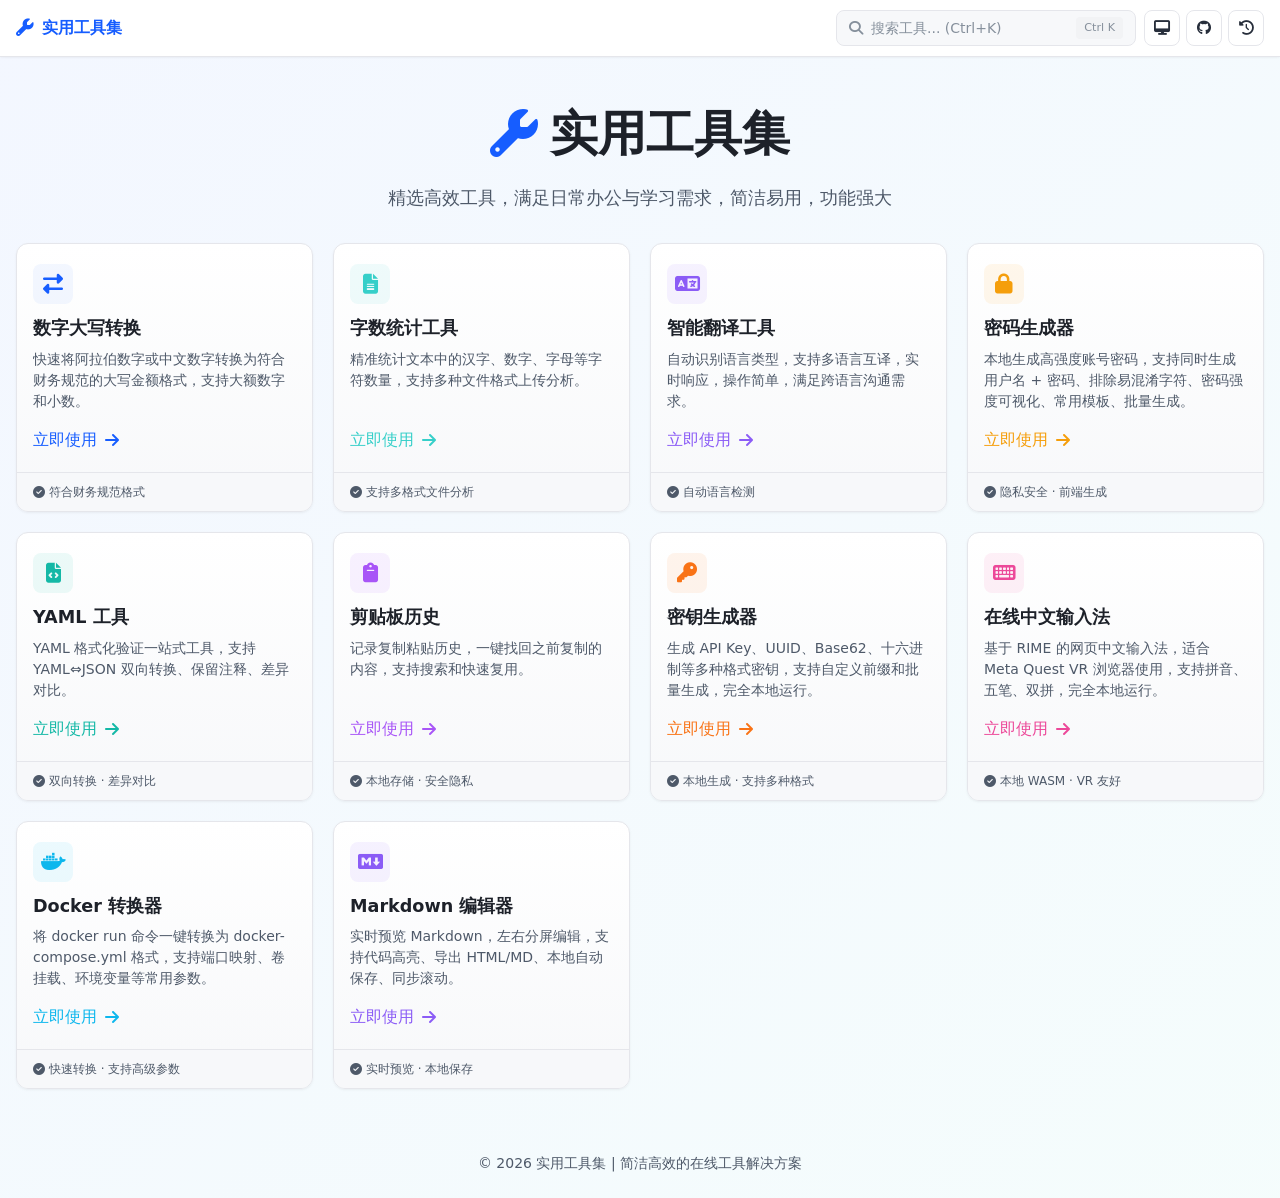
<file: index.html>
<!DOCTYPE html>
<html lang="zh-CN">
<head>
    <meta charset="UTF-8">
    <meta name="viewport" content="width=device-width, initial-scale=1.0">
    <meta name="apple-mobile-web-app-title" content="实用工具集">
    <meta name="description" content="实用工具集提供数字大写转换、字数统计、智能翻译、密码生成器、YAML 工具、Markdown 编辑器、Docker 转换器、在线中文输入法等多种在线工具，简洁高效，满足日常办公与开发需求">
    <meta name="keywords" content="实用工具，数字大写转换，字数统计，智能翻译，密码生成器,YAML 格式化,YAML 对比，Markdown 编辑器，在线工具，开发工具，办公工具">
    <title>实用工具集 - 高效的在线工具解决方案</title>
    <link rel="icon" type="image/png" href="favicon-96x96.png" sizes="96x96">
    <link rel="icon" type="image/svg+xml" href="favicon.svg">
    <link rel="shortcut icon" href="favicon.ico">
    <link rel="apple-touch-icon" sizes="180x180" href="apple-touch-icon.png">
    <link rel="manifest" href="site.webmanifest">

    <!-- 主题闪烁防护 -->
    <script>
        (function(){
            var t=localStorage.getItem('theme');
            if(!t)t='system';
            if(t==='system')t=window.matchMedia('(prefers-color-scheme:dark)').matches?'dark':'light';
            document.documentElement.setAttribute('data-theme',t);
        })();
    </script>

    <!-- CDN -->
    <link href="https://cdnjs.cloudflare.com/ajax/libs/font-awesome/6.4.0/css/all.min.css" rel="stylesheet" crossorigin="anonymous">

    <!-- 共享 CSS -->
    <link rel="stylesheet" href="css/shared.css">
    <link rel="stylesheet" href="css/themes.css">
    <link rel="stylesheet" href="css/navbar.css">
    <link rel="stylesheet" href="css/loading.css">

    <style>
        /* ========== 首页特有样式 ========== */
        body {
            min-height: 100vh;
            background: linear-gradient(135deg, var(--color-primary-light) 0%, rgba(54, 207, 201, 0.05) 100%);
        }

        .page-content {
            padding: 1.5rem 0;
        }

        .container {
            max-width: 1400px;
            margin: 0 auto;
            padding: 0 1rem;
        }

        /* 标题样式 */
        .page-title {
            text-align: center;
            margin-bottom: 2rem;
            padding-top: 1rem;
        }

        .page-title h1 {
            font-size: clamp(2rem, 5vw, 3rem);
            font-weight: bold;
            color: var(--color-gray-700);
            margin-bottom: 1rem;
            display: flex;
            align-items: center;
            justify-content: center;
        }

        .page-title p {
            color: var(--color-gray-500);
            max-width: 600px;
            margin: 0 auto;
            font-size: 1.1rem;
        }

        /* 网格布局 */
        .tools-grid {
            display: grid;
            grid-template-columns: 1fr;
            gap: 1.5rem;
            grid-auto-rows: 1fr;
        }

        @media (min-width: 640px) {
            .tools-grid {
                grid-template-columns: repeat(2, 1fr);
            }
        }

        @media (min-width: 1024px) {
            .tools-grid {
                grid-template-columns: repeat(4, 1fr);
            }
        }

        @media (min-width: 1280px) {
            .tools-grid {
                grid-template-columns: repeat(4, 1fr);
                gap: 1.25rem;
            }
        }

        /* 卡片样式 */
        .tool-card {
            background: linear-gradient(180deg, var(--color-white) 0%, var(--color-gray-50) 100%);
            border-radius: var(--radius-lg);
            border: 1px solid var(--color-gray-200);
            overflow: hidden;
            cursor: pointer;
            transform: translateY(0);
            transition: transform 0.8s cubic-bezier(0.4, 0, 0.2, 1), box-shadow var(--transition-normal);
            display: flex;
            flex-direction: column;
            height: 100%;
            position: relative;
            z-index: 1;
            box-shadow: var(--shadow-card);
        }

        .tool-card:hover {
            transform: translateY(-4px);
            box-shadow: var(--shadow-hover);
        }

        .tool-card-content {
            padding: 1.25rem 1rem;
            flex: 1;
            display: flex;
            flex-direction: column;
        }

        .tool-icon {
            width: 2.5rem;
            height: 2.5rem;
            border-radius: var(--radius-md);
            display: flex;
            align-items: center;
            justify-content: center;
            margin-bottom: 0.75rem;
            transition: all var(--transition-normal);
        }

        .tool-card:hover .tool-icon {
            transform: scale(1.1);
        }

        .tool-icon i {
            font-size: 1.25rem !important;
        }

        .tool-card h2 {
            font-size: 1.1rem;
            font-weight: var(--font-weight-semibold);
            color: var(--color-gray-700);
            margin-bottom: 0.5rem;
            height: auto;
            line-height: 1.4;
        }

        .tool-description {
            color: var(--color-gray-500);
            margin-bottom: 1rem;
            line-height: 1.5;
            font-size: 0.875rem;
            height: auto;
            overflow: hidden;
            display: -webkit-box;
            -webkit-line-clamp: 3;
            -webkit-box-orient: vertical;
        }

        .tool-action-container {
            margin-top: auto;
        }

        .tool-action {
            display: inline-flex;
            align-items: center;
            font-weight: 500;
            transition: color 0.2s ease;
        }

        .tool-action i {
            margin-left: 0.5rem;
            transition: transform 0.3s ease;
        }

        .tool-card-footer {
            padding: 0.625rem 1rem;
            background-color: var(--color-gray-50);
            border-top: 1px solid var(--color-gray-200);
            font-size: 0.75rem;
            color: var(--color-gray-500);
            height: auto;
            display: flex;
            align-items: center;
        }

        .tool-card-footer i {
            color: var(--color-secondary);
            margin-right: 0.25rem;
        }

        .card-link {
            display: flex;
            flex-direction: column;
            height: 100%;
            width: 100%;
            text-decoration: none;
        }

        footer {
            text-align: center;
            margin-top: 4rem;
            color: var(--color-gray-500);
            font-size: 0.875rem;
        }

        /* 工具特定颜色 */
        .tool-number .tool-icon { background-color: var(--color-tool-number-light); }
        .tool-number .tool-action { color: var(--color-tool-number); }
        .tool-number:hover .tool-icon { background-color: var(--color-tool-number-ring); }
        .tool-number .tool-icon i { color: var(--color-tool-number); }

        .tool-wordcount .tool-icon { background-color: var(--color-tool-wordcount-light); }
        .tool-wordcount .tool-action { color: var(--color-tool-wordcount); }
        .tool-wordcount:hover .tool-icon { background-color: var(--color-tool-wordcount-ring); }
        .tool-wordcount .tool-icon i { color: var(--color-tool-wordcount); }

        .tool-translate .tool-icon { background-color: var(--color-tool-translate-light); }
        .tool-translate .tool-action { color: var(--color-tool-translate); }
        .tool-translate:hover .tool-icon { background-color: var(--color-tool-translate-ring); }
        .tool-translate .tool-icon i { color: var(--color-tool-translate); }

        .tool-password .tool-icon { background-color: var(--color-tool-password-light); }
        .tool-password .tool-action { color: var(--color-tool-password); }
        .tool-password:hover .tool-icon { background-color: var(--color-tool-password-ring); }
        .tool-password .tool-icon i { color: var(--color-tool-password); }

        .tool-yaml .tool-icon { background-color: var(--color-tool-yaml-light); }
        .tool-yaml .tool-action { color: var(--color-tool-yaml); }
        .tool-yaml:hover .tool-icon { background-color: var(--color-tool-yaml-ring); }
        .tool-yaml .tool-icon i { color: var(--color-tool-yaml); }

        .tool-clipboard .tool-icon { background-color: var(--color-tool-clipboard-light); }
        .tool-clipboard .tool-action { color: var(--color-tool-clipboard); }
        .tool-clipboard:hover .tool-icon { background-color: var(--color-tool-clipboard-ring); }
        .tool-clipboard .tool-icon i { color: var(--color-tool-clipboard); }

        .tool-key .tool-icon { background-color: var(--color-tool-key-light); }
        .tool-key .tool-action { color: var(--color-tool-key); }
        .tool-key:hover .tool-icon { background-color: var(--color-tool-key-ring); }
        .tool-key .tool-icon i { color: var(--color-tool-key); }

        .tool-vrime .tool-icon { background-color: var(--color-tool-vrime-light); }
        .tool-vrime .tool-action { color: var(--color-tool-vrime); }
        .tool-vrime:hover .tool-icon { background-color: var(--color-tool-vrime-ring); }
        .tool-vrime .tool-icon i { color: var(--color-tool-vrime); }

        .tool-docker .tool-icon { background-color: var(--color-tool-docker-light); }
        .tool-docker .tool-action { color: var(--color-tool-docker); }
        .tool-docker:hover .tool-icon { background-color: var(--color-tool-docker-ring); }
        .tool-docker .tool-icon i { color: var(--color-tool-docker); }

        .tool-markdown .tool-icon { background-color: var(--color-tool-markdown-light); }
        .tool-markdown .tool-action { color: var(--color-tool-markdown); }
        .tool-markdown:hover .tool-icon { background-color: var(--color-tool-markdown-ring); }
        .tool-markdown .tool-icon i { color: var(--color-tool-markdown); }

        .tool-card:hover .tool-action i {
            transform: translateX(6px);
        }

        /* 入场动画 */
        .card-enter {
            opacity: 0;
            transform: translateY(10px);
            transition: opacity 0.6s ease-out, transform 0.6s cubic-bezier(0.4, 0, 0.2, 1);
        }

        .card-enter-active {
            opacity: 1 !important;
            transform: translateY(0) !important;
        }

        /* 深色模式适配 */
        [data-theme="dark"] .tool-card {
            background: linear-gradient(180deg, var(--color-white) 0%, var(--color-gray-100) 100%);
        }

        [data-theme="dark"] .tool-card-footer {
            background-color: var(--color-gray-100);
        }

        [data-theme="dark"] body,
        [data-theme="dark"] .page-content {
            background: linear-gradient(135deg, var(--color-gray-100) 0%, var(--color-gray-50) 100%);
        }

        @media (prefers-color-scheme: dark) {
            :root:not([data-theme="light"]) .tool-card {
                background: linear-gradient(180deg, var(--color-white) 0%, var(--color-gray-100) 100%);
            }

            :root:not([data-theme="light"]) .tool-card-footer {
                background-color: var(--color-gray-100);
            }

            :root:not([data-theme="light"]) body,
            :root:not([data-theme="light"]) .page-content {
                background: linear-gradient(135deg, var(--color-gray-100) 0%, var(--color-gray-50) 100%);
            }
        }
    </style>
</head>
<body>
    <div class="page-content">
    <div class="container">
        <header class="page-title">
            <h1>
                <i class="fas fa-wrench" style="color: var(--color-tool-number); margin-right: 0.75rem;"></i>实用工具集
            </h1>
            <p>
                精选高效工具，满足日常办公与学习需求，简洁易用，功能强大
            </p>
        </header>

        <div class="tools-grid" id="tools-grid"></div>

        <footer>
            <p>© 2026 实用工具集 | 简洁高效的在线工具解决方案</p>
        </footer>
    </div>
    </div>

    <script src="js/utils/toast.js"></script>
    <script src="js/utils/debounce.js"></script>
    <script src="js/utils/copy.js"></script>
    <script src="js/utils/theme.js"></script>
    <script src="js/utils/usage.js"></script>
    <script src="js/components/navbar.js"></script>

    <script>
        // 工具配置数据
        const TOOLS_CONFIG = [
            { id: 'number-converter', name: '数字大写转换', url: 'number-converter.html', icon: 'fas fa-right-left', category: 'number', description: '快速将阿拉伯数字或中文数字转换为符合财务规范的大写金额格式，支持大额数字和小数。', feature: '符合财务规范格式' },
            { id: 'word-count', name: '字数统计工具', url: 'word-count.html', icon: 'fas fa-file-lines', category: 'wordcount', description: '精准统计文本中的汉字、数字、字母等字符数量，支持多种文件格式上传分析。', feature: '支持多格式文件分析' },
            { id: 'translator', name: '智能翻译工具', url: 'translator.html', icon: 'fas fa-language', category: 'translate', description: '自动识别语言类型，支持多语言互译，实时响应，操作简单，满足跨语言沟通需求。', feature: '自动语言检测' },
            { id: 'password-generator', name: '密码生成器', url: 'password-generator.html', icon: 'fas fa-lock', category: 'password', description: '本地生成高强度账号密码，支持同时生成用户名 + 密码、排除易混淆字符、密码强度可视化、常用模板、批量生成。', feature: '隐私安全 · 前端生成' },
            { id: 'yaml-previewer', name: 'YAML 工具', url: 'yaml-previewer.html', icon: 'fas fa-file-code', category: 'yaml', description: 'YAML 格式化验证一站式工具，支持 YAML⇔JSON 双向转换、保留注释、差异对比。', feature: '双向转换 · 差异对比' },
            { id: 'clipboard-history', name: '剪贴板历史', url: 'clipboard-history.html', icon: 'fas fa-clipboard', category: 'clipboard', description: '记录复制粘贴历史，一键找回之前复制的内容，支持搜索和快速复用。', feature: '本地存储 · 安全隐私' },
            { id: 'key-generator', name: '密钥生成器', url: 'key-generator.html', icon: 'fas fa-key', category: 'key', description: '生成 API Key、UUID、Base62、十六进制等多种格式密钥，支持自定义前缀和批量生成，完全本地运行。', feature: '本地生成 · 支持多种格式' },
            { id: 'vrime', name: '在线中文输入法', url: 'vrime.html', icon: 'fas fa-keyboard', category: 'vrime', description: '基于 RIME 的网页中文输入法，适合 Meta Quest VR 浏览器使用，支持拼音、五笔、双拼，完全本地运行。', feature: '本地 WASM · VR 友好' },
            { id: 'docker-converter', name: 'Docker 转换器', url: 'docker-converter.html', icon: 'fab fa-docker', category: 'docker', description: '将 docker run 命令一键转换为 docker-compose.yml 格式，支持端口映射、卷挂载、环境变量等常用参数。', feature: '快速转换 · 支持高级参数' },
            { id: 'markdown-editor', name: 'Markdown 编辑器', url: 'markdown-editor.html', icon: 'fab fa-markdown', category: 'markdown', description: '实时预览 Markdown，左右分屏编辑，支持代码高亮、导出 HTML/MD、本地自动保存、同步滚动。', feature: '实时预览 · 本地保存' }
        ];

        // 按常用度排序：使用权重 2、打开权重 1，同分按最近访问（数据由 Usage 统一维护）
        function sortByUsage(tools) {
            if (!window.Usage) return tools.slice();
            const scores = {};
            Usage.frequent(50).forEach(item => { scores[item.path] = item.score; });
            return tools.slice().sort((a, b) => (scores[b.url] || 0) - (scores[a.url] || 0));
        }

        document.addEventListener('DOMContentLoaded', function() {
            const grid = document.getElementById('tools-grid');
            
            // 按常用度排序
            const sortedTools = sortByUsage(TOOLS_CONFIG);
            
            // 渲染卡片
            sortedTools.forEach((tool, index) => {
                const card = createToolCard(tool, index);
                grid.appendChild(card);
            });
        });
        
        function createToolCard(tool, index) {
            const card = document.createElement('div');
            card.className = `tool-card tool-${tool.category}`;
            card.dataset.url = tool.url;
            card.style.transitionDelay = `${80 * index}ms`;
            
            card.innerHTML = `
                <a href="${tool.url}" class="card-link">
                    <div class="tool-card-content">
                        <div class="tool-icon"><i class="${tool.icon}"></i></div>
                        <h2>${tool.name}</h2>
                        <div class="tool-description">${tool.description}</div>
                        <div class="tool-action-container">
                            <div class="tool-action">立即使用<i class="fas fa-arrow-right"></i></div>
                        </div>
                    </div>
                    <div class="tool-card-footer"><i class="fas fa-circle-check"></i>${tool.feature}</div>
                </a>
            `;
            
            // 入场动画
            card.classList.add('card-enter');
            setTimeout(() => card.classList.add('card-enter-active'), 80 * index);
            
            return card;
        }

        // 调试工具：重置用量数据
        window.resetUsage = () => {
            if (window.Usage) Usage.clear();
            location.reload();
        };
    </script>
</body>
</html>
</file>
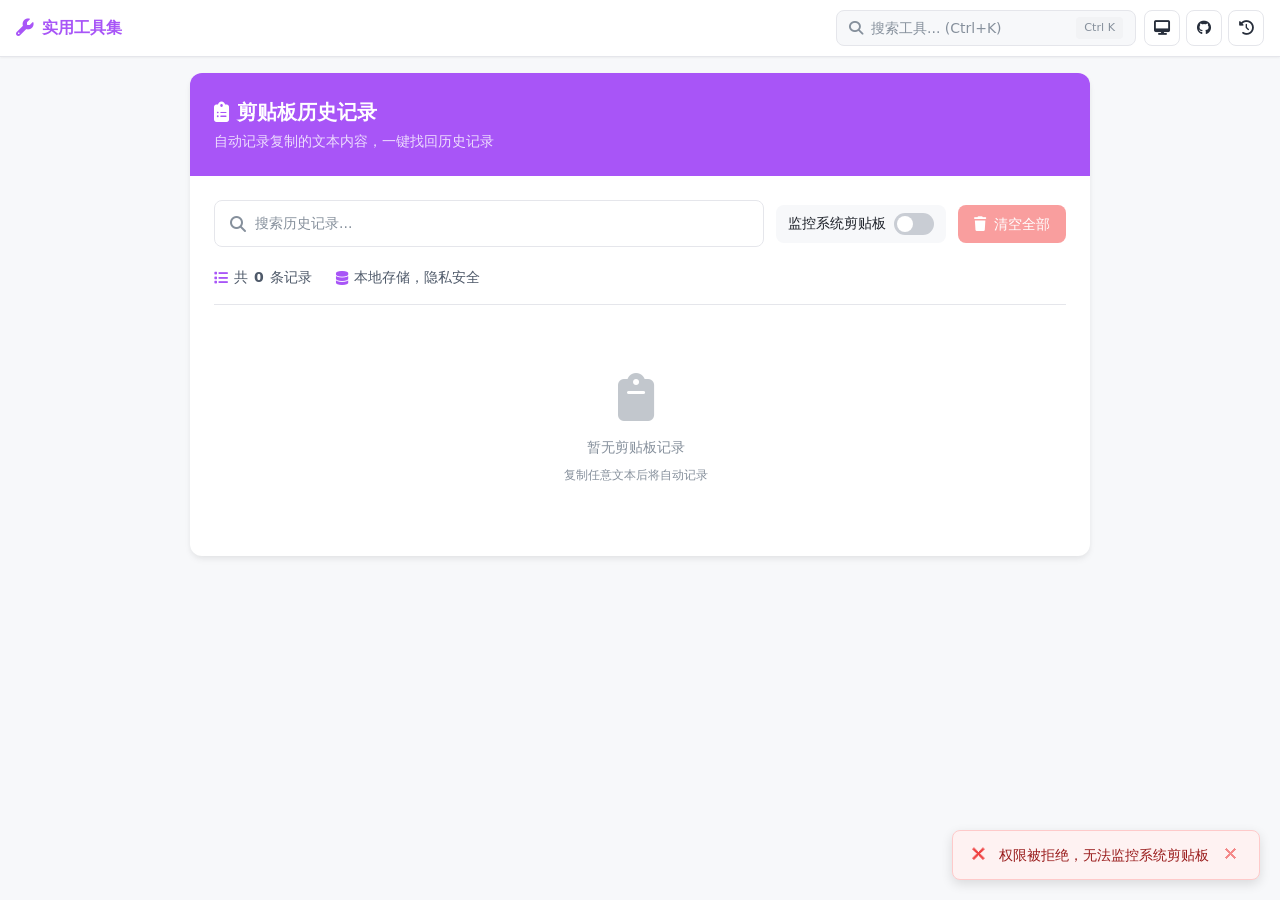
<file: clipboard-history.html>
<!DOCTYPE html>
<html lang="zh-CN">
<head>
    <meta charset="UTF-8">
    <meta name="viewport" content="width=device-width, initial-scale=1.0">
    <title>剪贴板历史 - 复制粘贴记录管理</title>
    <meta name="description" content="在线剪贴板历史管理工具，自动记录复制内容，支持搜索、置顶、去重与本地持久化，数据仅保存在浏览器本地，不上传服务器。">
    <link rel="icon" type="image/png" href="icons/clipboard-96x96.png" sizes="96x96">
    <link rel="shortcut icon" href="icons/clipboard-96x96.png">
    <link rel="apple-touch-icon" sizes="180x180" href="icons/clipboard-apple-touch-icon.png">
    <link rel="manifest" href="site.webmanifest">

    <!-- 主题闪烁防护（必须在 CSS 之前） -->
    <script>
        (function(){
            var t=localStorage.getItem('theme');
            if(!t)t=window.matchMedia('(prefers-color-scheme:dark)').matches?'dark':'light';
            document.documentElement.setAttribute('data-theme',t);
        })();
    </script>

    <link href="https://cdnjs.cloudflare.com/ajax/libs/font-awesome/6.4.0/css/all.min.css" rel="stylesheet" crossorigin="anonymous">
    <link rel="stylesheet" href="css/shared.css">
    <link rel="stylesheet" href="css/themes.css">
    <link rel="stylesheet" href="css/navbar.css">
    <link rel="stylesheet" href="css/loading.css">

    <style>
        :root {
            --color-primary: var(--color-tool-clipboard);
            --color-primary-dark: var(--color-tool-clipboard-dark);
            --color-primary-light: var(--color-tool-clipboard-light);
            --color-primary-ring: var(--color-tool-clipboard-ring);
        }

        body {
            background-color: var(--color-gray-50);
            color: var(--color-gray-700);
            min-height: 100vh;
        }

        .page-content {
            padding: 1rem;
        }

        .container {
            max-width: 900px;
            margin: 0 auto;
            background: var(--color-white);
            border-radius: var(--radius-lg);
            box-shadow: var(--shadow-md);
            overflow: hidden;
        }

        .header {
            background: var(--color-primary);
            color: white;
            padding: 1.5rem;
        }

        .header h1 {
            font-size: 1.25rem;
            font-weight: bold;
            display: flex;
            align-items: center;
            margin-bottom: 0.25rem;
        }

        .header h1 i {
            margin-right: 0.5rem;
        }

        .header p {
            font-size: 0.875rem;
            opacity: 0.8;
        }

        .content {
            padding: 1.5rem;
            display: flex;
            flex-direction: column;
            gap: 1.25rem;
        }

        .toolbar {
            display: flex;
            gap: 0.75rem;
            flex-wrap: wrap;
            align-items: center;
        }

        .clipboard-search {
            flex: 1;
            min-width: 200px;
            position: relative;
        }

        .clipboard-search i {
            position: absolute;
            left: 1rem;
            top: 50%;
            transform: translateY(-50%);
            color: var(--color-gray-400);
        }

        .clipboard-search input {
            width: 100%;
            padding: 0.75rem 1rem 0.75rem 2.5rem;
            border: 1px solid var(--color-gray-200);
            border-radius: var(--radius-md);
            font-size: 0.875rem;
            transition: var(--transition-normal);
        }

        .clipboard-search input:focus {
            outline: none;
            border-color: var(--color-primary);
            box-shadow: 0 0 0 3px var(--color-primary-light);
        }

        .toggle-container {
            display: flex;
            align-items: center;
            gap: 0.5rem;
            padding: 0.5rem 0.75rem;
            background: var(--color-gray-50);
            border-radius: var(--radius-md);
            font-size: 0.875rem;
        }

        .toggle-switch {
            position: relative;
            width: 40px;
            height: 22px;
        }

        .toggle-switch input {
            opacity: 0;
            width: 0;
            height: 0;
        }

        .toggle-slider {
            position: absolute;
            cursor: pointer;
            top: 0;
            left: 0;
            right: 0;
            bottom: 0;
            background-color: var(--color-gray-300);
            transition: var(--transition-normal);
            border-radius: 22px;
        }

        .toggle-slider:before {
            position: absolute;
            content: "";
            height: 16px;
            width: 16px;
            left: 3px;
            bottom: 3px;
            background-color: white;
            transition: var(--transition-normal);
            border-radius: 50%;
        }

        input:checked + .toggle-slider {
            background-color: var(--color-primary);
        }

        input:checked + .toggle-slider:before {
            transform: translateX(18px);
        }

        .btn {
            padding: 0.75rem 1rem;
            border-radius: var(--radius-md);
            font-weight: 500;
            font-size: 0.875rem;
            border: none;
            cursor: pointer;
            transition: var(--transition-normal);
            display: inline-flex;
            align-items: center;
            gap: 0.5rem;
        }

        .btn-danger {
            background-color: var(--color-danger);
            color: white;
        }

        .btn-danger:hover {
            background-color: #DC2626;
        }

        .btn:disabled {
            opacity: 0.5;
            cursor: not-allowed;
        }

        .stats-bar {
            display: flex;
            gap: 1.5rem;
            font-size: 0.875rem;
            color: var(--color-gray-500);
            padding-bottom: 1rem;
            border-bottom: 1px solid var(--color-gray-200);
        }

        .stats-bar span {
            display: flex;
            align-items: center;
            gap: 0.375rem;
        }

        .stats-bar i {
            color: var(--color-primary);
        }

        .clipboard-list {
            display: flex;
            flex-direction: column;
            gap: 0.75rem;
            max-height: 500px;
            overflow-y: auto;
            padding-right: 0.5rem;
        }

        .clipboard-list::-webkit-scrollbar {
            width: 6px;
        }

        .clipboard-list::-webkit-scrollbar-track {
            background: var(--color-gray-100);
            border-radius: 3px;
        }

        .clipboard-list::-webkit-scrollbar-thumb {
            background: var(--color-gray-300);
            border-radius: 3px;
        }

        .clipboard-item {
            display: flex;
            gap: 0.75rem;
            padding: 1rem;
            background: var(--color-gray-50);
            border-radius: var(--radius-md);
            border: 1px solid var(--color-gray-200);
            transition: var(--transition-normal);
        }

        .clipboard-item:hover {
            border-color: var(--color-primary);
            box-shadow: 0 0 0 2px var(--color-primary-light);
        }

        .item-content {
            flex: 1;
            min-width: 0;
        }

        .item-text {
            font-size: 0.875rem;
            color: var(--color-gray-700);
            line-height: 1.4;
            display: -webkit-box;
            -webkit-line-clamp: 3;
            -webkit-box-orient: vertical;
            overflow: hidden;
            word-break: break-all;
        }

        .item-meta {
            display: flex;
            align-items: center;
            gap: 1rem;
            margin-top: 0.5rem;
            font-size: 0.75rem;
            color: var(--color-gray-400);
        }

        .item-meta i {
            margin-right: 0.25rem;
        }

        .item-actions {
            display: flex;
            flex-direction: column;
            gap: 0.5rem;
        }

        .btn-icon {
            width: 32px;
            height: 32px;
            padding: 0;
            display: flex;
            align-items: center;
            justify-content: center;
            border-radius: var(--radius-md);
            border: none;
            cursor: pointer;
            transition: var(--transition-normal);
            background: var(--color-gray-100);
            color: var(--color-gray-600);
        }

        .btn-icon:hover {
            background: var(--color-primary);
            color: white;
        }

        .btn-icon.btn-delete:hover {
            background: var(--color-danger);
        }

        .empty-state {
            text-align: center;
            padding: 3rem 1rem;
            color: var(--color-gray-400);
        }

        .empty-state i {
            font-size: 3rem;
            margin-bottom: 1rem;
            opacity: 0.5;
        }

        .empty-state p {
            font-size: 0.875rem;
        }




        /* 深色模式 - 页面特有样式（输入框由 themes.css 全局处理） */
        [data-theme="dark"] .toggle-container {
            background-color: var(--color-gray-100);
        }
        [data-theme="dark"] .clipboard-item {
            background-color: var(--color-gray-100);
            border-color: var(--color-gray-200);
        }
        [data-theme="dark"] .btn-icon {
            background-color: var(--color-gray-200);
            color: var(--color-gray-600);
        }
        [data-theme="dark"] .btn-danger:hover {
            background-color: #F87171;
        }
        [data-theme="dark"] .empty-state {
            color: var(--color-gray-500);
        }
        [data-theme="dark"] .stats-bar {
            color: var(--color-gray-400);
        }

        @media (max-width: 640px) {
            .toolbar {
                flex-direction: column;
                align-items: stretch;
            }
            .toggle-container {
                justify-content: space-between;
            }
        }
    </style>
</head>
<body>
    <div class="page-content">
    <div class="container">
        <div class="header">
            <h1><i class="fas fa-clipboard-list"></i>剪贴板历史记录</h1>
            <p>自动记录复制的文本内容，一键找回历史记录</p>
        </div>
        <div class="content">
            <div class="toolbar">
                <div class="clipboard-search">
                    <i class="fas fa-search"></i>
                    <input type="text" id="searchInput" placeholder="搜索历史记录..." oninput="renderHistory()">
                </div>
                <div class="toggle-container">
                    <span>监控系统剪贴板</span>
                    <label class="toggle-switch">
                        <input type="checkbox" id="monitorToggle" checked onchange="toggleMonitor()">
                        <span class="toggle-slider"></span>
                    </label>
                </div>
                <button class="btn btn-danger" id="clearBtn" onclick="clearAll()" disabled>
                    <i class="fas fa-trash"></i>清空全部
                </button>
            </div>
            <div class="stats-bar">
                <span><i class="fas fa-list"></i>共 <strong id="totalCount">0</strong> 条记录</span>
                <span><i class="fas fa-database"></i>本地存储，隐私安全</span>
            </div>
            <div class="clipboard-list" id="clipboardHistoryList">
                <div class="empty-state">
                    <i class="fas fa-clipboard"></i>
                    <p>暂无剪贴板记录</p>
                    <p style="margin-top: 0.5rem; font-size: 0.75rem;">复制任意文本后将自动记录</p>
                </div>
            </div>
        </div>
    </div>
    </div>

    <!-- 共享 JS（严格按依赖顺序） -->
    <script src="js/utils/toast.js"></script>
    <script src="js/utils/debounce.js"></script>
    <script src="js/utils/copy.js"></script>
    <script src="js/utils/theme.js"></script>
    <script src="js/utils/usage.js"></script>
    <script src="js/components/navbar.js"></script>

    <script>
        var STORAGE_KEY = 'clipboard_history';
        var MAX_HISTORY = 50;
        var monitorEnabled = true;

        function getHistory() {
            try {
                var data = localStorage.getItem(STORAGE_KEY);
                return data ? JSON.parse(data) : [];
            } catch (e) {
                return [];
            }
        }

        function saveHistory(history) {
            try { localStorage.setItem(STORAGE_KEY, JSON.stringify(history)); } catch (err) { /* 无痕模式或配额超限：静默降级 */ }
        }

        function addToHistory(text) {
            if (!text || !text.trim()) return;

            var trimmed = text.trim();
            var history = getHistory();

            var filtered = history.filter(function(item) { return item.text !== trimmed; });
            filtered.unshift({ text: trimmed, timestamp: Date.now() });

            if (filtered.length > MAX_HISTORY) {
                filtered.pop();
            }

            saveHistory(filtered);
            renderHistory();
        }

        function deleteItem(index) {
            var history = getHistory();
            history.splice(index, 1);
            saveHistory(history);
            renderHistory();
            Toast.success('已删除');
        }

        function clearAll() {
            if (!confirm('确定要清空所有历史记录吗？')) return;
            try { localStorage.removeItem(STORAGE_KEY); } catch (err) { /* 无痕模式或配额超限：静默降级 */ }
            renderHistory();
            Toast.success('已清空所有记录');
        }

        function formatTime(timestamp) {
            var now = Date.now();
            var diff = now - timestamp;
            var minutes = Math.floor(diff / 60000);
            var hours = Math.floor(diff / 3600000);
            var days = Math.floor(diff / 86400000);

            if (diff < 60000) return '刚刚';
            if (minutes < 60) return minutes + '分钟前';
            if (hours < 24) return hours + '小时前';
            if (days < 7) return days + '天前';

            var date = new Date(timestamp);
            return (date.getMonth() + 1) + '/' + date.getDate() + ' ' + date.getHours() + ':' + String(date.getMinutes()).padStart(2, '0');
        }

        function renderHistory() {
            var history = getHistory();
            var searchTerm = document.getElementById('searchInput').value.toLowerCase();
            var container = document.getElementById('clipboardHistoryList');
            var clearBtn = document.getElementById('clearBtn');

            var filtered = history.filter(function(item) {
                return item.text.toLowerCase().includes(searchTerm);
            });

            document.getElementById('totalCount').textContent = filtered.length;
            clearBtn.disabled = history.length === 0;

            container.textContent = '';

            if (filtered.length === 0) {
                var emptyState = document.createElement('div');
                emptyState.className = 'empty-state';

                var icon = document.createElement('i');
                icon.className = 'fas fa-clipboard';

                var title = document.createElement('p');
                title.textContent = history.length === 0 ? '暂无剪贴板记录' : '未找到匹配的记录';

                var tip = document.createElement('p');
                tip.style.marginTop = '0.5rem';
                tip.style.fontSize = '0.75rem';
                tip.textContent = history.length === 0 ? '复制任意文本后将自动记录' : '试试其他关键词';

                emptyState.appendChild(icon);
                emptyState.appendChild(title);
                emptyState.appendChild(tip);
                container.appendChild(emptyState);
                return;
            }

            filtered.forEach(function(item) {
                var historyItem = document.createElement('div');
                historyItem.className = 'clipboard-item';

                var content = document.createElement('div');
                content.className = 'item-content';

                var text = document.createElement('div');
                text.className = 'item-text';
                text.textContent = item.text;

                var meta = document.createElement('div');
                meta.className = 'item-meta';

                var time = document.createElement('span');
                var timeIcon = document.createElement('i');
                timeIcon.className = 'far fa-clock';
                time.appendChild(timeIcon);
                time.appendChild(document.createTextNode(formatTime(item.timestamp)));

                var length = document.createElement('span');
                var lengthIcon = document.createElement('i');
                lengthIcon.className = 'far fa-file-alt';
                length.appendChild(lengthIcon);
                length.appendChild(document.createTextNode(item.text.length + ' 字符'));

                meta.appendChild(time);
                meta.appendChild(length);
                content.appendChild(text);
                content.appendChild(meta);

                var actions = document.createElement('div');
                actions.className = 'item-actions';

                var copyBtn = document.createElement('button');
                copyBtn.className = 'btn-icon';
                copyBtn.type = 'button';
                copyBtn.title = '复制';
                copyBtn.addEventListener('click', function() { window.copyToClipboard(item.text, { toast: true, successMsg: '已复制', errorMsg: '复制失败' }); });
                var copyIcon = document.createElement('i');
                copyIcon.className = 'fas fa-copy';
                copyBtn.appendChild(copyIcon);

                var deleteBtn = document.createElement('button');
                deleteBtn.className = 'btn-icon btn-delete';
                deleteBtn.type = 'button';
                deleteBtn.title = '删除';
                deleteBtn.addEventListener('click', function() { deleteItem(history.indexOf(item)); });
                var deleteIcon = document.createElement('i');
                deleteIcon.className = 'fas fa-times';
                deleteBtn.appendChild(deleteIcon);

                actions.appendChild(copyBtn);
                actions.appendChild(deleteBtn);
                historyItem.appendChild(content);
                historyItem.appendChild(actions);
                container.appendChild(historyItem);
            });
        }


        var lastClipboardText = '';

        function checkClipboardOnFocus() {
            if (!monitorEnabled) return;
            try {
                navigator.clipboard.readText().then(function(text) {
                    if (text && text.trim() && text.trim() !== lastClipboardText) {
                        lastClipboardText = text.trim();
                        addToHistory(text.trim());
                    }
                }).catch(function() {});
            } catch(e) {}
        }

        // 页面获得焦点时读取剪贴板（最可靠的跨页面/跨应用检测方式）
        window.addEventListener('focus', function() {
            setTimeout(checkClipboardOnFocus, 100);
        });
        document.addEventListener('visibilitychange', function() {
            if (!document.hidden) {
                setTimeout(checkClipboardOnFocus, 100);
            }
        });

        // 页面内复制监听
        document.addEventListener('copy', function() {
            setTimeout(function() {
                var text = window.getSelection().toString();
                if (text && text.trim()) {
                    lastClipboardText = text.trim();
                    addToHistory(text.trim());
                }
            }, 10);
        });

        // 监听 copy.js 的自定义事件（navigator.clipboard.writeText 不触发原生 copy 事件）
        document.addEventListener('clipboard-copy', function(e) {
            if (e.detail && e.detail.text && e.detail.text.trim()) {
                lastClipboardText = e.detail.text.trim();
                addToHistory(e.detail.text.trim());
            }
        });

        function toggleMonitor(silent) {
            var toggle = document.getElementById('monitorToggle');
            if (toggle.checked) {
                // Clipboard API 只在安全上下文（https / localhost）可用。
                // 非安全上下文下直接调用会抛未捕获 TypeError 并中断整页脚本，
                // 因此先判断存在性（同页 checkClipboardOnFocus、copy.js 均有保护）。
                if (!navigator.clipboard || !navigator.clipboard.readText) {
                    toggle.checked = false;
                    monitorEnabled = false;
                    if (!silent) {
                        Toast.error('当前环境不支持剪贴板监控（需 HTTPS 或 localhost 访问）');
                    }
                    return;
                }
                navigator.clipboard.readText().then(function(text) {
                    if (text && text.trim()) {
                        lastClipboardText = text.trim();
                    }
                    monitorEnabled = true;
                    Toast.success('系统剪贴板监控已开启');
                }).catch(function(e) {
                    Toast.error('权限被拒绝，无法监控系统剪贴板');
                    toggle.checked = false;
                });
            } else {
                monitorEnabled = false;
                Toast.success('系统剪贴板监控已关闭');
            }
        }

        renderHistory();
        toggleMonitor(true);   // 页面加载时为静默模式，不支持时不打扰用户
    </script>
</body>
</html>
</file>
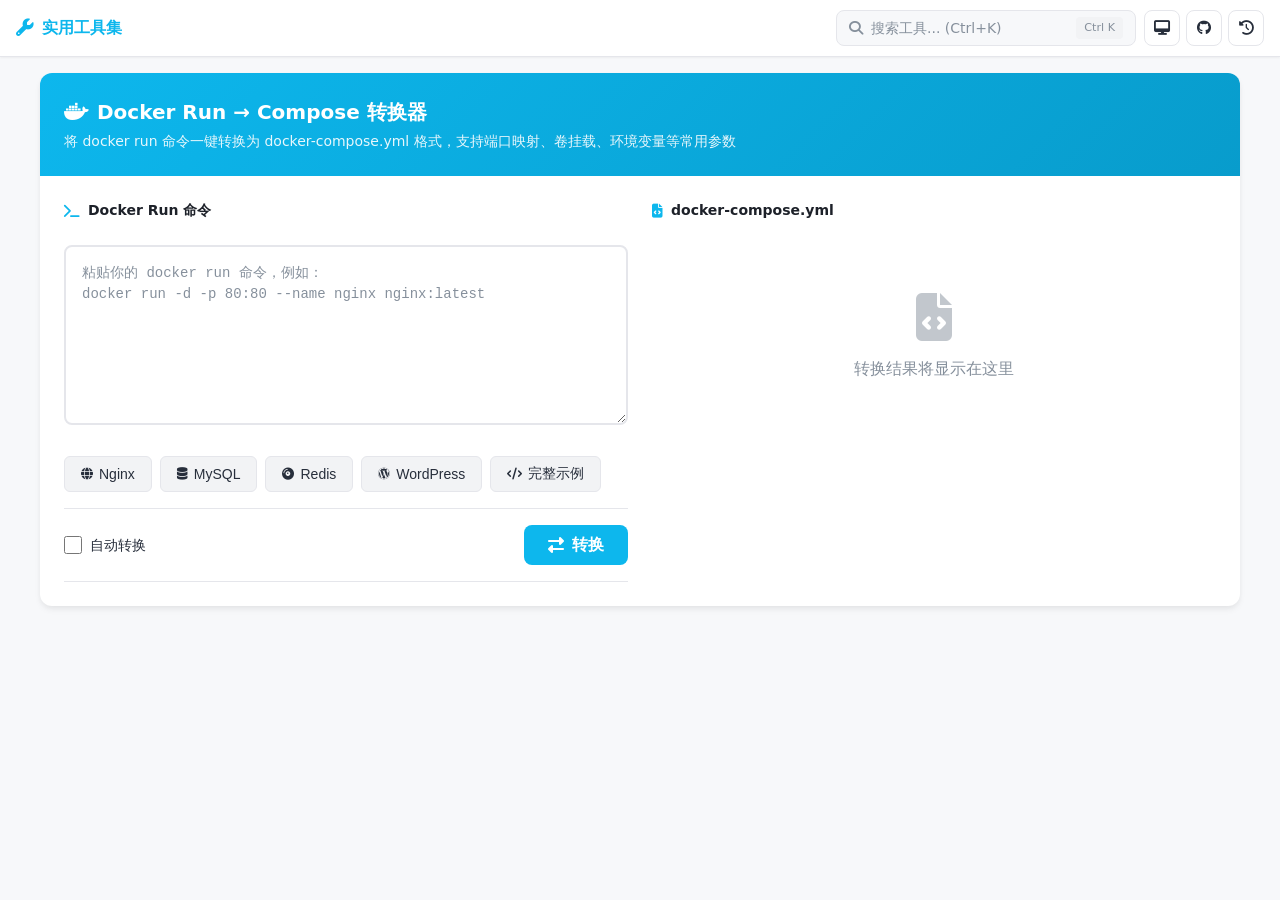
<file: docker-converter.html>
<!DOCTYPE html>
<html lang="zh-CN">
<head>
    <meta charset="UTF-8">
    <meta name="viewport" content="width=device-width, initial-scale=1.0">
    <title>Docker Run → Compose 转换器</title>
    <meta name="description" content="将 docker run 命令一键转换为 docker-compose.yml，自动识别端口映射、环境变量、数据卷、容器名与镜像，纯前端本地转换。">
    <link rel="icon" type="image/png" href="icons/docker-96x96.png" sizes="96x96">
    <link rel="shortcut icon" href="icons/docker-96x96.png">
    <link rel="apple-touch-icon" sizes="180x180" href="icons/docker-apple-touch-icon.png">
    <link rel="manifest" href="site.webmanifest">

    <!-- 主题闪烁防护 -->
    <script>
        (function(){
            var t=localStorage.getItem('theme');
            if(!t)t=window.matchMedia('(prefers-color-scheme:dark)').matches?'dark':'light';
            document.documentElement.setAttribute('data-theme',t);
        })();
    </script>

    <!-- CDN -->
    <link href="https://cdnjs.cloudflare.com/ajax/libs/font-awesome/6.4.0/css/all.min.css" rel="stylesheet" crossorigin="anonymous">

    <!-- 共享 CSS -->
    <link rel="stylesheet" href="css/shared.css">
    <link rel="stylesheet" href="css/themes.css">
    <link rel="stylesheet" href="css/navbar.css">
    <link rel="stylesheet" href="css/loading.css">

    <style>
        :root {
            --color-primary: var(--color-tool-docker);
            --color-primary-dark: var(--color-tool-docker-dark);
            --color-primary-light: var(--color-tool-docker-light);
            --color-primary-ring: var(--color-tool-docker-ring);
        }

        body {
            background-color: var(--color-gray-50);
            color: var(--color-gray-700);
            min-height: 100vh;
        }

        .page-content {
            padding: 1rem;
            display: flex;
            flex-direction: column;
            align-items: center;
        }

        .container {
            background: var(--color-white);
            border-radius: var(--radius-lg);
            box-shadow: var(--shadow-md);
            width: 100%;
            max-width: 1200px;
            overflow: hidden;
            transition: var(--transition-normal);
        }

        /* 宽屏双列布局 */
        @media (min-width: 992px) {
            .main-content {
                display: grid !important;
                grid-template-columns: 1fr 1fr;
                gap: 2rem;
            }
        }

        .header {
            background: linear-gradient(135deg, var(--color-primary) 0%, var(--color-primary-dark) 100%);
            color: white;
            padding: 1.5rem;
        }

        .header h1 {
            font-size: 1.25rem;
            font-weight: bold;
            display: flex;
            align-items: center;
            margin-bottom: 0.25rem;
        }

        .header h1 i {
            margin-right: 0.5rem;
        }

        .header p {
            font-size: 0.875rem;
            opacity: 0.9;
        }

        .main-content {
            padding: 1.5rem;
            display: flex;
            flex-direction: column;
            gap: 1.5rem;
        }

        .panel {
            display: flex;
            flex-direction: column;
            gap: 1rem;
        }

        .panel-header {
            display: flex;
            align-items: center;
            justify-content: space-between;
            margin-bottom: 0.5rem;
        }

        .panel-title {
            font-size: 0.875rem;
            font-weight: 600;
            color: var(--color-gray-700);
            display: flex;
            align-items: center;
            gap: 0.5rem;
        }

        .panel-title i {
            color: var(--color-primary);
        }

        .input-wrapper {
            position: relative;
        }

        textarea {
            width: 100%;
            min-height: 180px;
            padding: 1rem;
            border: 2px solid var(--color-gray-200);
            border-radius: var(--radius-md);
            font-family: var(--font-family-mono);
            font-size: var(--font-size-sm);
            line-height: var(--line-height-normal);
            color: var(--color-gray-700);
            background: var(--color-white);
            resize: vertical;
            transition: all var(--transition-fast);
        }

        textarea:focus {
            outline: none;
            border-color: var(--color-primary);
            box-shadow: 0 0 0 3px var(--color-primary-ring);
        }

        textarea::placeholder {
            color: var(--color-gray-400);
        }

        [data-theme="dark"] textarea {
            background: var(--color-gray-100);
            border-color: var(--color-gray-300);
        }

        /* 示例按钮区 */
        .example-buttons {
            display: flex;
            flex-wrap: wrap;
            gap: 0.5rem;
            margin-top: 0.5rem;
        }

        .example-btn {
            padding: 0.5rem 1rem;
            background: var(--color-gray-100);
            border: 1px solid var(--color-gray-200);
            border-radius: var(--radius-sm);
            font-size: var(--font-size-sm);
            color: var(--color-gray-600);
            cursor: pointer;
            transition: all var(--transition-fast);
            display: flex;
            align-items: center;
            gap: 0.375rem;
        }

        .example-btn:hover {
            background: var(--color-primary-light);
            border-color: var(--color-primary);
            color: var(--color-primary);
        }

        .example-btn i {
            font-size: var(--font-size-xs);
        }

        /* 控制区 */
        .controls {
            display: flex;
            align-items: center;
            justify-content: space-between;
            gap: 1rem;
            padding: 1rem 0;
            border-top: 1px solid var(--color-gray-200);
            border-bottom: 1px solid var(--color-gray-200);
        }

        [data-theme="dark"] .controls {
            border-color: var(--color-gray-300);
        }

        .auto-toggle {
            display: flex;
            align-items: center;
            gap: 0.5rem;
            font-size: var(--font-size-sm);
            color: var(--color-gray-600);
            cursor: pointer;
        }

        .auto-toggle input[type="checkbox"] {
            width: 18px;
            height: 18px;
            cursor: pointer;
            accent-color: var(--color-primary);
        }

        /* 按钮样式 */
        .btn {
            padding: 0.75rem 1.5rem;
            border: none;
            border-radius: var(--radius-md);
            font-size: var(--font-size-base);
            font-weight: 600;
            cursor: pointer;
            transition: all var(--transition-fast);
            display: inline-flex;
            align-items: center;
            justify-content: center;
            gap: 0.5rem;
        }

        .btn-primary {
            background: var(--color-primary);
            color: white;
        }

        .btn-primary:hover {
            background: var(--color-primary-dark);
            transform: translateY(-1px);
            box-shadow: var(--shadow-md);
        }

        .btn-primary:active {
            transform: translateY(0);
        }

        .output-wrapper {
            position: relative;
        }

        .output-actions {
            position: absolute;
            top: 0.75rem;
            right: 0.75rem;
            display: flex;
            gap: 0.5rem;
        }

        .action-btn {
            padding: 0.5rem 0.75rem;
            background: var(--color-white);
            border: 1px solid var(--color-gray-200);
            border-radius: var(--radius-sm);
            font-size: var(--font-size-sm);
            color: var(--color-gray-600);
            cursor: pointer;
            transition: all var(--transition-fast);
            display: flex;
            align-items: center;
            gap: 0.375rem;
        }

        .action-btn:hover {
            background: var(--color-primary-light);
            border-color: var(--color-primary);
            color: var(--color-primary);
        }

        pre {
            width: 100%;
            min-height: 180px;
            max-height: 400px;
            padding: 1rem;
            margin: 0;
            overflow: auto;
            background: var(--color-gray-100);
            border: 1px solid var(--color-gray-200);
            border-radius: var(--radius-md);
            font-family: var(--font-family-mono);
            font-size: var(--font-size-sm);
            line-height: var(--line-height-normal);
        }

        code {
            color: var(--color-gray-700);
        }

        [data-theme="dark"] pre {
            background: var(--color-gray-200);
            border-color: var(--color-gray-300);
        }

        /* 错误提示 */
        .error-box {
            padding: 0.875rem 1rem;
            background: #FEF2F2;
            border: 1px solid rgba(239, 68, 68, 0.3);
            border-radius: var(--radius-md);
            color: #DC2626;
            font-size: var(--font-size-sm);
            display: none;
            align-items: flex-start;
            gap: 0.75rem;
            transition: all var(--transition-fast);
        }

        .error-box i {
            margin-top: 0.125rem;
            flex-shrink: 0;
        }

        .error-box.show {
            display: flex;
        }

        [data-theme="dark"] .error-box {
            background: rgba(239, 68, 68, 0.15);
            border-color: rgba(239, 68, 68, 0.4);
            color: #F87171;
        }

        /* 解析信息 */
        .parse-info {
            padding: 1rem;
            background: var(--color-gray-100);
            border-radius: var(--radius-md);
            font-size: var(--font-size-sm);
        }

        [data-theme="dark"] .parse-info {
            background: var(--color-gray-200);
        }

        .parse-info h4 {
            font-weight: 600;
            color: var(--color-gray-700);
            margin-bottom: 0.75rem;
            display: flex;
            align-items: center;
            gap: 0.5rem;
        }

        .parse-info h4 i {
            color: var(--color-primary);
        }

        .parse-info ul {
            list-style: none;
            padding: 0;
            margin: 0;
        }

        .parse-info li {
            padding: 0.375rem 0;
            border-bottom: 1px solid var(--color-gray-200);
            display: flex;
            align-items: flex-start;
            gap: 0.5rem;
        }

        [data-theme="dark"] .parse-info li {
            border-color: var(--color-gray-300);
        }

        .parse-info li:last-child {
            border-bottom: none;
        }

        .parse-info li i {
            color: var(--color-success);
            margin-top: 0.125rem;
            flex-shrink: 0;
        }

        .parse-info li .label {
            color: var(--color-gray-500);
            min-width: 80px;
            font-weight: 500;
        }

        .parse-info li .value {
            color: var(--color-gray-700);
            font-family: var(--font-family-mono);
            word-break: break-all;
        }

        /* 空状态 */
        .empty-state {
            display: flex;
            flex-direction: column;
            align-items: center;
            justify-content: center;
            padding: 3rem 1rem;
            color: var(--color-gray-400);
            text-align: center;
        }

        .empty-state i {
            font-size: 3rem;
            margin-bottom: 1rem;
            opacity: 0.5;
        }

        .empty-state p {
            font-size: var(--font-size-base);
        }

        /* 响应式 */
        @media (max-width: 768px) {
            .controls {
                flex-direction: column;
                align-items: stretch;
            }

            .btn {
                width: 100%;
            }

            .auto-toggle {
                justify-content: center;
            }

            textarea {
                min-height: 140px;
            }

            pre {
                min-height: 140px;
            }
        }
    </style>
</head>
<body>
    <!-- 导航栏由 navbar.js 动态生成 -->

    <div class="page-content">
        <div class="container">
            <div class="header">
                <h1><i class="fab fa-docker"></i> Docker Run → Compose 转换器</h1>
                <p>将 docker run 命令一键转换为 docker-compose.yml 格式，支持端口映射、卷挂载、环境变量等常用参数</p>
            </div>

            <div class="main-content">
                <!-- 左侧：输入区 -->
                <div class="panel">
                    <div class="panel-header">
                        <div class="panel-title">
                            <i class="fas fa-terminal"></i>
                            <span>Docker Run 命令</span>
                        </div>
                    </div>

                    <div class="input-wrapper">
                        <textarea 
                            id="input-command" 
                            placeholder="粘贴你的 docker run 命令，例如：&#10;docker run -d -p 80:80 --name nginx nginx:latest"
                            spellcheck="false"
                        ></textarea>
                    </div>

                    <!-- 示例按钮 -->
                    <div class="example-buttons">
                        <button class="example-btn" data-example="nginx">
                            <i class="fas fa-globe"></i>
                            Nginx
                        </button>
                        <button class="example-btn" data-example="mysql">
                            <i class="fas fa-database"></i>
                            MySQL
                        </button>
                        <button class="example-btn" data-example="redis">
                            <i class="fas fa-compact-disc"></i>
                            Redis
                        </button>
                        <button class="example-btn" data-example="wordpress">
                            <i class="fab fa-wordpress"></i>
                            WordPress
                        </button>
                        <button class="example-btn" data-example="full">
                            <i class="fas fa-code"></i>
                            完整示例
                        </button>
                    </div>

                    <!-- 控制区 -->
                    <div class="controls">
                        <label class="auto-toggle">
                            <input type="checkbox" id="auto-toggle">
                            <span>自动转换</span>
                        </label>
                        <button id="convert-btn" class="btn btn-primary">
                            <i class="fas fa-exchange-alt"></i>
                            转换
                        </button>
                    </div>

                    <!-- 错误提示 -->
                    <div id="error-box" class="error-box">
                        <i class="fas fa-exclamation-circle"></i>
                        <span id="error-message"></span>
                    </div>
                </div>

                <!-- 右侧：输出区 -->
                <div class="panel">
                    <div class="panel-header">
                        <div class="panel-title">
                            <i class="fas fa-file-code"></i>
                            <span>docker-compose.yml</span>
                        </div>
                    </div>

                    <div class="output-wrapper">
                        <div id="output-container">
                            <div class="empty-state">
                                <i class="fas fa-file-code"></i>
                                <p>转换结果将显示在这里</p>
                            </div>
                        </div>
                        <div class="output-actions" id="output-actions" style="display: none;">
                            <button class="action-btn" id="copy-btn">
                                <i class="fas fa-copy"></i>
                                复制
                            </button>
                            <button class="action-btn" id="download-btn">
                                <i class="fas fa-download"></i>
                                下载
                            </button>
                        </div>
                    </div>

                    <!-- 解析信息 -->
                    <div id="parse-info" class="parse-info" style="display: none;">
                        <h4><i class="fas fa-info-circle"></i> 识别到的参数</h4>
                        <ul id="parse-list"></ul>
                    </div>
                </div>
            </div>
        </div>
    </div>

    <!-- JS: 工具函数 + 页面逻辑 -->
    <script src="js/utils/debounce.js"></script>
    <script src="js/utils/toast.js"></script>
    <script src="js/utils/copy.js"></script>
    <script src="js/utils/theme.js"></script>
    <script src="js/utils/usage.js"></script>
    <script src="js/components/navbar.js"></script>
    <script src="js/tools/docker-converter.js"></script>
    <script>
        (function() {
            'use strict';

            // DOM 元素
            var inputCommand = document.getElementById('input-command');
            var convertBtn = document.getElementById('convert-btn');
            var autoToggle = document.getElementById('auto-toggle');
            var errorBox = document.getElementById('error-box');
            var errorMessage = document.getElementById('error-message');
            var outputContainer = document.getElementById('output-container');
            var outputActions = document.getElementById('output-actions');
            var copyBtn = document.getElementById('copy-btn');
            var downloadBtn = document.getElementById('download-btn');
            var parseInfo = document.getElementById('parse-info');
            var parseList = document.getElementById('parse-list');
            var exampleBtns = document.querySelectorAll('.example-btn');

            var currentYaml = '';
            var autoConvert = false;
            var debounceTimer = null;

            // 示例命令
            var examples = {
                nginx: 'docker run -d -p 80:80 --name nginx-web nginx:latest',
                mysql: 'docker run -d -p 3306:3306 -e MYSQL_ROOT_PASSWORD=my-secret-pw --name mysql-db mysql:8.0',
                redis: 'docker run -d -p 6379:6379 --name redis-cache redis:alpine',
                wordpress: 'docker run -d -p 8080:80 -e WORDPRESS_DB_HOST=mysql -e WORDPRESS_DB_USER=wordpress -e WORDPRESS_DB_PASSWORD=secret --name wordpress --link mysql:mysql',
                full: 'docker run -d -p 80:80 -p 443:443 -v /data/nginx/conf:/etc/nginx -v /data/nginx/html:/usr/share/nginx/html -e TZ=Asia/Shanghai --name nginx-full --restart always nginx:latest'
            };

            // 初始化
            function init() {
                // 绑定事件
                convertBtn.addEventListener('click', handleConvert);
                autoToggle.addEventListener('change', handleAutoToggle);
                copyBtn.addEventListener('click', handleCopy);
                downloadBtn.addEventListener('click', handleDownload);

                // 示例按钮
                exampleBtns.forEach(function(btn) {
                    btn.addEventListener('click', function() {
                        var example = btn.dataset.example;
                        if (examples[example]) {
                            inputCommand.value = examples[example];
                            if (autoConvert) {
                                convert();
                            }
                            Toast.success('已加载示例');
                        }
                    });
                });

                // 自动转换监听
                inputCommand.addEventListener('input', debounce(function() {
                    if (autoConvert && inputCommand.value.trim()) {
                        convert();
                    }
                }, 500));

                // 记录访问
                if (window.recordNavbarVisit) {
                    recordNavbarVisit();
                }
            }

            // 处理转换
            function handleConvert() {
                convert();
            }

            // 自动转换开关
            function handleAutoToggle() {
                autoConvert = autoToggle.checked;
                if (autoConvert && inputCommand.value.trim()) {
                    convert();
                }
            }

            // 执行转换
            function convert() {
                var command = inputCommand.value.trim();

                // 清空错误
                hideError();

                if (!command) {
                    showError('请输入 docker run 命令');
                    clearOutput();
                    return;
                }

                // 调用解析器
                var result = DockerConverter.parse(command);

                if (!result.success) {
                    showError(result.error);
                    clearOutput();
                    return;
                }

                // 生成 YAML
                currentYaml = DockerConverter.generate(result.data);
                displayOutput(currentYaml);
                displayParseInfo(result.data);

                Toast.success('转换成功');
            }

            // 显示输出
            function displayOutput(yaml) {
                outputContainer.innerHTML = '<pre><code>' + escapeHtml(yaml) + '</code></pre>';
                outputActions.style.display = 'flex';
            }

            // 清空输出
            function clearOutput() {
                outputContainer.innerHTML = '<div class="empty-state"><i class="fas fa-file-code"></i><p>转换结果将显示在这里</p></div>';
                outputActions.style.display = 'none';
                parseInfo.style.display = 'none';
            }

            // 显示解析信息
            function displayParseInfo(data) {
                var items = [];

                if (data.image) {
                    items.push({ label: '镜像', value: data.image });
                }
                if (data.containerName) {
                    items.push({ label: '容器名', value: data.containerName });
                }
                if (data.ports.length > 0) {
                    items.push({ label: '端口', value: data.ports.join(', ') });
                }
                if (data.volumes.length > 0) {
                    items.push({ label: '卷映射', value: data.volumes.length + ' 个' });
                }
                if (data.environment.length > 0) {
                    items.push({ label: '环境变量', value: data.environment.length + ' 个' });
                }
                if (data.restart) {
                    items.push({ label: '重启策略', value: data.restart });
                }
                if (data.networks.length > 0) {
                    items.push({ label: '网络', value: data.networks.join(', ') });
                }
                if (data.healthcheck) {
                    items.push({ label: '健康检查', value: '已配置' });
                }

                if (items.length > 0) {
                    parseList.innerHTML = items.map(function(item) {
                        return '<li><i class="fas fa-check"></i><span class="label">' + item.label + ':</span><span class="value">' + escapeHtml(item.value) + '</span></li>';
                    }).join('');
                    parseInfo.style.display = 'block';
                } else {
                    parseInfo.style.display = 'none';
                }
            }

            // 显示错误
            function showError(message) {
                errorMessage.textContent = message;
                errorBox.classList.add('show');
            }

            // 隐藏错误
            function hideError() {
                errorBox.classList.remove('show');
            }

            // 处理复制
            function handleCopy() {
                if (!currentYaml) return;

                copyToClipboard(currentYaml).then(function() {
                    Toast.success('已复制到剪贴板');
                }).catch(function() {
                    Toast.error('复制失败，请手动复制');
                });
            }

            // 处理下载
            function handleDownload() {
                if (!currentYaml) return;

                var blob = new Blob([currentYaml], { type: 'text/yaml' });
                var url = URL.createObjectURL(blob);
                var a = document.createElement('a');
                a.href = url;
                a.download = 'docker-compose.yml';
                document.body.appendChild(a);
                a.click();
                document.body.removeChild(a);
                URL.revokeObjectURL(url);

                Toast.success('已开始下载');
            }

            // HTML 转义
            function escapeHtml(text) {
                var div = document.createElement('div');
                div.textContent = text;
                return div.innerHTML;
            }

            // 初始化
            init();
        })();
    </script>
</body>
</html>
</file>
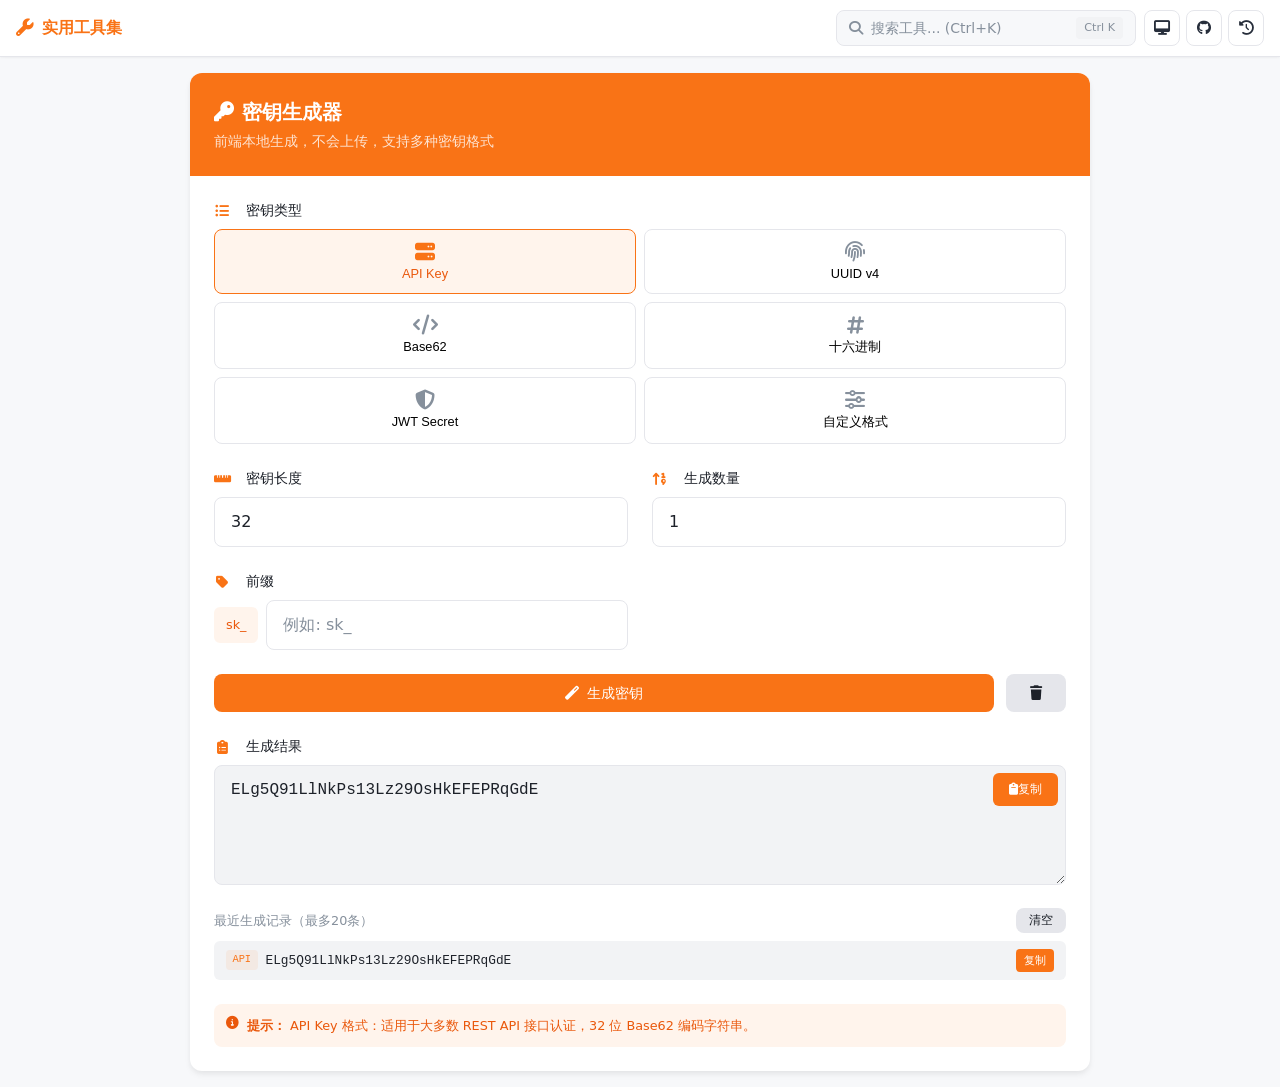
<file: key-generator.html>
<!DOCTYPE html>
<html lang="zh-CN">
<head>
    <meta charset="UTF-8">
    <meta name="viewport" content="width=device-width, initial-scale=1.0">
    <title>密钥生成器 - API Key / UUID 生成工具</title>
    <meta name="description" content="在线随机密钥生成器，支持 API Key、UUID v4、Base62、十六进制与自定义字符集，可批量生成高强度密钥，全部在浏览器本地生成。">
    <link rel="icon" type="image/png" sizes="96x96" href="icons/key-96x96.png">
    <link rel="shortcut icon" href="icons/key-96x96.png">
    <link rel="apple-touch-icon" sizes="180x180" href="icons/key-apple-touch-icon.png">
    <link rel="manifest" href="site.webmanifest">

    <!-- 主题闪烁防护 -->
    <script>
        (function(){
            var t=localStorage.getItem('theme');
            if(!t)t=window.matchMedia('(prefers-color-scheme:dark)').matches?'dark':'light';
            document.documentElement.setAttribute('data-theme',t);
        })();
    </script>

    <link href="https://cdnjs.cloudflare.com/ajax/libs/font-awesome/6.4.0/css/all.min.css" rel="stylesheet" crossorigin="anonymous">
    <link rel="stylesheet" href="css/shared.css">
    <link rel="stylesheet" href="css/themes.css">
    <link rel="stylesheet" href="css/navbar.css">
    <link rel="stylesheet" href="css/loading.css">

    <style>
        :root {
            --color-primary: var(--color-tool-key);
            --color-primary-dark: var(--color-tool-key-dark);
            --color-primary-light: var(--color-tool-key-light);
            --color-primary-ring: var(--color-tool-key-ring);
            --color-success: #10B981;
            --color-danger: #EF4444;
        }

        body {
            background-color: var(--color-gray-50);
            color: var(--color-gray-700);
            min-height: 100vh;
        }

        .page-content {
            padding: 1rem;
            display: flex;
            flex-direction: column;
            align-items: center;
        }

        .container {
            background: var(--color-white);
            border-radius: var(--radius-lg);
            box-shadow: var(--shadow-md);
            width: 100%;
            max-width: 900px;
            overflow: hidden;
        }

        .header {
            background: var(--color-primary);
            color: white;
            padding: 1.5rem;
        }

        .header h1 {
            font-size: 1.25rem;
            font-weight: bold;
            display: flex;
            align-items: center;
            margin-bottom: 0.25rem;
        }

        .header h1 i {
            margin-right: 0.5rem;
        }

        .header p {
            font-size: 0.875rem;
            opacity: 0.8;
        }

        .content {
            padding: 1.5rem;
            display: flex;
            flex-direction: column;
            gap: 1.25rem;
        }

        @media (min-width: 768px) {
            .content {
                display: grid;
                grid-template-columns: 1fr 1fr;
                gap: 1.5rem;
            }
            .full-width {
                grid-column: 1 / -1;
            }
        }

        .form-group {
            display: flex;
            flex-direction: column;
            gap: 0.5rem;
        }

        .form-group label {
            font-size: 0.875rem;
            font-weight: 500;
            color: var(--color-gray-700);
            display: flex;
            align-items: center;
        }

        .form-group label i {
            color: var(--color-primary);
            width: 1rem;
            text-align: center;
            margin-right: 0.5rem;
        }

        .key-type-group {
            display: grid;
            grid-template-columns: repeat(2, 1fr);
            gap: 0.5rem;
        }

        .key-type-btn {
            padding: 0.75rem 1rem;
            border: 1px solid var(--color-gray-200);
            background: var(--color-white);
            border-radius: var(--radius-md);
            font-size: 0.8rem;
            cursor: pointer;
            transition: all 0.3s ease;
            display: flex;
            flex-direction: column;
            align-items: center;
            gap: 0.25rem;
        }

        .key-type-btn i {
            font-size: 1.25rem;
            color: var(--color-gray-400);
        }

        .key-type-btn:hover {
            border-color: var(--color-primary);
            background: var(--color-primary-light);
        }

        .key-type-btn.active {
            border-color: var(--color-primary);
            background: var(--color-primary-light);
            color: var(--color-primary-dark);
        }

        .key-type-btn.active i {
            color: var(--color-primary);
        }

        .checkbox-group {
            display: grid;
            grid-template-columns: repeat(2, 1fr);
            gap: 0.5rem;
        }

        .checkbox-item {
            display: flex;
            align-items: center;
            gap: 0.5rem;
            font-size: 0.875rem;
        }

        .checkbox-item input[type="checkbox"] {
            accent-color: var(--color-primary);
        }

        input[type="number"],
        input[type="text"],
        select {
            padding: 0.75rem 1rem;
            border: 1px solid var(--color-gray-200);
            border-radius: var(--radius-md);
            font-size: 1rem;
            transition: all 0.3s ease;
            outline: none;
            width: 100%;
        }

        input[type="number"]:focus,
        input[type="text"]:focus,
        select:focus {
            border-color: var(--color-primary);
            box-shadow: 0 0 0 3px var(--color-primary-ring);
        }

        .input-group {
            display: flex;
            gap: 0.75rem;
        }

        .btn {
            padding: 0.75rem 1.5rem;
            border-radius: var(--radius-md);
            font-size: 0.875rem;
            font-weight: 500;
            cursor: pointer;
            transition: all 0.3s ease;
            border: none;
            display: inline-flex;
            align-items: center;
            gap: 0.5rem;
        }

        .btn-primary {
            background-color: var(--color-primary);
            color: white;
        }

        .btn-primary:hover {
            background-color: var(--color-primary-dark);
            transform: translateY(-1px);
        }

        .btn-secondary {
            background-color: var(--color-gray-200);
            color: var(--color-gray-700);
        }

        .btn-secondary:hover {
            background-color: var(--color-gray-300);
            transform: translateY(-1px);
        }

        .btn-sm {
            padding: 0.4rem 0.8rem;
            font-size: 0.75rem;
        }

        .result-container {
            position: relative;
        }

        textarea {
            width: 100%;
            min-height: 120px;
            padding: 0.75rem 1rem;
            border: 1px solid var(--color-gray-200);
            border-radius: var(--radius-md);
            font-size: 1rem;
            font-family: var(--font-family-mono);
            resize: vertical;
            transition: all 0.3s ease;
            outline: none;
            background: var(--color-gray-100);
            color: var(--color-gray-700);
        }

        textarea:focus {
            border-color: var(--color-primary);
            box-shadow: 0 0 0 3px var(--color-primary-ring);
        }

        .copy-btn {
            position: absolute;
            top: 0.5rem;
            right: 0.5rem;
            padding: 0.5rem 1rem;
            background: var(--color-primary);
            color: white;
            border: none;
            border-radius: var(--radius-sm);
            font-size: 0.75rem;
            font-weight: 500;
            cursor: pointer;
            transition: all 0.3s ease;
        }

        .copy-btn:hover {
            background-color: var(--color-primary-dark);
        }

        .prefix-input {
            display: flex;
            gap: 0.5rem;
            align-items: center;
        }

        .prefix-tag {
            background: var(--color-primary-light);
            color: var(--color-primary-dark);
            padding: 0.5rem 0.75rem;
            border-radius: var(--radius-sm);
            font-size: 0.8rem;
            font-weight: 500;
            white-space: nowrap;
        }

        .key-history-container {
            margin-top: 0.5rem;
        }

        .key-history-list {
            display: flex;
            flex-direction: column;
            gap: 0.25rem;
            margin-top: 0.5rem;
            max-height: 200px;
            overflow-y: auto;
        }

        .key-history-item {
            display: flex;
            align-items: center;
            justify-content: space-between;
            padding: 0.5rem 0.75rem;
            background: var(--color-gray-100);
            border-radius: var(--radius-sm);
            font-family: var(--font-family-mono);
            font-size: 0.8rem;
        }

        .key-history-key {
            color: var(--color-gray-700);
            cursor: pointer;
            flex: 1;
            margin-right: 0.5rem;
            overflow: hidden;
            text-overflow: ellipsis;
        }

        .key-history-key:hover {
            color: var(--color-primary);
        }

        .key-type-badge {
            font-size: 0.65rem;
            padding: 0.15rem 0.4rem;
            background: var(--color-primary-light);
            color: var(--color-primary);
            border-radius: 4px;
            margin-right: 0.5rem;
        }

       .key-btn-history-copy {
           padding: 0.25rem 0.5rem;
           font-size: 0.7rem;
           border: none;
           background: var(--color-primary);
           color: white;
           border-radius: 4px;
           cursor: pointer;
       }

        .info-box {
            padding: 0.75rem;
            background: var(--color-primary-light);
            border-radius: var(--radius-md);
            font-size: 0.8rem;
            color: var(--color-primary-dark);
            display: flex;
            align-items: flex-start;
            gap: 0.5rem;
        }

        .info-box i {
            margin-top: 0.1rem;
        }

        @media (max-width: 480px) {
            .page-content {
                padding: 0.5rem;
            }

            .key-type-group {
                grid-template-columns: 1fr;
            }
            .checkbox-group {
                grid-template-columns: 1fr;
            }
            .input-group {
                flex-direction: column;
            }
            .btn {
                width: 100%;
                justify-content: center;
            }
        }

        /* 深色模式 */
        [data-theme="dark"] input[type="number"],
        [data-theme="dark"] input[type="text"],
        [data-theme="dark"] select {
            background: var(--color-gray-100);
            border-color: var(--color-gray-200);
            color: var(--color-gray-700);
        }

        [data-theme="dark"] textarea {
            background: var(--color-gray-100);
            border-color: var(--color-gray-200);
            color: var(--color-gray-700);
        }

        [data-theme="dark"] .key-type-btn {
            background: var(--color-gray-200);
            border-color: var(--color-gray-300);
        }

        [data-theme="dark"] .key-type-btn.active {
            background: var(--color-primary-light);
        }



        [data-theme="dark"] .key-history-item {
            background: var(--color-gray-200);
        }

        [data-theme="dark"] .key-history-key {
            color: var(--color-gray-500);
        }

        [data-theme="dark"] .info-box {
            background: rgba(249, 115, 22, 0.1);
        }
    </style>
</head>
<body>
    <div class="page-content">
    <div class="container">
        <div class="header">
            <h1><i class="fas fa-key"></i>密钥生成器</h1>
            <p>前端本地生成，不会上传，支持多种密钥格式</p>
        </div>

        <div class="content">
            <div class="form-group full-width">
                <label><i class="fas fa-list-ul"></i>密钥类型</label>
                <div class="key-type-group">
                    <button class="key-type-btn active" data-type="api" onclick="setKeyType('api')">
                        <i class="fas fa-server"></i>
                        <span>API Key</span>
                    </button>
                    <button class="key-type-btn" data-type="uuid" onclick="setKeyType('uuid')">
                        <i class="fas fa-fingerprint"></i>
                        <span>UUID v4</span>
                    </button>
                    <button class="key-type-btn" data-type="base62" onclick="setKeyType('base62')">
                        <i class="fas fa-code"></i>
                        <span>Base62</span>
                    </button>
                    <button class="key-type-btn" data-type="hex" onclick="setKeyType('hex')">
                        <i class="fas fa-hashtag"></i>
                        <span>十六进制</span>
                    </button>
                    <button class="key-type-btn" data-type="jwt" onclick="setKeyType('jwt')">
                        <i class="fas fa-shield-alt"></i>
                        <span>JWT Secret</span>
                    </button>
                    <button class="key-type-btn" data-type="custom" onclick="setKeyType('custom')">
                        <i class="fas fa-sliders-h"></i>
                        <span>自定义格式</span>
                    </button>
                </div>
            </div>

            <div class="form-group">
                <label><i class="fas fa-ruler-horizontal"></i>密钥长度</label>
                <input type="number" id="keyLength" min="8" max="512" value="32" onchange="generate()">
            </div>

            <div class="form-group">
                <label><i class="fas fa-sort-numeric-up"></i>生成数量</label>
                <input type="number" id="keyCount" min="1" max="50" value="1" onchange="generate()">
            </div>

            <div class="form-group" id="prefixGroup">
                <label><i class="fas fa-tag"></i>前缀</label>
                <div class="prefix-input">
                    <span class="prefix-tag">sk_</span>
                    <input type="text" id="keyPrefix" placeholder="例如: sk_" value="" oninput="generate()">
                </div>
            </div>

            <div class="form-group full-width" id="customOptions" style="display: none;">
                <label><i class="fas fa-check-square"></i>字符集选项</label>
                <div class="checkbox-group">
                    <label class="checkbox-item">
                        <input type="checkbox" id="incLower" checked onchange="generate()">小写字母
                    </label>
                    <label class="checkbox-item">
                        <input type="checkbox" id="incUpper" checked onchange="generate()">大写字母
                    </label>
                    <label class="checkbox-item">
                        <input type="checkbox" id="incDigit" checked onchange="generate()">数字
                    </label>
                    <label class="checkbox-item">
                        <input type="checkbox" id="incSymb" onchange="generate()">特殊符号
                    </label>
                    <label class="checkbox-item">
                        <input type="checkbox" id="excludeAmbiguous" checked onchange="generate()">排除易混淆字符
                    </label>
                </div>
            </div>

            <div class="form-group full-width">
                <div class="input-group">
                    <button onclick="generate()" class="btn btn-primary" style="flex: 1;" data-track-use>
                        <i class="fas fa-magic"></i>生成密钥
                    </button>
                    <button onclick="clearAll()" class="btn btn-secondary">
                        <i class="fas fa-trash"></i>
                    </button>
                </div>
            </div>

            <div class="form-group full-width">
                <label><i class="fas fa-clipboard-list"></i>生成结果</label>
                <div class="result-container">
                    <textarea id="result" readonly placeholder="生成的密钥将显示在这里"></textarea>
                    <button onclick="copyKeyResult(this)" class="copy-btn">
                        <i class="fas fa-clipboard"></i>复制
                    </button>
                </div>
               <div class="key-history-container" id="keyHistoryContainer" style="display: none;">
                   <label style="font-size: 0.8rem; color: var(--color-gray-400); display: flex; justify-content: space-between; align-items: center;">
                       最近生成记录（最多20条）
                       <button onclick="clearHistory()" class="btn btn-sm btn-secondary">清空</button>
                   </label>
                   <div class="key-history-list" id="keyHistoryList"></div>
               </div>
            </div>

            <div class="form-group full-width">
                <div class="info-box">
                    <i class="fas fa-info-circle"></i>
                    <div>
                        <strong>提示：</strong>
                        <span id="typeDescription">API Key 格式：适用于大多数 REST API 接口认证，32 位 Base62 编码字符串。</span>
                    </div>
                </div>
            </div>
        </div>
    </div>
    </div>

    <!-- 共享 JS -->
    <script src="js/utils/toast.js"></script>
    <script src="js/utils/debounce.js"></script>
    <script src="js/utils/copy.js"></script>
    <script src="js/utils/theme.js"></script>
    <script src="js/utils/usage.js"></script>
    <script src="js/components/navbar.js"></script>

    <script>
        var currentKeyType = 'api';
        var descriptions = {
            api: 'API Key 格式：适用于大多数 REST API 接口认证，Base62 编码字符串。',
            uuid: 'UUID v4 格式：标准的 128 位唯一标识符，格式为 8-4-4-4-12。',
            base62: 'Base62 编码：仅包含大小写字母和数字，适合 URL 和文件名。',
            hex: '十六进制格式：仅包含 0-9 和 a-f，常用于加密密钥。',
            jwt: 'JWT Secret：推荐 64 位以上的高强度随机密钥，用于 HS256/HS512 签名。',
            custom: '自定义格式：根据您选择的字符集生成个性化密钥。'
        };

        var charSets = {
            lower: 'abcdefghijklmnopqrstuvwxyz',
            upper: 'ABCDEFGHIJKLMNOPQRSTUVWXYZ',
            digit: '0123456789',
            symb: '-_.~'
        };

        var ambiguousChars = new Set(['0', 'O', 'o', '1', 'l', 'I', '2', 'Z', '5', 'S']);

        function setKeyType(type) {
            currentKeyType = type;
            document.querySelectorAll('.key-type-btn').forEach(function(btn) {
                btn.classList.toggle('active', btn.dataset.type === type);
            });
            document.getElementById('typeDescription').textContent = descriptions[type];

            var customOptions = document.getElementById('customOptions');
            customOptions.style.display = type === 'custom' ? 'block' : 'none';

            var prefixGroup = document.getElementById('prefixGroup');
            prefixGroup.style.display = type === 'uuid' ? 'none' : 'block';

            if (type === 'jwt') {
                document.getElementById('keyLength').value = 64;
            } else if (type === 'uuid') {
                document.getElementById('keyLength').value = 36;
            }

            generate();
        }

        function generateUUID() {
            var randomValues = new Uint8Array(16);
            crypto.getRandomValues(randomValues);

            randomValues[6] = (randomValues[6] & 0x0f) | 0x40;
            randomValues[8] = (randomValues[8] & 0x3f) | 0x80;

            var hex = Array.from(randomValues, function(b) { return b.toString(16).padStart(2, '0'); }).join('');
            return hex.slice(0, 8) + '-' + hex.slice(8, 12) + '-' + hex.slice(12, 16) + '-' + hex.slice(16, 20) + '-' + hex.slice(20, 32);
        }

        function generateBase62(length) {
            var chars = '0123456789ABCDEFGHIJKLMNOPQRSTUVWXYZabcdefghijklmnopqrstuvwxyz';
            var result = '';
            var randomValues = new Uint8Array(length);
            crypto.getRandomValues(randomValues);
            for (var i = 0; i < length; i++) {
                result += chars[randomValues[i] % 62];
            }
            return result;
        }

        function generateHex(length) {
            var randomValues = new Uint8Array(Math.ceil(length / 2));
            crypto.getRandomValues(randomValues);
            return Array.from(randomValues, function(b) { return b.toString(16).padStart(2, '0'); }).join('').slice(0, length);
        }

        function generateCustom(length) {
            var pool = '';
            var incLower = document.getElementById('incLower').checked;
            var incUpper = document.getElementById('incUpper').checked;
            var incDigit = document.getElementById('incDigit').checked;
            var incSymb = document.getElementById('incSymb').checked;
            var excludeAmbiguous = document.getElementById('excludeAmbiguous').checked;

            if (incLower) pool += charSets.lower;
            if (incUpper) pool += charSets.upper;
            if (incDigit) pool += charSets.digit;
            if (incSymb) pool += charSets.symb;

            if (excludeAmbiguous) {
                pool = Array.from(pool).filter(function(c) { return !ambiguousChars.has(c); }).join('');
            }

            if (!pool) return '请至少选择一种字符集';

            var result = '';
            var randomValues = new Uint8Array(length);
            crypto.getRandomValues(randomValues);
            for (var i = 0; i < length; i++) {
                result += pool[randomValues[i] % pool.length];
            }
            return result;
        }

        function generate() {
            var length = Math.max(8, Math.min(512, parseInt(document.getElementById('keyLength').value || '32', 10)));
            var count = Math.max(1, Math.min(50, parseInt(document.getElementById('keyCount').value || '1', 10)));
            var prefix = document.getElementById('keyPrefix').value || '';

            var output = '';
            var keys = [];

            for (var i = 0; i < count; i++) {
                var key;
                switch (currentKeyType) {
                    case 'api': key = generateBase62(length); break;
                    case 'uuid': key = generateUUID(); break;
                    case 'base62': key = generateBase62(length); break;
                    case 'hex': key = generateHex(length); break;
                    case 'jwt': key = generateBase62(Math.max(64, length)); break;
                    case 'custom': key = generateCustom(length); break;
                    default: key = generateBase62(length);
                }

                if (currentKeyType !== 'uuid' && prefix) {
                    key = prefix + key;
                }

                keys.push(key);
                output += key + (count > 1 ? '\n' : '');
            }

            document.getElementById('result').value = output.trim();

            keys.forEach(function(key) {
                if (key && key !== '请至少选择一种字符集') {
                    saveToHistory(key, currentKeyType);
                }
            });

            renderHistory();
        }

        function saveToHistory(key, type) {
            var history = getHistory();
            var index = history.findIndex(function(h) { return h.key === key; });
            if (index > -1) {
                history.splice(index, 1);
            }
            history.unshift({ key: key, type: type, time: Date.now() });
            if (history.length > 20) {
                history.pop();
            }
            try { localStorage.setItem('key_generator_history', JSON.stringify(history)); } catch (err) { /* 无痕模式或配额超限：静默降级 */ }
        }

        function getHistory() {
            try {
                var data = localStorage.getItem('key_generator_history');
                return data ? JSON.parse(data) : [];
            } catch (e) {
                return [];
            }
        }

       function renderHistory() {
           var history = getHistory();
           var container = document.getElementById('keyHistoryContainer');
           var listEl = document.getElementById('keyHistoryList');

            if (history.length === 0) {
                container.style.display = 'none';
                return;
            }

            container.style.display = 'block';
            listEl.innerHTML = '';

            var typeLabels = {
                api: 'API', uuid: 'UUID', base62: 'B62', hex: 'HEX', jwt: 'JWT', custom: 'CUS'
            };

            history.forEach(function(item) {
               var div = document.createElement('div');
               div.className = 'key-history-item';

                var content = document.createElement('div');
                content.style.display = 'flex';
                content.style.alignItems = 'center';
                content.style.flex = '1';
                content.style.minWidth = '0';

                var badge = document.createElement('span');
                badge.className = 'key-type-badge';
                badge.textContent = typeLabels[item.type] || 'KEY';

               var keyEl = document.createElement('span');
               keyEl.className = 'key-history-key';
                keyEl.title = item.key;
                keyEl.textContent = item.key;
                keyEl.addEventListener('click', function() { copyHistoryKey(item.key); });

               var copyBtn = document.createElement('button');
               copyBtn.className = 'key-btn-history-copy';
                copyBtn.type = 'button';
                copyBtn.textContent = '复制';
                copyBtn.addEventListener('click', function() { copyHistoryKey(item.key); });

                content.appendChild(badge);
                content.appendChild(keyEl);
                div.appendChild(content);
                div.appendChild(copyBtn);
                listEl.appendChild(div);
            });
        }

        function copyHistoryKey(key) {
            document.getElementById('result').value = key;
            copyToClipboard(key);
        }

        function copyKeyResult(button) {
            var key = document.getElementById('result').value;
            copyToClipboard(key);
        }

        function clearAll() {
            document.getElementById('result').value = '';
        }

        function clearHistory() {
            try { localStorage.removeItem('key_generator_history'); } catch (err) { /* 无痕模式或配额超限：静默降级 */ }
            renderHistory();
        }

        document.getElementById('keyLength').addEventListener('input', generate);
        document.getElementById('keyCount').addEventListener('input', generate);

        renderHistory();
        generate();
    </script>
</body>
</html>
</file>
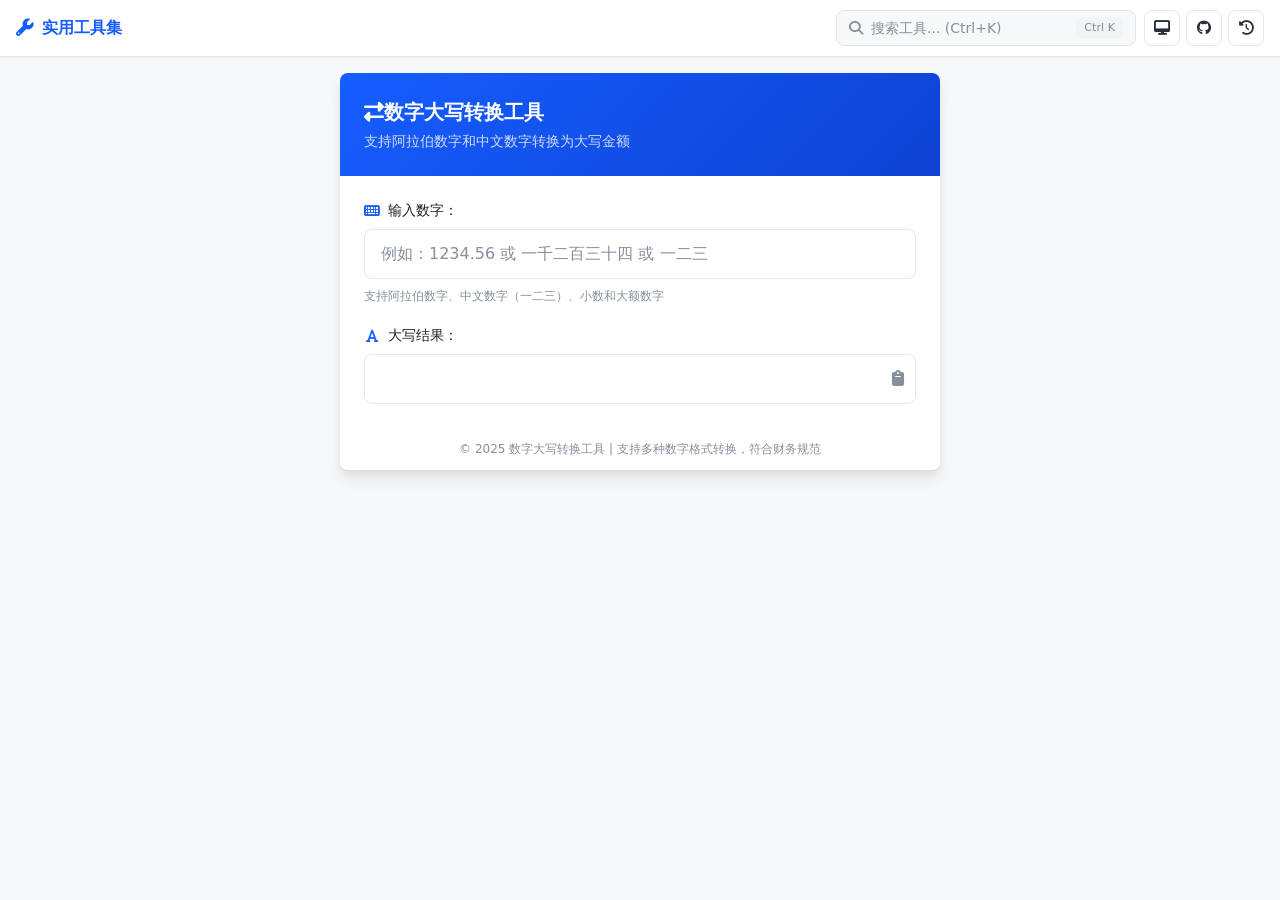
<file: number-converter.html>
<!DOCTYPE html>
<html lang="zh-CN">
<head>
    <meta charset="UTF-8">
    <meta name="viewport" content="width=device-width, initial-scale=1.0">
    <title>数字大写转换工具</title>
    <meta name="description" content="在线数字转人民币大写工具，按财务规范处理零位与壹拾写法，同时支持大写金额转数字，适用于票据、报销与合同场景。">
    <link rel="icon" type="image/png" href="icons/number-96x96.png" sizes="96x96">
    <link rel="shortcut icon" href="icons/number-96x96.png">
    <link rel="apple-touch-icon" sizes="180x180" href="icons/number-apple-touch-icon.png">
    <link rel="manifest" href="site.webmanifest">

    <!-- 主题闪烁防护（必须在 CSS 之前） -->
    <script>
        (function(){
            var t=localStorage.getItem('theme');
            if(!t)t=window.matchMedia('(prefers-color-scheme:dark)').matches?'dark':'light';
            document.documentElement.setAttribute('data-theme',t);
        })();
    </script>

    <!-- CDN -->
    <link href="https://cdnjs.cloudflare.com/ajax/libs/font-awesome/6.4.0/css/all.min.css" rel="stylesheet" crossorigin="anonymous">

    <!-- 共享 CSS -->
    <link rel="stylesheet" href="css/shared.css">
    <link rel="stylesheet" href="css/themes.css">
    <link rel="stylesheet" href="css/navbar.css">
    <link rel="stylesheet" href="css/loading.css">

    <style>
        :root {
            --color-primary: var(--color-tool-number);
            --color-primary-dark: var(--color-tool-number-dark);
            --color-primary-light: var(--color-tool-number-light);
            --color-primary-ring: var(--color-tool-number-ring);
        }

        body {
            background-color: var(--color-gray-50);
            color: var(--color-gray-700);
            min-height: 100vh;
        }

        .page-content {
            display: flex;
            flex-direction: column;
            align-items: center;
            padding: 1rem;
        }

        .container {
            background: var(--color-white);
            border-radius: var(--radius-md);
            box-shadow: var(--shadow-lg);
            width: 100%;
            max-width: 600px;
            overflow: hidden;
        }

        .header {
            background: linear-gradient(135deg, var(--color-primary) 0%, var(--color-primary-dark) 100%);
            color: white;
            padding: 1.5rem;
        }

        .header h1 {
            font-size: 1.25rem;
            font-weight: bold;
            display: flex;
            align-items: center;
            margin-bottom: 0.25rem;
        }

        .header p {
            font-size: 0.875rem;
            opacity: 0.8;
        }

        .content {
            padding: 1.5rem;
            display: flex;
            flex-direction: column;
            gap: 1.25rem;
        }

        .input-wrapper {
            position: relative;
        }

        .input-wrapper .copy-btn {
            position: absolute;
            right: 0.75rem;
            top: 50%;
            transform: translateY(-50%);
            background: none;
            border: none;
            color: var(--color-gray-400);
            cursor: pointer;
            font-size: 1rem;
            transition: all var(--transition-normal);
        }

        .input-wrapper .copy-btn:hover {
            color: var(--color-primary);
        }

        .error-box {
            padding: 0.75rem;
            background: #FEF2F2;
            border: 1px solid rgba(239, 68, 68, 0.3);
            border-radius: 8px;
            color: #DC2626;
            font-size: 0.875rem;
            display: none;
            transition: all var(--transition-normal);
        }

        [data-theme="dark"] .error-box {
            background: rgba(239, 68, 68, 0.15);
            border-color: rgba(248, 113, 113, 0.3);
            color: #FCA5A5;
        }

        .error-box.show {
            display: block;
        }

        .footer {
            padding: 0.75rem 1.5rem;
            text-align: center;
            font-size: 0.75rem;
            color: var(--color-gray-400);
        }

        @media (max-width: 480px) {
            .page-content {
                padding: 0.5rem;
            }

            .content {
                padding: 1rem;
            }
        }
    </style>
</head>
<body>
    <div class="page-content">
    <div class="container">
        <div class="header">
            <h1>
                <i class="fas fa-right-left"></i>
                数字大写转换工具
            </h1>
            <p>支持阿拉伯数字和中文数字转换为大写金额</p>
        </div>

        <div class="content">
            <div class="form-group">
                <label for="numberInput">
                    <i class="fas fa-keyboard"></i>
                    输入数字：
                </label>
                <input
                    type="text"
                    id="numberInput"
                    placeholder="例如：1234.56 或 一千二百三十四 或 一二三"
                >
                <p class="hint" style="font-size:0.75rem;color:var(--color-gray-400);">支持阿拉伯数字、中文数字（一二三）、小数和大额数字</p>
            </div>

            <div class="form-group">
                <label for="resultOutput">
                    <i class="fas fa-font"></i>
                    大写结果：
                </label>
                <div class="input-wrapper">
                    <input
                        type="text"
                        id="resultOutput"
                        readonly
                    >
                    <button id="copyBtn" class="copy-btn" title="复制结果">
                        <i class="fas fa-clipboard"></i>
                    </button>
                </div>
            </div>

            <div id="errorBox" class="error-box">
                <i class="fas fa-exclamation-circle"></i>
                <span id="errorMsg"></span>
            </div>
        </div>

        <div class="footer">
            <p>© 2025 数字大写转换工具 | 支持多种数字格式转换，符合财务规范</p>
        </div>
    </div>
    </div>

    <!-- 共享 JS（严格按依赖顺序） -->
    <script src="js/utils/toast.js"></script>
    <script src="js/utils/debounce.js"></script>
    <script src="js/utils/copy.js"></script>
    <script src="js/utils/theme.js"></script>
    <script src="js/utils/usage.js"></script>
    <script src="js/components/navbar.js"></script>

    <!-- 工具专属 JS -->
    <script>
        document.addEventListener('DOMContentLoaded', function() {
            var NumberConverter = {
                digits: ['零', '壹', '贰', '叁', '肆', '伍', '陆', '柒', '捌', '玖'],
                units: ['', '拾', '佰', '仟'],
                sectionUnits: ['', '万', '亿', '兆', '京', '垓', '秭', '穰', '沟', '涧', '正', '载'],
                chineseToArabic: {
                    '零': 0, '一': 1, '二': 2, '三': 3, '四': 4,
                    '五': 5, '六': 6, '七': 7, '八': 8, '九': 9,
                    '十': 10, '百': 100, '千': 1000, '万': 10000,
                    '亿': 100000000, '兆': 1000000000000
                },

                convert: function(input) {
                    if (!input || input.trim() === '') {
                        throw new Error('请输入有效的数字');
                    }

                    var numStr = input.trim();
                    var isChineseNumber = false;

                    if (/[一-龥]/.test(numStr)) {
                        isChineseNumber = true;
                        numStr = this.convertChineseToArabic(numStr).toString();
                    } else {
                        numStr = numStr.replace(/,/g, '');
                    }

                    if (!/^-?\d+(\.\d{1,2})?$/.test(numStr)) {
                        throw new Error('请输入有效的数字（整数、最多两位小数）');
                    }

                    var isNegative = false;
                    if (numStr.startsWith('-')) {
                        isNegative = true;
                        numStr = numStr.slice(1);
                    }

                    var parts = numStr.split('.');
                    var integerPart = parts[0];
                    var decimalPart = parts[1] || '';

                    if (integerPart === '0' && decimalPart === '') {
                        return '零元整';
                    }

                    var integerResult = this.convertInteger(integerPart);
                    var decimalResult = this.convertDecimal(decimalPart);

                    // 元与分之间补零：1000.01 应为「壹仟元零壹分」。
                    // 有角（如 1000.10 → 壹仟元壹角）或无整数部分（0.05 → 伍分）时不补。
                    if (integerResult && decimalPart &&
                        parseInt(decimalPart[0], 10) === 0 &&
                        parseInt(decimalPart[1] || '0', 10) > 0) {
                        decimalResult = '零' + decimalResult;
                    }

                    var result = integerResult + decimalResult;

                    if (isNegative) {
                        result = '负' + result;
                    }

                    return result;
                },

                convertChineseToArabic: function(chinese) {
                    chinese = chinese.replace(/两/g, '二')
                                     .replace(/廿/g, '二十')
                                     .replace(/卅/g, '三十')
                                     .replace(/佰/g, '百')
                                     .replace(/仟/g, '千')
                                     .replace(/元/g, '')
                                     .replace(/角/g, '.')
                                     .replace(/分/g, '');

                    var integerPart = chinese;
                    var decimalPart = '';
                    var dotIndex = chinese.indexOf('.');
                    if (dotIndex !== -1) {
                        integerPart = chinese.substring(0, dotIndex);
                        decimalPart = chinese.substring(dotIndex + 1);
                    }

                    var result = this.parseIntegerPart(integerPart);
                    if (decimalPart) {
                        result += this.parseDecimalPart(decimalPart);
                    }

                    return Math.round(result * 100) / 100;
                },

                parseIntegerPart: function(integerStr) {
                    if (!integerStr) return 0;

                    var total = 0;
                    var currentGroup = 0;
                    var currentNumber = 0;

                    if (integerStr.startsWith('十')) {
                        currentNumber = 10;
                        integerStr = integerStr.substring(1);
                    }

                    for (var i = 0; i < integerStr.length; i++) {
                        var char = integerStr[i];
                        var value = this.chineseToArabic[char];

                        if (value === undefined) {
                            throw new Error('包含无效的中文数字字符: ' + char);
                        }

                        if (value < 10) {
                            currentNumber = currentNumber * 10 + value;
                        } else if (value < 10000) {
                            if (currentNumber === 0) {
                                currentGroup += value;
                            } else {
                                currentGroup += currentNumber * value;
                                currentNumber = 0;
                            }
                        } else {
                            total += (currentGroup + currentNumber) * value;
                            currentGroup = 0;
                            currentNumber = 0;
                        }
                    }

                    total += currentGroup + currentNumber;
                    return total;
                },

                parseDecimalPart: function(decimalStr) {
                    var result = 0;
                    if (decimalStr.length >= 1) {
                        var jiao = this.chineseToArabic[decimalStr[0]] || 0;
                        result += jiao * 0.1;
                    }
                    if (decimalStr.length >= 2) {
                        var fen = this.chineseToArabic[decimalStr[1]] || 0;
                        result += fen * 0.01;
                    }
                    return result;
                },

                convertInteger: function(integerPart) {
                    if (integerPart === '0') return '';

                    // 去掉高位多余的 0（如 0086 → 86），再按 4 位分节，从高位到低位拼接。
                    // 原实现从低位往高位拼接、且从不给"有前导零的低位节"补零，
                    // 导致 10086 → 壹万捌拾陆（应为 壹万零捌拾陆）。
                    var s = integerPart.replace(/^0+(?=\d)/, '');
                    var sections = [];
                    while (s.length > 0) {
                        sections.unshift(s.slice(-4));
                        s = s.slice(0, -4);
                    }

                    var result = '';
                    var zeroPending = false;

                    for (var i = 0; i < sections.length; i++) {
                        var secText = this.convertSection(sections[i]);
                        var secValue = parseInt(sections[i], 10);
                        var unitIdx = sections.length - 1 - i;

                        if (secValue === 0) {
                            // 整节为 0：先记一笔，等后面出现非零节时补一个「零」
                            if (result !== '') zeroPending = true;
                            continue;
                        }

                        // 组边界补零：本节不足 4 位（有前导零），或中间隔了整节的零
                        if (result !== '' && (zeroPending || secValue < 1000)) {
                            result += '零';
                        }
                        zeroPending = false;
                        result += secText + this.sectionUnits[unitIdx];
                    }

                    if (result === '') return '零元整';

                    return result + '元';
                },

                convertSection: function(section) {
                    // 节内规则：遇零打标，遇到下一个非零位时只输出一个「零」。
                    // 原实现在遇到非零位时无条件删掉末尾的「零」，导致单零必丢
                    // （101 → 壹佰壹），只有连续两个零才残留一个（所以 1001 反而是对的）。
                    var sectionResult = '';
                    var pendingZero = false;

                    for (var i = 0; i < section.length; i++) {
                        var digit = parseInt(section[i], 10);
                        var position = section.length - 1 - i;

                        if (digit === 0) {
                            if (sectionResult !== '') pendingZero = true;
                            continue;
                        }

                        if (pendingZero) {
                            sectionResult += '零';
                            pendingZero = false;
                        }
                        sectionResult += this.digits[digit] + this.units[position];
                    }

                    // 注意：这里不能把「壹拾」简化成「拾」——票据/财务大写为防篡改，
                    // 10–19 必须写作「壹拾X」，原实现主动削掉「壹」不符合财务规范。
                    return sectionResult;
                },

                convertDecimal: function(decimalPart) {
                    if (!decimalPart) return '整';

                    var jiao = decimalPart.length >= 1 ? parseInt(decimalPart[0], 10) : 0;
                    var fen = decimalPart.length >= 2 ? parseInt(decimalPart[1], 10) : 0;

                    var result = '';
                    if (jiao > 0) result += this.digits[jiao] + '角';
                    if (fen > 0) result += this.digits[fen] + '分';

                    if (jiao === 0 && fen === 0) result = '整';

                    return result;
                }
            };
            // DOM元素
            const numberInput = document.getElementById('numberInput');
            const resultOutput = document.getElementById('resultOutput');
            const copyBtn = document.getElementById('copyBtn');
            const errorBox = document.getElementById('errorBox');
            const errorMsg = document.getElementById('errorMsg');
            
            // 延迟时间（毫秒）
            const INPUT_DELAY = 500;

            const convertInput = debounce(function(inputValue) {
                try {
                    // 执行转换并输出
                    const result = NumberConverter.convert(inputValue);
                    resultOutput.value = result;

                    // 视觉反馈
                    resultOutput.style.borderColor = 'var(--color-primary)';
                    setTimeout(() => {
                        resultOutput.style.borderColor = 'var(--color-gray-200)';
                    }, 300);
                } catch (error) {
                    errorMsg.textContent = error.message;
                    errorBox.classList.add('show');
                }
            }, INPUT_DELAY);

            // 输入处理 - 使用共享 debounce 延迟验证
            numberInput.addEventListener('input', function() {
                var inputValue = this.value.trim();

                // 立即清空结果和错误提示，提供即时反馈
                resultOutput.value = '';
                errorBox.classList.remove('show');

                if (inputValue === '') {
                    convertInput.cancel();
                    return;
                }

                convertInput(inputValue);
            });
            
            // 复制功能 - 使用共享复制工具，包含 Clipboard API 和降级方案
            copyBtn.addEventListener('click', async function() {
                const copied = await window.copyToClipboard(resultOutput.value, {
                    successMsg: '转换结果已复制',
                    errorMsg: '复制失败，请手动复制'
                });

                if (copied) {
                    this.innerHTML = '<i class="fas fa-check"></i>';
                    setTimeout(() => {
                        this.innerHTML = '<i class="fas fa-clipboard"></i>';
                    }, 1000);
                }
            });
        });
    </script>
</body>
</html>
</file>
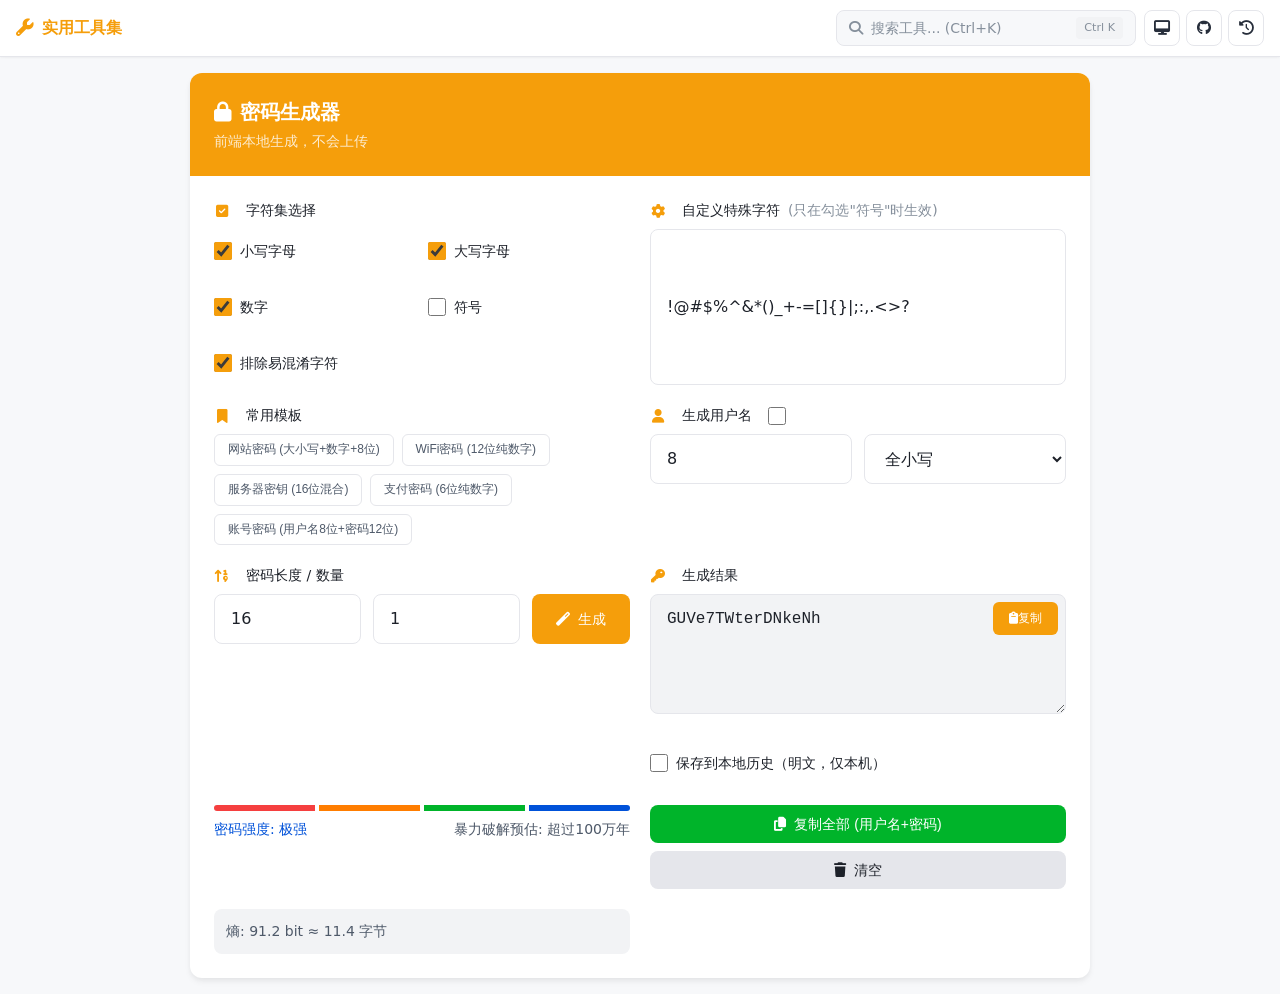
<file: password-generator.html>
<!DOCTYPE html>
<html lang="zh-CN">
<head>
    <meta charset="UTF-8">
    <meta name="viewport" content="width=device-width, initial-scale=1.0">
    <title>密码生成器 - 高强度随机密码生成</title>
    <meta name="description" content="在线高强度密码生成器，可自定义长度、字符集与批量数量，自动排除易混字符，支持生成配套用户名，密码仅在本地生成。">
    <link rel="icon" type="image/png" href="icons/password-96x96.png" sizes="96x96">
    <link rel="shortcut icon" href="icons/password-96x96.png">
    <link rel="apple-touch-icon" sizes="180x180" href="icons/password-apple-touch-icon.png">
    <link rel="manifest" href="site.webmanifest">

    <!-- 主题闪烁防护 -->
    <script>
        (function(){
            var t=localStorage.getItem('theme');
            if(!t)t=window.matchMedia('(prefers-color-scheme:dark)').matches?'dark':'light';
            document.documentElement.setAttribute('data-theme',t);
        })();
    </script>

    <link href="https://cdnjs.cloudflare.com/ajax/libs/font-awesome/6.4.0/css/all.min.css" rel="stylesheet" crossorigin="anonymous">
    <link rel="stylesheet" href="css/shared.css">
    <link rel="stylesheet" href="css/themes.css">
    <link rel="stylesheet" href="css/navbar.css">
    <link rel="stylesheet" href="css/loading.css">

    <style>
        :root {
            --color-primary: var(--color-tool-password);
            --color-primary-dark: var(--color-tool-password-dark);
            --color-primary-light: var(--color-tool-password-light);
            --color-primary-ring: var(--color-tool-password-ring);
        }

        body {
            background-color: var(--color-gray-50);
            color: var(--color-gray-700);
            min-height: 100vh;
        }

        .page-content {
            padding: 1rem;
            display: flex;
            flex-direction: column;
            align-items: center;
        }

        .container {
            background: var(--color-white);
            border-radius: var(--radius-lg);
            box-shadow: var(--shadow-md);
            width: 100%;
            max-width: 900px;
            overflow: hidden;
            transition: var(--transition-normal);
        }

        /* 宽屏双列布局 */
        @media (min-width: 768px) {
            .content {
                display: grid !important;
                grid-template-columns: 1fr 1fr;
                gap: 1.5rem;
            }
        }

        .header {
            background: var(--color-primary);
            color: white;
            padding: 1.5rem;
        }

        .header h1 {
            font-size: 1.25rem;
            font-weight: bold;
            display: flex;
            align-items: center;
            margin-bottom: 0.25rem;
        }

        .header h1 i {
            margin-right: 0.5rem;
        }

        .header p {
            font-size: 0.875rem;
            opacity: 0.8;
        }

        .content {
            padding: 1.5rem;
            display: flex;
            flex-direction: column;
            gap: 1.25rem;
        }

        .form-group {
            display: flex;
            flex-direction: column;
            gap: 0.5rem;
        }

        .form-group label {
            font-size: 0.875rem;
            font-weight: 500;
            color: var(--color-gray-700);
            display: flex;
            align-items: center;
        }

        .form-group label i {
            color: var(--color-primary);
            width: 1rem;
            text-align: center;
            margin-right: 0.5rem;
        }

        .checkbox-group {
            display: grid;
            grid-template-columns: repeat(2, 1fr);
            gap: 0.75rem;
        }

        .template-group {
            display: flex;
            flex-wrap: wrap;
            gap: 0.5rem;
        }

        .btn-template {
            padding: 0.4rem 0.8rem;
            border-radius: 6px;
            font-size: 0.75rem;
            border: 1px solid var(--color-gray-200);
            background: var(--color-white);
            color: var(--color-gray-500);
            cursor: pointer;
            transition: var(--transition-normal);
        }

        .btn-template:hover {
            border-color: var(--color-primary);
            color: var(--color-primary);
            background: var(--color-primary-light);
        }

        .checkbox-item {
            display: flex;
            align-items: center;
            gap: 0.5rem;
            font-size: 0.875rem;
            color: var(--color-gray-700);
        }

        .checkbox-item input[type="checkbox"] {
            accent-color: var(--color-primary);
        }

        .input-group {
            display: flex;
            gap: 0.75rem;
        }

        input[type="number"],
        input[type="text"] {
            flex: 1;
            padding: 0.75rem 1rem;
            border: 1px solid var(--color-gray-200);
            border-radius: 8px;
            font-size: 1rem;
            transition: var(--transition-normal);
            outline: none;
            background: var(--color-white);
            color: var(--color-gray-700);
        }

        input[type="number"]:focus,
        input[type="text"]:focus {
            border-color: var(--color-primary);
            box-shadow: 0 0 0 3px var(--color-primary-ring);
        }

        .btn {
            padding: 0.75rem 1.5rem;
            border-radius: 8px;
            font-size: 0.875rem;
            font-weight: 500;
            cursor: pointer;
            transition: var(--transition-normal);
            border: none;
            display: inline-flex;
            align-items: center;
            gap: 0.5rem;
        }

        .btn-primary {
            background-color: var(--color-primary);
            color: white;
        }

        .btn-primary:hover {
            transform: translateY(-1px);
        }

        .btn-primary:active {
            transform: scale(0.97);
        }

        .btn-secondary {
            background-color: var(--color-gray-200);
            color: var(--color-gray-700);
        }

        .btn-secondary:hover {
            transform: translateY(-1px);
        }

        .btn-secondary:active {
            transform: scale(0.97);
        }

        .btn-success {
            background-color: #00B42A;
            color: white;
        }

        .btn-success:hover {
            background-color: #009A25;
            transform: translateY(-1px);
        }

        .btn-success:active {
            transform: scale(0.97);
        }

        /* 历史记录分页 */
        .pwd-history-pagination {
            display: flex;
            justify-content: center;
            align-items: center;
            gap: 0.25rem;
            margin-top: 0.75rem;
            padding-top: 0.75rem;
            border-top: 1px solid var(--color-gray-200);
        }

        .page-btn {
            min-width: 2rem;
            height: 2rem;
            border: 1px solid var(--color-gray-200);
            background: var(--color-white);
            border-radius: 4px;
            display: flex;
            align-items: center;
            justify-content: center;
            cursor: pointer;
            font-size: 0.8rem;
            transition: var(--transition-normal);
            color: var(--color-gray-700);
        }

        .page-btn:hover {
            border-color: var(--color-primary);
            color: var(--color-primary);
        }

        .page-btn.active {
            background: var(--color-primary);
            border-color: var(--color-primary);
            color: white;
        }

        .page-btn:disabled {
            opacity: 0.4;
            cursor: not-allowed;
        }

        .result-container {
            position: relative;
        }

        textarea {
            width: 100%;
            min-height: 120px;
            padding: 0.75rem 1rem;
            border: 1px solid var(--color-gray-200);
            border-radius: 8px;
            font-size: 1rem;
            font-family: var(--font-family-mono);
            resize: vertical;
            transition: var(--transition-normal);
            outline: none;
            background: var(--color-gray-100);
            color: var(--color-gray-700);
        }

        textarea:focus {
            border-color: var(--color-primary);
            box-shadow: 0 0 0 3px var(--color-primary-ring);
        }

        .copy-btn {
            position: absolute;
            top: 0.5rem;
            right: 0.5rem;
            padding: 0.5rem 1rem;
            background: var(--color-primary);
            color: white;
            border: none;
            border-radius: 6px;
            font-size: 0.75rem;
            font-weight: 500;
            cursor: pointer;
            transition: var(--transition-normal);
        }

        .copy-btn:hover {
            background-color: var(--color-primary-dark);
        }

        .strength-container {
            display: flex;
            flex-direction: column;
            gap: 0.5rem;
        }

        .strength-bar {
            display: flex;
            gap: 0.25rem;
            height: 6px;
            border-radius: 3px;
            overflow: hidden;
        }

        .strength-segment {
            flex: 1;
            background: var(--color-gray-200);
            transition: var(--transition-normal);
        }

        .strength-segment.active:nth-child(1) { background: #F53F3F; }
        .strength-segment.active:nth-child(2) { background: #FF7D00; }
        .strength-segment.active:nth-child(3) { background: #00B42A; }
        .strength-segment.active:nth-child(4) { background: #0052D9; }

        .strength-info {
            display: flex;
            justify-content: space-between;
            align-items: center;
            flex-wrap: wrap;
            gap: 0.5rem;
            font-size: 0.875rem;
        }

        .strength-label {
            font-weight: 500;
        }

        .strength-label.weak { color: #F53F3F; }
        .strength-label.medium { color: #FF7D00; }
        .strength-label.strong { color: #00B42A; }
        .strength-label.very-strong { color: #0052D9; }

        .crack-time {
            color: var(--color-gray-500);
        }

        .pwd-history-container {
            margin-top: 0.5rem;
        }

        .pwd-history-list {
            display: flex;
            flex-direction: column;
            gap: 0.25rem;
            margin-top: 0.5rem;
        }

        .pwd-history-item {
            display: flex;
            align-items: center;
            justify-content: space-between;
            padding: 0.5rem 0.75rem;
            background: var(--color-gray-100);
            border-radius: 6px;
            font-family: var(--font-family-mono);
            font-size: 0.8rem;
        }

        .pwd-history-password {
            color: var(--color-gray-700);
            cursor: pointer;
            flex: 1;
            margin-right: 0.5rem;
        }

        .pwd-history-password:hover {
            color: var(--color-primary);
        }

        .pwd-btn-history-copy {
            padding: 0.25rem 0.5rem;
            font-size: 0.7rem;
            border: none;
            background: var(--color-primary);
            color: white;
            border-radius: 4px;
            cursor: pointer;
        }

        .entropy-info {
            font-size: 0.875rem;
            color: var(--color-gray-500);
            padding: 0.75rem;
            background: var(--color-gray-100);
            border-radius: 8px;
        }

        /* 用户名结果区域 */
        .username-result {
            margin-bottom: 0.75rem;
            padding: 0.75rem 1rem;
            background: var(--color-gray-50);
            border: 1px solid var(--color-gray-200);
            border-radius: 8px;
            display: flex;
            align-items: center;
            gap: 0.5rem;
        }

        .username-result span {
            font-weight: 500;
            font-size: 0.875rem;
        }

        .username-result code {
            flex: 1;
            font-family: var(--font-family-mono);
            font-size: 1rem;
            background: var(--color-white);
            padding: 0.25rem 0.5rem;
            border-radius: 4px;
        }

        /* 深色模式适配 */

        [data-theme="dark"] input[type="number"],
        [data-theme="dark"] input[type="text"],
        [data-theme="dark"] select {
            background: var(--color-gray-100);
            border-color: var(--color-gray-200);
            color: var(--color-gray-700);
        }

        [data-theme="dark"] textarea {
            background: var(--color-gray-100);
            border-color: var(--color-gray-200);
            color: var(--color-gray-700);
        }

        [data-theme="dark"] .btn-template {
            background: var(--color-gray-100);
            border-color: var(--color-gray-200);
        }

        [data-theme="dark"] .page-btn {
            background: var(--color-gray-100);
            border-color: var(--color-gray-200);
        }

        [data-theme="dark"] .pwd-history-item {
            background: var(--color-gray-100);
        }

        [data-theme="dark"] .username-result {
            background: var(--color-gray-100);
            border-color: var(--color-gray-200);
        }

        [data-theme="dark"] .username-result code {
            background: var(--color-gray-200);
        }

        [data-theme="dark"] .entropy-info {
            background: var(--color-gray-100);
        }

        @media (prefers-color-scheme: dark) {
            :root:not([data-theme="light"]) input[type="number"],
            :root:not([data-theme="light"]) input[type="text"],
            :root:not([data-theme="light"]) select {
                background: var(--color-gray-100);
                border-color: var(--color-gray-200);
                color: var(--color-gray-700);
            }

            :root:not([data-theme="light"]) textarea {
                background: var(--color-gray-100);
                border-color: var(--color-gray-200);
                color: var(--color-gray-700);
            }

            :root:not([data-theme="light"]) .btn-template {
                background: var(--color-gray-100);
                border-color: var(--color-gray-200);
            }

            :root:not([data-theme="light"]) .page-btn {
                background: var(--color-gray-100);
                border-color: var(--color-gray-200);
            }

            :root:not([data-theme="light"]) .pwd-history-item {
                background: var(--color-gray-100);
            }

            :root:not([data-theme="light"]) .username-result {
                background: var(--color-gray-100);
                border-color: var(--color-gray-200);
            }

            :root:not([data-theme="light"]) .username-result code {
                background: var(--color-gray-200);
            }

            :root:not([data-theme="light"]) .entropy-info {
                background: var(--color-gray-100);
            }
        }

        @media (max-width: 480px) {
            .checkbox-group {
                grid-template-columns: 1fr;
            }

            .input-group {
                flex-direction: column;
            }

            .btn {
                width: 100%;
                justify-content: center;
            }

            .template-group {
                flex-direction: column;
            }
        }
    </style>
</head>
<body>
    <div class="page-content">
    <div class="container">
        <div class="header">
            <h1><i class="fas fa-lock"></i>密码生成器</h1>
            <p>前端本地生成，不会上传</p>
        </div>

        <div class="content">
            <div class="form-group">
                <label><i class="fas fa-check-square"></i>字符集选择</label>
                <div class="checkbox-group">
                    <label class="checkbox-item">
                        <input type="checkbox" id="incLower" checked>小写字母
                    </label>
                    <label class="checkbox-item">
                        <input type="checkbox" id="incUpper" checked>大写字母
                    </label>
                    <label class="checkbox-item">
                        <input type="checkbox" id="incDigit" checked>数字
                    </label>
                    <label class="checkbox-item">
                        <input type="checkbox" id="incSymb">符号
                    </label>
                    <label class="checkbox-item">
                        <input type="checkbox" id="excludeAmbiguous" checked>排除易混淆字符
                    </label>
                </div>
            </div>

            <div class="form-group">
                <label><i class="fas fa-cog"></i>自定义特殊字符
                    <span style="font-weight: normal; color: var(--color-gray-400);">(只在勾选"符号"时生效)</span>
                </label>
                <input type="text" id="customSymbs" placeholder="例如: !@#$%" value="!@#$%^&*()_+-=[]{}|;:,.<>?">
            </div>

            <div class="form-group">
                <label><i class="fas fa-bookmark"></i>常用模板</label>
                <div class="template-group">
                    <button class="btn-template" onclick="applyTemplate('website')">网站密码 (大小写+数字+8位)</button>
                    <button class="btn-template" onclick="applyTemplate('wifi')">WiFi密码 (12位纯数字)</button>
                    <button class="btn-template" onclick="applyTemplate('server')">服务器密钥 (16位混合)</button>
                    <button class="btn-template" onclick="applyTemplate('pin')">支付密码 (6位纯数字)</button>
                    <button class="btn-template" onclick="applyTemplate('userpass')">账号密码 (用户名8位+密码12位)</button>
                </div>
            </div>

            <div class="form-group">
                <label>
                    <i class="fas fa-user"></i>生成用户名
                    <input type="checkbox" id="generateUsername" style="margin-left: 0.5rem;">
                </label>
                <div class="input-group">
                    <input type="number" id="usernameLen" min="3" max="32" value="8" placeholder="用户名长度">
                    <select id="usernameCase" style="padding: 0.75rem 1rem; border: 1px solid var(--color-gray-200); border-radius: 8px; flex: 1;">
                        <option value="lower">全小写</option>
                        <option value="camel">驼峰式 (首字母小写)</option>
                        <option value="pascal">驼峰式 (首字母大写)</option>
                    </select>
                </div>
            </div>

            <div class="form-group">
                <label><i class="fas fa-sort-numeric-up"></i>密码长度 / 数量</label>
                <div class="input-group">
                    <input type="number" id="len" min="1" max="128" value="16" placeholder="密码长度">
                    <input type="number" id="count" min="1" max="20" value="1" placeholder="数量">
                    <button onclick="generate()" class="btn btn-primary" data-track-use>
                        <i class="fas fa-magic"></i>生成
                    </button>
                </div>
            </div>

            <div class="form-group">
                <label><i class="fas fa-key"></i>生成结果</label>
                <!-- 用户名结果 -->
                <div id="usernameResult" class="username-result" style="display: none;">
                    <span>用户名:</span>
                    <code id="usernameOutput"></code>
                    <button class="btn btn-sm btn-secondary" onclick="copyUsername()" title="复制用户名">
                        <i class="fas fa-copy"></i>
                    </button>
                </div>
                <div class="result-container">
                    <textarea id="result" readonly placeholder="生成的密码将显示在这里"></textarea>
                    <button onclick="copyPasswordResult()" class="copy-btn">
                        <i class="fas fa-clipboard"></i>复制
                    </button>
                </div>
                <label class="checkbox-item" style="margin-top: 0.75rem;">
                    <input type="checkbox" id="saveHistory">保存到本地历史（明文，仅本机）
                </label>
               <div class="pwd-history-container" id="pwdHistoryContainer" style="display: none;">
                   <label style="font-size: 0.8rem; color: var(--color-gray-500); display: flex; justify-content: space-between; align-items: center;">
                       最近生成记录（最多10条）
                       <button onclick="clearHistory()" class="btn btn-sm btn-secondary">清空</button>
                   </label>
                   <div class="pwd-history-list" id="pwdHistoryList"></div>
                   <div class="pwd-history-pagination" id="pwdHistoryPagination"></div>
               </div>
            </div>

            <div class="form-group">
                <div class="strength-container">
                    <div class="strength-bar">
                        <div class="strength-segment" id="seg1"></div>
                        <div class="strength-segment" id="seg2"></div>
                        <div class="strength-segment" id="seg3"></div>
                        <div class="strength-segment" id="seg4"></div>
                    </div>
                    <div class="strength-info">
                        <span class="strength-label" id="strengthLabel"></span>
                        <span class="crack-time" id="crackTime"></span>
                    </div>
                </div>
            </div>
            <div class="form-group" style="display: flex; gap: 0.5rem;">
                <button onclick="copyAll()" class="btn btn-success" style="flex: 1;">
                    <i class="fas fa-copy"></i>复制全部 (用户名+密码)
                </button>
                <button onclick="clearAll()" class="btn btn-secondary" style="flex: 0 0 auto;">
                    <i class="fas fa-trash"></i>清空
                </button>
            </div>
            <div class="entropy-info" id="entropy"></div>
        </div>
    </div>
    </div>

    <script src="js/utils/toast.js"></script>
    <script src="js/utils/debounce.js"></script>
    <script src="js/utils/copy.js"></script>
    <script src="js/utils/theme.js"></script>
    <script src="js/utils/usage.js"></script>
    <script src="js/components/navbar.js"></script>

    <script>
        var defaultChars = {
            lower: 'abcdefghijklmnopqrstuvwxyz',
            upper: 'ABCDEFGHIJKLMNOPQRSTUVWXYZ',
            digit: '0123456789',
            symb: '!@#$%^&*()_+-=[]{}|;:,.<>?'
        };

        var ambiguousChars = new Set(['0', 'O', 'o', '1', 'l', 'I', '2', 'Z', '5', 'S']);

        function getSelected() {
            return {
                lower: document.getElementById('incLower').checked,
                upper: document.getElementById('incUpper').checked,
                digit: document.getElementById('incDigit').checked,
                symb: document.getElementById('incSymb').checked,
                excludeAmbiguous: document.getElementById('excludeAmbiguous').checked,
                generateUsername: document.getElementById('generateUsername').checked,
                usernameLen: parseInt(document.getElementById('usernameLen').value || '8', 10),
                usernameCase: document.getElementById('usernameCase').value
            };
        }

        function generate() {
            var opts = getSelected();
            var lower = opts.lower, upper = opts.upper, digit = opts.digit;
            var symb = opts.symb, excludeAmbiguous = opts.excludeAmbiguous;
            var genUsername = opts.generateUsername, usernameLen = opts.usernameLen;
            var usernameCase = opts.usernameCase;

            var pool = '';
            if (lower) pool += defaultChars.lower;
            if (upper) pool += defaultChars.upper;
            if (digit) pool += defaultChars.digit;
            if (symb) {
                var customSymbs = document.getElementById('customSymbs').value;
                pool += customSymbs || defaultChars.symb;
            }

            if (excludeAmbiguous) {
                pool = Array.from(pool).filter(function(c) { return !ambiguousChars.has(c); }).join('');
            }

            if (!pool) {
                document.getElementById('result').value = '请至少选择一种字符集';
                return;
            }

            var username = '';
            if (genUsername) {
                document.getElementById('usernameResult').style.display = 'flex';
                username = generateUsernameString(usernameLen, usernameCase);
                document.getElementById('usernameOutput').textContent = username;
            } else {
                document.getElementById('usernameResult').style.display = 'none';
            }

            var len = Math.max(1, Math.min(128, parseInt(document.getElementById('len').value || '16', 10)));
            var count = Math.max(1, Math.min(20, parseInt(document.getElementById('count').value || '1', 10)));
            var out = '';

            for (var n = 0; n < count; n++) {
                var password = '';
                var randomValues = new Uint8Array(len);
                crypto.getRandomValues(randomValues);

                for (var i = 0; i < len; i++) {
                    password += pool[randomValues[i] % pool.length];
                }

                out += password + (count > 1 ? '\n' : '');
            }

            document.getElementById('result').value = out;
            var bits = Math.log2(pool.length) * len;
            document.getElementById('entropy').textContent = '熵: ' + bits.toFixed(1) + ' bit ≈ ' + (bits / 8).toFixed(1) + ' 字节';
            updateStrengthDisplay(bits);

            if (document.getElementById('saveHistory').checked) {
                if (count === 1) {
                    saveToHistory(out.trim());
                } else {
                    out.split('\n').forEach(function(p) {
                        if (p.trim()) saveToHistory(p.trim());
                    });
                }
            }
            renderHistory();
        }

        function formatCrackTime(seconds) {
            if (seconds < 1) return '瞬间破解';
            if (seconds < 60) return seconds.toFixed(0) + ' 秒';
            if (seconds < 3600) return (seconds / 60).toFixed(0) + ' 分钟';
            if (seconds < 86400) return (seconds / 3600).toFixed(0) + ' 小时';
            if (seconds < 31536000) return (seconds / 86400).toFixed(0) + ' 天';
            if (seconds < 31536000 * 100) return (seconds / 31536000).toFixed(0) + ' 年';
            if (seconds < 31536000 * 1000000) return (seconds / 31536000).toFixed(0) + ' 年';
            return '超过100万年';
        }

        function updateStrengthDisplay(bits) {
            var level, label, colorClass;
            if (bits < 40) {
                level = 1; label = '弱'; colorClass = 'weak';
            } else if (bits < 60) {
                level = 2; label = '中'; colorClass = 'medium';
            } else if (bits < 80) {
                level = 3; label = '强'; colorClass = 'strong';
            } else {
                level = 4; label = '极强'; colorClass = 'very-strong';
            }

            for (var i = 1; i <= 4; i++) {
                var seg = document.getElementById('seg' + i);
                if (i <= level) {
                    seg.classList.add('active');
                } else {
                    seg.classList.remove('active');
                }
            }

            var labelEl = document.getElementById('strengthLabel');
            labelEl.textContent = '密码强度: ' + label;
            labelEl.className = 'strength-label ' + colorClass;

            var combinations = Math.pow(2, bits);
            var guessesPerSecond = 1e9;
            var avgTimeSeconds = (combinations / guessesPerSecond) / 2;
            document.getElementById('crackTime').textContent = '暴力破解预估: ' + formatCrackTime(avgTimeSeconds);
        }

        function saveToHistory(password) {
            var history = getHistory();
            var index = history.indexOf(password);
            if (index > -1) {
                history.splice(index, 1);
            }
            history.unshift(password);
            if (history.length > 10) {
                history.pop();
            }
            try { localStorage.setItem('password_generator_history', JSON.stringify(history)); } catch (err) { /* 无痕模式或配额超限：静默降级 */ }
        }

        function getHistory() {
            try {
                var data = localStorage.getItem('password_generator_history');
                return data ? JSON.parse(data) : [];
            } catch (e) {
                return [];
            }
        }

        var currentPage = 1;
        var pageSize = 5;

       function renderHistory() {
           var history = getHistory();
           var container = document.getElementById('pwdHistoryContainer');
           var listEl = document.getElementById('pwdHistoryList');
           var paginationEl = document.getElementById('pwdHistoryPagination');

            if (history.length === 0) {
                container.style.display = 'none';
                return;
            }

            container.style.display = 'block';
            listEl.innerHTML = '';

            var totalPages = Math.ceil(history.length / pageSize);
            if (currentPage > totalPages) currentPage = totalPages;
            var start = (currentPage - 1) * pageSize;
            var end = start + pageSize;
            var pageData = history.slice(start, end);

            pageData.forEach(function(pwd) {
               var item = document.createElement('div');
               item.className = 'pwd-history-item';

               var passwordEl = document.createElement('span');
               passwordEl.className = 'pwd-history-password';
                passwordEl.textContent = pwd;
                passwordEl.addEventListener('click', function() { copyHistoryPassword(pwd); });

               var copyBtn = document.createElement('button');
               copyBtn.className = 'pwd-btn-history-copy';
                copyBtn.type = 'button';
                copyBtn.textContent = '复制';
                copyBtn.addEventListener('click', function() { copyHistoryPassword(pwd); });

                item.appendChild(passwordEl);
                item.appendChild(copyBtn);
                listEl.appendChild(item);
            });

            paginationEl.innerHTML = '';

            var prevBtn = document.createElement('button');
            prevBtn.className = 'page-btn';
            prevBtn.textContent = '←';
            prevBtn.disabled = currentPage <= 1;
            prevBtn.onclick = function() {
                if (currentPage > 1) {
                    currentPage--;
                    renderHistory();
                }
            };
            paginationEl.appendChild(prevBtn);

            for (var i = 1; i <= totalPages; i++) {
                var pageBtn = document.createElement('button');
                pageBtn.className = 'page-btn' + (i === currentPage ? ' active' : '');
                pageBtn.textContent = i;
                pageBtn.onclick = (function(page) {
                    return function() {
                        currentPage = page;
                        renderHistory();
                    };
                })(i);
                paginationEl.appendChild(pageBtn);
            }

            var nextBtn = document.createElement('button');
            nextBtn.className = 'page-btn';
            nextBtn.textContent = '→';
            nextBtn.disabled = currentPage >= totalPages;
            nextBtn.onclick = function() {
                if (currentPage < totalPages) {
                    currentPage++;
                    renderHistory();
                }
            };
            paginationEl.appendChild(nextBtn);
        }

        function copyHistoryPassword(password) {
            document.getElementById('result').value = password;
            copyToClipboard(password, { successMsg: '历史密码已复制' });
        }

        function copyPasswordResult() {
            var password = document.getElementById('result').value;
            copyToClipboard(password, { successMsg: '密码已复制' });
        }

        var templates = {
            website: { len: 8, lower: true, upper: true, digit: true, symb: false, excludeAmbiguous: true },
            wifi: { len: 12, lower: false, upper: false, digit: true, symb: false, excludeAmbiguous: false },
            server: { len: 16, lower: true, upper: true, digit: true, symb: true, excludeAmbiguous: false },
            pin: { len: 6, lower: false, upper: false, digit: true, symb: false, excludeAmbiguous: false },
            userpass: { len: 12, lower: true, upper: true, digit: true, symb: false, excludeAmbiguous: true, generateUsername: true, usernameLen: 8 }
        };

        function applyTemplate(name) {
            var tpl = templates[name];
            document.getElementById('len').value = tpl.len;
            document.getElementById('incLower').checked = tpl.lower;
            document.getElementById('incUpper').checked = tpl.upper;
            document.getElementById('incDigit').checked = tpl.digit;
            document.getElementById('incSymb').checked = tpl.symb;
            document.getElementById('excludeAmbiguous').checked = !!tpl.excludeAmbiguous;
            if (tpl.customSymbs !== undefined) {
                document.getElementById('customSymbs').value = tpl.customSymbs;
            }
            if (tpl.generateUsername !== undefined) {
                document.getElementById('generateUsername').checked = tpl.generateUsername;
            }
            if (tpl.usernameLen !== undefined) {
                document.getElementById('usernameLen').value = tpl.usernameLen;
            }
        }

        document.getElementById('len').addEventListener('change', generate);
        document.getElementById('count').addEventListener('change', generate);

        function generateUsernameString(length, caseStyle) {
            var consonants = 'bcdfghjklmnpqrstvwxyz';
            var vowels = 'aeiou';
            var username = '';

            for (var i = 0; i < length; i += 2) {
                username += consonants[Math.floor(Math.random() * consonants.length)];
                if (i + 1 < length) {
                    username += vowels[Math.floor(Math.random() * vowels.length)];
                }
            }

            switch (caseStyle) {
                case 'pascal':
                    username = username.charAt(0).toUpperCase() + username.slice(1);
                    break;
                case 'camel':
                    username = username.charAt(0).toLowerCase() + username.slice(1);
                    break;
                case 'lower':
                default:
                    username = username.toLowerCase();
                    break;
            }

            return username;
        }

        function copyUsername() {
            var username = document.getElementById('usernameOutput').textContent;
            copyToClipboard(username, { successMsg: '用户名已复制' });
        }

        function copyAll() {
            var genUsername = document.getElementById('generateUsername').checked;
            var username = document.getElementById('usernameOutput').textContent;
            var password = document.getElementById('result').value;
            var text = '';
            if (genUsername && username) {
                text += '用户名: ' + username + '\n密码: ' + password;
            } else {
                text = password;
            }
            copyToClipboard(text, { successMsg: '全部内容已复制' });
        }

        function clearAll() {
            document.getElementById('result').value = '';
            document.getElementById('usernameOutput').textContent = '';
        }

        function clearHistory() {
            try { localStorage.removeItem('password_generator_history'); } catch (err) { /* 无痕模式或配额超限：静默降级 */ }
            currentPage = 1;
            renderHistory();
        }

        document.getElementById('customSymbs').addEventListener('input', generate);
        document.getElementById('incLower').addEventListener('change', generate);
        document.getElementById('incUpper').addEventListener('change', generate);
        document.getElementById('incDigit').addEventListener('change', generate);
        document.getElementById('incSymb').addEventListener('change', generate);
        document.getElementById('excludeAmbiguous').addEventListener('change', generate);
        document.getElementById('generateUsername').addEventListener('change', generate);
        document.getElementById('usernameLen').addEventListener('change', generate);
        document.getElementById('usernameCase').addEventListener('change', generate);
        renderHistory();
        generate();
    </script>
</body>
</html>
</file>
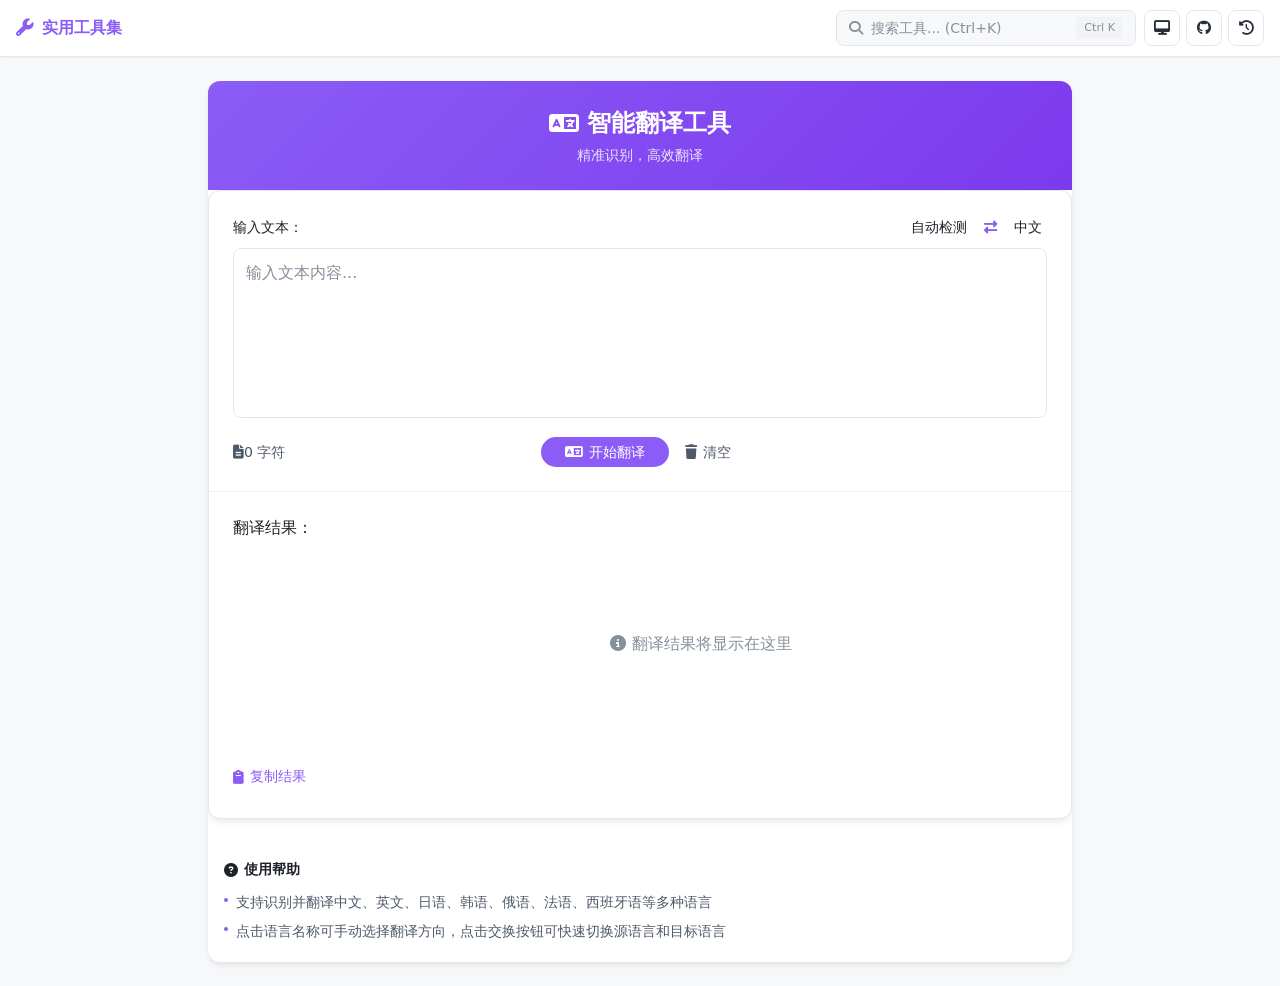
<file: translator.html>
<!DOCTYPE html>
<html lang="zh-CN">
<head>
    <meta charset="UTF-8">
    <meta name="viewport" content="width=device-width, initial-scale=1.0">
    <title>智能翻译工具 - 多语言实时翻译</title>
    <meta name="description" content="在线多语言翻译工具，支持中英日韩等语言自动检测与实时互译，接口异常时自动切换备用服务。">
        <link rel="icon" type="image/png" href="icons/translate-96x96.png" sizes="96x96">
    <link rel="shortcut icon" href="icons/translate-96x96.png">
    <link rel="apple-touch-icon" sizes="180x180" href="icons/translate-apple-touch-icon.png">
    <link rel="manifest" href="site.webmanifest">

    <!-- 主题闪烁防护 -->
    <script>
        (function(){
            var t=localStorage.getItem('theme');
            if(!t)t=window.matchMedia('(prefers-color-scheme:dark)').matches?'dark':'light';
            document.documentElement.setAttribute('data-theme',t);
        })();
    </script>

    <!-- 引入外部资源 -->
    <link href="https://cdnjs.cloudflare.com/ajax/libs/font-awesome/6.4.0/css/all.min.css" rel="stylesheet" crossorigin="anonymous">
    <link rel="stylesheet" href="css/shared.css">
    <link rel="stylesheet" href="css/themes.css">
    <link rel="stylesheet" href="css/navbar.css">
    <link rel="stylesheet" href="css/loading.css">

    <style>
        /* 统一使用CSS变量管理主题 */
        :root {
            --color-primary: var(--color-tool-translate);
            --color-primary-dark: var(--color-tool-translate-dark);
            --color-primary-light: var(--color-tool-translate-light);
            --color-primary-ring: var(--color-tool-translate-ring);
        }

        .hidden {
            display: none !important;
        }

        body {
            background-color: var(--color-gray-50);
            color: var(--color-gray-700);
            min-height: 100vh;
        }

        .page-content {
            padding: 1.5rem 1rem;
            max-width: 896px;
            margin: 0 auto;
        }

        .container {
            background: var(--color-white);
            border-radius: var(--radius-lg);
            box-shadow: var(--shadow-md);
            overflow: hidden;
        }

        .header {
            background: linear-gradient(135deg, var(--color-primary) 0%, var(--color-primary-dark) 100%);
            color: white;
            text-align: center;
            padding: 1.5rem;
            margin-bottom: 0;
        }

        .header h1 {
            font-size: 1.5rem;
            font-weight: 600;
            color: white;
            margin-bottom: 0.25rem;
            display: flex;
            align-items: center;
            justify-content: center;
            gap: 0.5rem;
        }

        .header h1 i {
            color: white;
        }

        .header p {
            color: rgba(255, 255, 255, 0.85);
            font-size: 0.875rem;
        }

        .card-section {
            padding: 1.5rem;
        }

        .card-section.border-bottom {
            border-bottom: 1px solid var(--color-gray-100);
        }

        .input-header {
            display: flex;
            justify-content: space-between;
            align-items: center;
            margin-bottom: 0.5rem;
        }

        .input-header label {
            font-size: 0.875rem;
            font-weight: 500;
            color: var(--color-gray-700);
        }

        .lang-selector {
            display: flex;
            align-items: center;
            gap: 0.5rem;
            font-size: 0.875rem;
        }

        .lang-label {
            font-weight: 500;
            color: var(--color-gray-700);
            padding: 2px 5px;
            border-radius: 4px;
            cursor: pointer;
            transition: background-color 0.2s;
        }

        .lang-label:hover {
            background-color: var(--color-gray-100);
        }

        .lang-label.lang-update {
            animation: langChange 0.3s ease-out;
        }

        @keyframes langChange {
            0% { opacity: 0.5; transform: scale(0.95); }
            100% { opacity: 1; transform: scale(1); }
        }

        .swap-btn {
            color: var(--color-primary);
            background: none;
            border: none;
            padding: 0.25rem;
            border-radius: 50%;
            cursor: pointer;
            transition: all 0.2s;
        }

        .swap-btn:hover {
            background-color: rgba(59, 130, 246, 0.05);
            color: var(--color-primary-dark);
        }

        textarea {
            width: 100%;
            padding: 0.75rem;
            border: 1px solid var(--color-gray-200);
            border-radius: var(--radius-md);
            font-family: inherit;
            font-size: 1rem;
            resize: none;
            outline: none;
            transition: all 0.2s;
        }

        textarea:focus {
            border-color: var(--color-primary);
            box-shadow: 0 0 0 3px rgba(59, 130, 246, 0.1);
        }

        textarea::placeholder {
            color: var(--color-gray-400);
        }

        textarea.error-highlight {
            border-color: var(--color-danger) !important;
            box-shadow: 0 0 0 3px rgba(239, 68, 68, 0.1) !important;
        }

        .button-row {
            display: flex;
            justify-content: center;
            align-items: center;
            margin-top: 0.75rem;
            position: relative;
        }

        .char-count {
            font-size: 0.875rem;
            color: var(--color-gray-500);
            display: flex;
            align-items: center;
            position: absolute;
            left: 0;
        }

        .button-group {
            display: flex;
            align-items: center;
            gap: 0.5rem;
        }

        .btn {
            padding: 0.5rem 1.5rem;
            border: none;
            border-radius: 9999px;
            font-size: 0.875rem;
            font-weight: 500;
            cursor: pointer;
            transition: all 0.2s;
            display: inline-flex;
            align-items: center;
            gap: 0.375rem;
        }

        .btn-primary {
            background-color: var(--color-primary);
            color: white;
        }

        .btn-primary:hover:not(:disabled) {
            background-color: var(--color-primary-dark);
            transform: translateY(-1px);
            box-shadow: 0 3px 10px rgba(59, 130, 246, 0.3);
        }

        .btn-primary:active:not(:disabled) {
            transform: translateY(0);
        }

        .btn-primary:disabled {
            opacity: 0.6;
            cursor: not-allowed;
        }

        .btn-ghost {
            background: none;
            color: var(--color-gray-500);
            padding: 0.5rem;
        }

        .btn-ghost:hover {
            color: var(--color-gray-700);
            background-color: var(--color-gray-100);
        }

        .result-container {
            min-height: 120px;
            white-space: pre-wrap;
            word-break: break-word;
        }

        .result-placeholder {
            color: var(--color-gray-400);
            text-align: center;
            padding: 1.25rem 0;
        }

        .result-loading {
            color: var(--color-gray-400);
            text-align: center;
            padding: 1.25rem 0;
            display: flex;
            align-items: center;
            justify-content: center;
            gap: 0.5rem;
        }

        .result-error {
            color: var(--color-danger);
            text-align: center;
            padding: 1.25rem 0;
        }

        .copy-btn {
            margin-top: 0.75rem;
            color: var(--color-primary);
            background: none;
            border: none;
            font-size: 0.875rem;
            cursor: pointer;
            padding: 0.5rem 0;
            display: inline-flex;
            align-items: center;
            gap: 0.375rem;
            transition: color 0.2s;
        }

        .copy-btn:hover {
            color: var(--color-primary-dark);
        }

        .error-panel {
            margin-top: 1rem;
            background: #FEF2F2;
            border: 1px solid #FEE2E2;
            border-radius: var(--radius-md);
            padding: 1rem;
            display: none;
        }

        .error-panel.show {
            display: block;
        }

        .error-header {
            display: flex;
            align-items: flex-start;
            gap: 0.75rem;
        }

        .error-icon {
            color: var(--color-danger);
            font-size: 1.125rem;
            flex-shrink: 0;
        }

        .error-content h3 {
            font-size: 0.875rem;
            font-weight: 500;
            color: #991B1B;
            margin-bottom: 0.5rem;
        }

        .error-content p {
            font-size: 0.875rem;
            color: #B91C1C;
        }

        [data-theme="dark"] .error-content h3 {
            color: #FCA5A5;
        }

        [data-theme="dark"] .error-content p {
            color: #F87171;
        }

        @media (prefers-color-scheme: dark) {
            :root:not([data-theme="light"]) .error-content h3 {
                color: #FCA5A5;
            }

            :root:not([data-theme="light"]) .error-content p {
                color: #F87171;
            }
        }

        .error-actions {
            margin-top: 0.75rem;
        }

        .btn-retry {
            padding: 0.375rem 0.75rem;
            font-size: 0.75rem;
        }

        .help-card {
            margin-top: 1.5rem;
            background: var(--color-white);
            border-radius: var(--radius-lg);
            padding: 1rem;
            box-shadow: var(--shadow-card);
        }

        .help-title {
            font-size: 0.875rem;
            font-weight: 600;
            color: var(--color-gray-800);
            margin-bottom: 0.5rem;
            display: flex;
            align-items: center;
            gap: 0.375rem;
        }

        .help-list {
            list-style: none;
        }

        .help-list li {
            font-size: 0.875rem;
            color: var(--color-gray-500);
            padding: 0.25rem 0;
            display: flex;
            align-items: flex-start;
            gap: 0.5rem;
        }

        .help-list li::before {
            content: '';
            display: inline-block;
            width: 4px;
            height: 4px;
            background-color: var(--color-primary);
            border-radius: 50%;
            margin-top: 6px;
            flex-shrink: 0;
        }

        /* 加载动画 */
        .loader {
            border: 2px solid rgba(255, 255, 255, 0.3);
            border-top-color: var(--color-primary);
            border-radius: 50%;
            animation: spinner 0.6s linear infinite;
            width: 14px;
            height: 14px;
        }

        .loader-gray {
            border-color: rgba(156, 163, 175, 0.3);
            border-top-color: var(--color-gray-500);
            width: 20px;
            height: 20px;
        }

        @keyframes spinner {
            to { transform: rotate(360deg); }
        }

        /* 语言选择器面板 */
        .lang-panel-overlay {
            position: fixed;
            inset: 0;
            background: rgba(0, 0, 0, 0.5);
            display: flex;
            align-items: center;
            justify-content: center;
            z-index: 50;
            display: none;
        }

        .lang-panel-overlay.show {
            display: flex;
        }

        .lang-panel {
            background: var(--color-white);
            border-radius: var(--radius-lg);
            box-shadow: var(--shadow-lg);
            width: 100%;
            max-width: 448px;
            padding: 1.25rem;
            max-height: 80vh;
            overflow-y: auto;
        }

        .lang-panel-header {
            font-size: 1.125rem;
            font-weight: 600;
            color: var(--color-gray-800);
            margin-bottom: 1rem;
        }

        .lang-grid {
            display: grid;
            grid-template-columns: repeat(3, 1fr);
            gap: 0.5rem;
        }

        .lang-option {
            padding: 0.5rem 0.75rem;
            border-radius: var(--radius-md);
            text-align: left;
            color: var(--color-gray-800);
            font-size: 0.875rem;
            background: none;
            border: none;
            cursor: pointer;
            transition: all 0.2s;
        }

        .lang-option:hover {
            background-color: rgba(59, 130, 246, 0.05);
        }

        .lang-panel-footer {
            margin-top: 1rem;
            padding-top: 1rem;
            border-top: 1px solid var(--color-gray-100);
            text-align: right;
        }

        /* 深色模式 - 页面特有样式（输入框由 themes.css 全局处理） */
        [data-theme="dark"] .error-panel {
            background: rgba(239, 68, 68, 0.15);
            border-color: rgba(239, 68, 68, 0.3);
        }
        [data-theme="dark"] .help-card {
            background-color: var(--color-gray-100);
        }
        [data-theme="dark"] .help-title {
            color: var(--color-gray-700);
        }
        [data-theme="dark"] .lang-panel {
            background-color: var(--color-gray-100);
        }
        [data-theme="dark"] .lang-panel-header {
            color: var(--color-gray-700);
        }
        [data-theme="dark"] .lang-option {
            color: var(--color-gray-700);
        }
        [data-theme="dark"] .lang-option:hover {
            background-color: rgba(59, 130, 246, 0.15);
        }

        @media (max-width: 640px) {
            .page-content {
                padding: 1rem 0.5rem;
            }

            .button-row {
                flex-direction: column;
                gap: 0.75rem;
            }

            .char-count {
                position: static;
            }

            .button-group {
                width: 100%;
                justify-content: space-between;
            }

            .btn-primary {
                flex: 1;
            }
        }
    </style>
</head>
<body>
    <div class="page-content">
    <div class="container">
        <!-- 标题区域 -->
        <header class="header">
            <h1>
                <i class="fas fa-language" ></i>
                智能翻译工具
            </h1>
            <p>精准识别，高效翻译</p>
        </header>

        <!-- 翻译主体卡片 -->
        <div class="card">
            <!-- 输入区域 -->
            <div class="card-section border-bottom">
                <div class="input-header">
                    <label for="sourceText">输入文本：</label>
                    <div class="lang-selector">
                        <span id="langFrom" class="lang-label">检测语言</span>
                        <button id="swapLangBtn" class="swap-btn">
                            <i class="fas fa-right-left"></i>
                        </button>
                        <span id="langTo" class="lang-label">中文</span>
                    </div>
                </div>
                <textarea
                    id="sourceText"
                    rows="6"
                    placeholder="输入文本内容..."
                ></textarea>
                <!-- 功能按钮行 -->
                <div class="button-row">
                    <span id="charCount" class="char-count">
                        <i class="fas fa-file-lines mr-1.5"></i>0 字符
                    </span>

                    <!-- 翻译按钮 -->
                    <div class="button-group">
                        <button id="translateBtn" class="btn btn-primary">
                            <i class="fas fa-language"></i>
                            <span>开始翻译</span>
                            <div id="loader" class="loader hidden"></div>
                        </button>

                        <button id="clearBtn" class="btn btn-ghost">
                            <i class="fas fa-trash"></i>
                            清空
                        </button>
                    </div>
                </div>
            </div>

            <!-- 结果区域 -->
            <div class="card-section">
                <label>翻译结果：</label>
                <div id="resultText" class="result-container">
                    <div class="result-placeholder">
                        <i class="fas fa-info-circle mr-1.5"></i> 翻译结果将显示在这里
                    </div>
                </div>
                <button id="copyBtn" class="copy-btn">
                    <i class="fas fa-clipboard"></i>
                    复制结果
                </button>
            </div>
        </div>

        <!-- 错误提示区域 -->
        <div id="errorPanel" class="error-panel">
            <div class="error-header">
                <i class="fas fa-exclamation-circle error-icon"></i>
                <div class="error-content">
                    <h3>操作提示</h3>
                    <p id="errorMessage">翻译服务暂时不可用，请稍后再试</p>
                    <div class="error-actions">
                        <button id="retryBtn" class="btn btn-primary btn-retry">
                            <i class="fas fa-rotate-right mr-1.5"></i>
                            重试
                        </button>
                    </div>
                </div>
            </div>
        </div>

        <!-- 帮助信息 -->
        <div class="help-card">
            <h3 class="help-title">
                <i class="fas fa-circle-question" ></i>
                使用帮助
            </h3>
            <ul class="help-list">
                <li>支持识别并翻译中文、英文、日语、韩语、俄语、法语、西班牙语等多种语言</li>
                <li>点击语言名称可手动选择翻译方向，点击交换按钮可快速切换源语言和目标语言</li>
            </ul>
        </div>
    </div>

    <!-- 语言选择面板 -->
    <div id="langSelectorPanel" class="lang-panel-overlay">
        <div class="lang-panel">
            <h3 class="lang-panel-header">选择语言</h3>
            <div class="lang-grid">
                <!-- 语言选项将通过JS动态生成 -->
            </div>
            <div class="lang-panel-footer">
                <button id="closeLangSelector" class="btn btn-ghost">
                    取消
                </button>
            </div>
        </div>
    </div>

    <script src="js/utils/toast.js"></script>
    <script src="js/utils/debounce.js"></script>
    <script src="js/utils/copy.js"></script>
    <script src="js/utils/theme.js"></script>
    <script src="js/utils/usage.js"></script>
    <script src="js/components/navbar.js"></script>

    <script>
        // 语言映射配置 - 使用Google Translate API语言代码
        var LANGUAGE_CONFIG = {
            // Google Translate API语言代码
            // 参考文档: https://cloud.google.com/translate/docs/languages
            names: {
                'auto': '自动检测',
                'zh': '中文',
                'zh-CN': '中文(简体)',
                'zh-TW': '中文(繁体)',
                'en': '英语',
                'ja': '日语',
                'ko': '韩语',
                'ru': '俄语',
                'fr': '法语',
                'es': '西班牙语',
                'de': '德语',
                'pt': '葡萄牙语',
                'it': '意大利语',
                'ar': '阿拉伯语',
                'hi': '印地语',
                'vi': '越南语',
                'th': '泰语',
                'nl': '荷兰语',
                'sv': '瑞典语',
                'pl': '波兰语',
                'da': '丹麦语',
                'fi': '芬兰语',
                'cs': '捷克语',
                'ro': '罗马尼亚语',
                'hu': '匈牙利语',
                'el': '希腊语',
                'tr': '土耳其语',
                'id': '印尼语',
                'ms': '马来语',
                'uk': '乌克兰语'
            },
            // 语言检测模式 - 更精确的正则表达式
            patterns: {
                'zh': /[\u4e00-\u9fa5\u3400-\u4dbf]/,                  // 中文
                'zh-CN': /[\u4e00-\u9fa5\u3400-\u4dbf]/,               // 中文简体
                'zh-TW': /[\u4e00-\u9fa5\u3400-\u4dbf]/,               // 中文繁体
                'en': /[a-zA-Z]/,                                       // 英文
                'ja': /[\u3040-\u309F\u30A0-\u30FF\u31F0-\u31FF\u4E00-\u9FAF]/, // 日语：平假名、片假名、假名扩展、汉字
                'ko': /[\uAC00-\uD7AF\u1100-\u11FF]/,                  // 韩语
                'ru': /[\u0400-\u04FF]/,                                // 俄语
                'th': /[\u0E00-\u0E7F]/,                                // 泰语
                'ar': /[\u0600-\u06FF]/,                               // 阿拉伯语
                'fr': /[àâæçéèêëîïôœùûüÿÀÂÆÇÉÈÊËÎÏÔŒÙÛÜŸ]/,             // 法语
                'es': /[áéíóúñüÁÉÍÓÚÑÜ]/,                              // 西班牙语
                'de': /[äöüßÄÖÜ]/,                                      // 德语
                'pt': /[áéíóúãõçÁÉÍÓÚÃÕÇ]/,                             // 葡萄牙语
                'it': /[àèéìíòóùúÀÈÉÌÍÒÓÙÚ]/,                           // 意大利语
                'nl': /[ëïàâêôûĳËÏÀÂÊÔÛĲ]/,                             // 荷兰语
                'sv': /[åäöÅÄÖ]/,                                       // 瑞典语
                'pl': /[ąćęłńóśźżĄĆĘŁŃÓŚŹŻ]/,                          // 波兰语
                'da': /[æøåÆØÅ]/,                                      // 丹麦语
                'fi': /[äöÄÖ]/,                                         // 芬兰语
                'cs': /[áčďéěíňóřšťúůýžÁČĎÉĚÍŇÓŘŠŤÚŮÝŽ]/,               // 捷克语
                'ro': /[ăâîșțĂÂÎȘȚ]/,                                    // 罗马尼亚语
                'hu': /[áéíóöőúüűÁÉÍÓÖŐÚÜŰ]/,                           // 匈牙利语
                'el': /[\u0370-\u03FF]/,                               // 希腊语
                'tr': /[\u011F-\u0130\u015E-\u015F]/,                  // 土耳其语
                'id': /[\u0000-\u007F]/,                               // 印尼语
                'ms': /[\u0000-\u007F]/,                               // 马来语
                'uk': /[\u0400-\u04FF]/                                // 乌克兰语
            },
            // 定义常用的翻译方向
            commonDirections: {
                'zh': 'en',      // 中文 -> 英文
                'zh-CN': 'en',   // 中文简体 -> 英文
                'zh-TW': 'en',   // 中文繁体 -> 英文
                'en': 'zh-CN',   // 英文 -> 中文简体
                'ja': 'zh-CN',   // 日语 -> 中文简体
                'ko': 'zh-CN',   // 韩语 -> 中文简体
                'ru': 'zh-CN',   // 俄语 -> 中文简体
                'fr': 'zh-CN',   // 法语 -> 中文简体
                'es': 'zh-CN',   // 西班牙语 -> 中文简体
                'auto': 'zh-CN'  // 自动检测 -> 中文简体
            }
        };

        // DOM元素引用
        var elements = {
            sourceText: document.getElementById('sourceText'),
            resultText: document.getElementById('resultText'),
            translateBtn: document.getElementById('translateBtn'),
            clearBtn: document.getElementById('clearBtn'),
            copyBtn: document.getElementById('copyBtn'),
            charCount: document.getElementById('charCount'),
            loader: document.getElementById('loader'),
            langFrom: document.getElementById('langFrom'),
            langTo: document.getElementById('langTo'),
            swapLangBtn: document.getElementById('swapLangBtn'),
            errorPanel: document.getElementById('errorPanel'),
            errorMessage: document.getElementById('errorMessage'),
            retryBtn: document.getElementById('retryBtn'),
            langSelectorPanel: document.getElementById('langSelectorPanel'),
            closeLangSelector: document.getElementById('closeLangSelector')
        };

        // 翻译方向状态
        var translationState = {
            from: 'auto',
            to: 'zh'
        };

        // 当前正在选择的语言类型 ('from' 或 'to')
        var selectingLangType = null;
        var googleDisabledUntil = 0;

        // 初始化
        function initialize() {
            updateLanguageDisplay();
            createLanguageSelectorOptions();
            attachEventListeners();
        }

        // Google Translate 翻译函数（使用免费的translate.googleapis.com）
        async function googleTranslate(text, from, to) {
            // Google Translate 免费 API 端点
            const url = `https://translate.googleapis.com/translate_a/single?client=gtx&sl=${from}&tl=${to}&dt=t&q=${encodeURIComponent(text)}`;

            const response = await fetch(url);

            if (!response.ok) {
                throw new Error(`Google Translate HTTP错误: ${response.status}`);
            }

            const data = await response.json();

            // 提取翻译结果
            let translatedText = '';
            if (data && data[0]) {
                translatedText = data[0].map(item => item[0]).join('');
            }

            return {
                translatedText: translatedText,
                detectedLang: data[2] || from,
                provider: 'google'
            };
        }

        // 备用翻译服务。Google 免费端点被限流时，使用 MyMemory 做降级。
        async function fallbackTranslate(text, from, to) {
            const sourceLang = from === 'auto' ? detectLanguage(text) : from;
            const langPair = `${normalizeMyMemoryLang(sourceLang)}|${normalizeMyMemoryLang(to)}`;
            const url = `https://api.mymemory.translated.net/get?q=${encodeURIComponent(text)}&langpair=${encodeURIComponent(langPair)}`;

            const response = await fetch(url);
            if (!response.ok) {
                throw new Error(`备用翻译服务 HTTP错误: ${response.status}`);
            }

            const data = await response.json();
            if (data.responseStatus && data.responseStatus !== 200) {
                throw new Error(data.responseDetails || '备用翻译服务不可用');
            }

            const translatedText = data.responseData?.translatedText || '';
            if (!translatedText) {
                throw new Error('备用翻译服务未返回结果');
            }

            return {
                translatedText,
                detectedLang: sourceLang,
                provider: 'mymemory'
            };
        }

        function normalizeMyMemoryLang(lang) {
            const map = {
                zh: 'zh-CN',
                'zh-TW': 'zh-TW',
                'zh-CN': 'zh-CN'
            };
            return map[lang] || lang;
        }

        async function translateText(text, from, to) {
            let googleError = null;

            if (Date.now() >= googleDisabledUntil) {
                try {
                    return await googleTranslate(text, from, to);
                } catch (error) {
                    googleError = error;
                    if ((error.message || '').includes('429')) {
                        googleDisabledUntil = Date.now() + 10 * 60 * 1000;
                    }
                }
            }

            try {
                return await fallbackTranslate(text, from, to);
            } catch (fallbackError) {
                const googleMessage = googleError ? `${googleError.message}; ` : '';
                throw new Error(`${googleMessage}${fallbackError.message}`);
            }
        }

        // 创建语言选择器选项
        function createLanguageSelectorOptions() {
            const langGrid = elements.langSelectorPanel.querySelector('.lang-grid');
            langGrid.innerHTML = '';

            // 生成语言选项
            Object.keys(LANGUAGE_CONFIG.names).forEach(langCode => {
                if (langCode === 'auto') return; // 自动检测不放在手动选择中

                const langName = LANGUAGE_CONFIG.names[langCode];
                const langOption = document.createElement('button');
                langOption.className = 'lang-option';
                langOption.textContent = langName;
                langOption.dataset.langCode = langCode;

                langOption.addEventListener('click', () => {
                    if (selectingLangType === 'from') {
                        translationState.from = langCode;
                        // 自动调整目标语言
                        translationState.to = LANGUAGE_CONFIG.commonDirections[langCode] || 'zh';
                    } else if (selectingLangType === 'to') {
                        translationState.to = langCode;
                    }

                    updateLanguageDisplay(true);
                    elements.langSelectorPanel.classList.remove('show');
                });

                langGrid.appendChild(langOption);
            });
        }

        // 绑定事件监听器
        function attachEventListeners() {
            // 文本输入事件
            elements.sourceText.addEventListener('input', window.debounce(handleTextInput, 300));

            // 其他按钮事件
            elements.clearBtn.addEventListener('click', clearAllFields);
            elements.copyBtn.addEventListener('click', function() { copyTranslationResult(this); });
            elements.translateBtn.addEventListener('click', performTranslation);
            elements.retryBtn.addEventListener('click', performTranslation);
            elements.closeLangSelector.addEventListener('click', () => {
                elements.langSelectorPanel.classList.remove('show');
            });

            // 语言选择事件
            elements.langFrom.addEventListener('click', () => {
                selectingLangType = 'from';
                elements.langSelectorPanel.classList.add('show');
            });

            elements.langTo.addEventListener('click', () => {
                selectingLangType = 'to';
                elements.langSelectorPanel.classList.add('show');
            });

            // 交换语言按钮
            elements.swapLangBtn.addEventListener('click', swapLanguages);

            // 点击外部关闭语言选择面板
            elements.langSelectorPanel.addEventListener('click', (e) => {
                if (e.target === elements.langSelectorPanel) {
                    elements.langSelectorPanel.classList.remove('show');
                }
            });

            // 回车键翻译
            elements.sourceText.addEventListener('keydown', e => {
                if (e.key === 'Enter' && !e.shiftKey) {
                    e.preventDefault();
                    performTranslation();
                }
            });
        }

        // 处理文本输入 - 实时检测语言
        function handleTextInput() {
            const inputText = elements.sourceText.value.trim();
            
            elements.sourceText.classList.remove('error-highlight');
            elements.charCount.innerHTML = `<i class="fas fa-file-lines mr-1.5"></i>${inputText.length} 字符`;
            
            // 只有当源语言是自动检测时才进行语言检测
            if (inputText.length > 0 && translationState.from === 'auto') {
                // 显示"检测中..."状态
                elements.langFrom.textContent = '检测中...';
                detectLanguage(inputText);
                updateLanguageDisplay(true);
            } else if (inputText.length === 0) {
                translationState = { from: 'auto', to: 'zh' };
                updateLanguageDisplay(true);
            }
        }

        // 改进的语言检测算法
        function detectLanguage(text) {
            // 清理文本，保留有语言特征的字符
            const cleanedText = text.replace(/[\s0-9\p{P}]/gu, '');

            // 如果清理后文本为空，保持自动检测
            if (cleanedText.length === 0) {
                translationState.from = 'auto';
                translationState.to = 'zh';
                return;
            }

            // 优先检测日语（平假名和片假名是日语独有的）
            const kanaPattern = /[\u3040-\u309F\u30A0-\u30FF\u31F0-\u31FF]/;
            if (kanaPattern.test(text)) {
                translationState.from = 'ja';
                translationState.to = 'zh-CN';
                return;
            }

            // 统计每种语言特征字符的出现次数
            const langScores = {};

            // 初始化分数对象
            Object.keys(LANGUAGE_CONFIG.patterns).forEach(lang => {
                langScores[lang] = 0;
            });

            // 计算每个语言的匹配分数（排除已经检查过的日语）
            Object.entries(LANGUAGE_CONFIG.patterns).forEach(([lang, pattern]) => {
                if (lang === 'ja') return; // 日语已经处理过
                const matches = cleanedText.match(pattern);
                langScores[lang] = matches ? matches.length : 0;
            });

            // 找出得分最高的语言
            let highestScore = 0;
            let detectedLang = 'en'; // 默认英语

            Object.entries(langScores).forEach(([lang, score]) => {
                if (score > highestScore) {
                    highestScore = score;
                    detectedLang = lang;
                }
            });

            // 设置检测到的语言和对应的目标语言
            translationState.from = detectedLang;
            translationState.to = LANGUAGE_CONFIG.commonDirections[detectedLang] || 'zh';
        }

        // 交换源语言和目标语言
        function swapLanguages() {
            const inputText = elements.sourceText.value.trim();
            const resultText = elements.resultText.textContent.trim();
            
            // 交换语言
            const tempLang = translationState.from;
            translationState.from = translationState.to;
            translationState.to = tempLang;
            
            // 如果有内容，也交换文本
            if (inputText && resultText && !resultText.includes('翻译结果将显示在这里')) {
                elements.sourceText.value = resultText;
                elements.resultText.innerHTML = `<div class="result-placeholder"><i class="fas fa-info-circle mr-1.5"></i> 翻译结果将显示在这里</div>`;
                elements.charCount.innerHTML = `<i class="fas fa-file-lines mr-1.5"></i>${resultText.length} 字符`;
            }
            
            updateLanguageDisplay(true);
        }

        // 更新语言显示
        function updateLanguageDisplay(forceUpdate = false) {
            const fromLangName = LANGUAGE_CONFIG.names[translationState.from] || '自动检测';
            const toLangName = LANGUAGE_CONFIG.names[translationState.to] || '中文';
            
            // 更新显示
            elements.langFrom.textContent = fromLangName;
            elements.langFrom.classList.add('lang-update');
            setTimeout(() => elements.langFrom.classList.remove('lang-update'), 300);
            
            elements.langTo.textContent = toLangName;
            elements.langTo.classList.add('lang-update');
            setTimeout(() => elements.langTo.classList.remove('lang-update'), 300);
        }

        // 清空所有字段
        function clearAllFields() {
            elements.sourceText.value = '';
            elements.resultText.innerHTML = `<div class="result-placeholder"><i class="fas fa-info-circle mr-1.5"></i> 翻译结果将显示在这里</div>`;
            elements.charCount.innerHTML = `<i class="fas fa-file-lines mr-1.5"></i>0 字符`;
            elements.sourceText.classList.remove('error-highlight');
            elements.errorPanel.classList.remove('show');
            translationState = { from: 'auto', to: 'zh' };
            updateLanguageDisplay(true);
            Toast.success('已清空输入');
        }

        // 复制翻译结果
        async function copyTranslationResult(button) {
            const resultText = document.getElementById('resultText').textContent;
            const copied = await window.copyToClipboard(resultText, {
                successMsg: '翻译结果已复制',
                errorMsg: '复制失败，请手动复制'
            });
            if (copied && button) {
                const originalHTML = button.innerHTML;
                button.innerHTML = '<i class="fas fa-check"></i>已复制';
                setTimeout(() => { button.innerHTML = originalHTML; }, 1000);
            }
        }

        // 显示错误面板
        function showError(message) {
            elements.errorMessage.textContent = message;
            elements.errorPanel.classList.add('show');
            elements.sourceText.classList.add('error-highlight');
        }

        // 隐藏错误面板
        function hideError() {
            elements.errorPanel.classList.remove('show');
            elements.sourceText.classList.remove('error-highlight');
        }

        // 执行翻译
        async function performTranslation() {
            // 防重入：按钮点击会在下方置 disabled，但回车键入口（keydown）不检查 disabled，
            // 翻译中连按回车会并发多次请求，导致结果乱序、更易触发接口限流
            if (elements.translateBtn.disabled) return;

            const textToTranslate = elements.sourceText.value;
            if (!textToTranslate.trim()) {
                Toast.warning('请输入要翻译的文本');
                elements.sourceText.classList.add('error-highlight');
                return;
            }

            // 显示加载状态
            elements.loader.classList.remove('hidden');
            elements.translateBtn.disabled = true;
            elements.resultText.innerHTML = `<div class="result-loading"><div class="loader loader-gray"></div><span>翻译中...</span></div>`;
            hideError();

            // 使用当前选择的翻译方向
            const fromLang = translationState.from;
            const toLang = translationState.to;

            try {
                const result = await translateText(textToTranslate, fromLang, toLang);

                // 显示翻译结果
                elements.resultText.textContent = result.translatedText;

                // 根据API返回结果更新语言检测
                if (result.detectedLang && result.detectedLang !== fromLang && translationState.from === 'auto') {
                    translationState.from = result.detectedLang;
                    updateLanguageDisplay(true);
                }

                Toast.success(result.provider === 'mymemory' ? '翻译完成（Google 限流，已用备用服务）' : '翻译完成');
            } catch (error) {
                handleTranslationError(error);
            } finally {
                elements.loader.classList.add('hidden');
                elements.translateBtn.disabled = false;
            }
        }

        // 处理翻译错误
        function handleTranslationError(error) {
            let errorMessage = '';
            const errorMsg = error.message || error.toString();

            if (errorMsg.includes('Failed to fetch') || errorMsg.includes('CORS') || errorMsg.includes('NetworkError')) {
                errorMessage = '网络连接问题，请检查网络后重试';
            } else if (errorMsg.includes('429') || errorMsg.includes('Too Many Requests')) {
                errorMessage = '请求过于频繁，请稍后再试';
            } else if (errorMsg.includes('403') || errorMsg.includes('Forbidden')) {
                errorMessage = '访问被拒绝，请检查网络设置';
            } else if (errorMsg.includes('400') || errorMsg.includes('Bad Request')) {
                errorMessage = '请求参数错误，请检查输入';
            } else if (errorMsg.includes('500')) {
                errorMessage = '服务器内部错误，请稍后再试';
            } else {
                errorMessage = errorMsg;
            }

            elements.resultText.innerHTML = `<div class="result-error"><i class="fas fa-exclamation-circle mr-1"></i> 翻译失败</div>`;
            showError(errorMessage);
            Toast.error(errorMessage);
        }

        // 初始化应用
        document.addEventListener('DOMContentLoaded', initialize);
    </script>

</body>
</html>
</file>
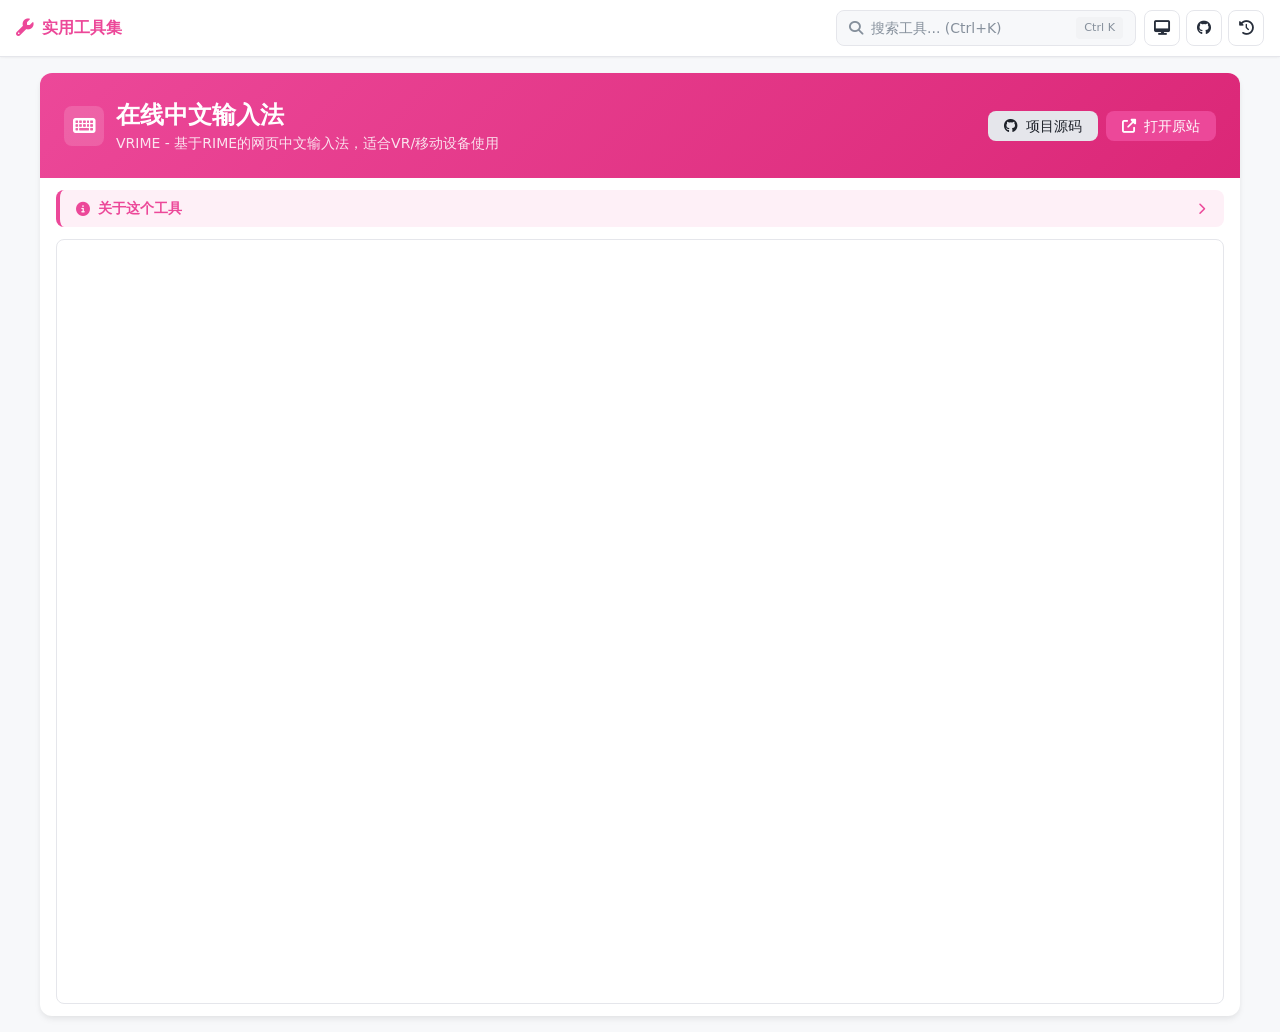
<file: vrime.html>
<!DOCTYPE html>
<html lang="zh-CN">
<head>
    <meta charset="UTF-8">
    <meta name="viewport" content="width=device-width, initial-scale=1.0">
    <title>在线中文输入法 - VRIME 集成</title>
    <meta name="description" content="基于 RIME 引擎的在线中文输入法，支持拼音输入与候选词选择，引擎编译为 WebAssembly，输入内容全部在本地处理。">
    <link rel="icon" type="image/png" href="icons/ime-96x96.png" sizes="96x96">
    <link rel="shortcut icon" href="icons/ime-96x96.png">
    <link rel="apple-touch-icon" sizes="180x180" href="icons/ime-apple-touch-icon.png">
    <link rel="manifest" href="site.webmanifest">

    <!-- 主题闪烁防护 -->
    <script>
        (function(){
            var t=localStorage.getItem('theme');
            if(!t)t=window.matchMedia('(prefers-color-scheme:dark)').matches?'dark':'light';
            document.documentElement.setAttribute('data-theme',t);
        })();
    </script>

    <link rel="stylesheet" href="https://cdnjs.cloudflare.com/ajax/libs/font-awesome/6.4.0/css/all.min.css">
    <link rel="stylesheet" href="css/shared.css">
    <link rel="stylesheet" href="css/themes.css">
    <link rel="stylesheet" href="css/navbar.css">
    <link rel="stylesheet" href="css/loading.css">

    <style>
        :root {
            --color-primary: var(--color-tool-vrime);
            --color-primary-dark: var(--color-tool-vrime-dark);
            --color-primary-light: var(--color-tool-vrime-light);
            --color-primary-ring: var(--color-tool-vrime-ring);
        }

        body {
            background-color: var(--color-gray-50);
            color: var(--color-gray-700);
            min-height: 100vh;
        }

        .page-content {
            padding: 1rem;
        }

        .container {
            background: var(--color-white);
            border-radius: var(--radius-lg);
            box-shadow: var(--shadow-md);
            width: 100%;
            max-width: 1200px;
            margin: 0 auto;
        }

        .header {
            background: linear-gradient(135deg, var(--color-primary) 0%, var(--color-primary-dark) 100%);
            color: white;
            padding: 1.5rem;
            border-radius: var(--radius-lg) var(--radius-lg) 0 0;
            display: flex;
            align-items: center;
            justify-content: space-between;
            flex-wrap: wrap;
            gap: 1rem;
        }

        .header-left {
            display: flex;
            align-items: center;
            gap: 0.75rem;
        }

        .logo {
            width: 40px;
            height: 40px;
            background: rgba(255, 255, 255, 0.15);
            border-radius: 8px;
            display: flex;
            align-items: center;
            justify-content: center;
            color: white;
            font-size: 1.25rem;
        }

        .title h1 {
            font-size: 1.5rem;
            font-weight: 600;
            color: white;
        }

        .title p {
            font-size: 0.875rem;
            opacity: 0.85;
            color: white;
        }

        .header-right {
            display: flex;
            gap: 0.5rem;
        }

        .btn {
            display: inline-flex;
            align-items: center;
            gap: 0.5rem;
            padding: 0.5rem 1rem;
            border: none;
            border-radius: var(--radius-md);
            font-size: 0.875rem;
            font-weight: 500;
            cursor: pointer;
            transition: all 0.2s ease;
            text-decoration: none;
        }

        .btn-primary {
            background-color: var(--color-primary);
            color: white;
        }

        .btn-primary:hover {
            background-color: var(--color-primary-dark);
            transform: translateY(-1px);
        }

        .btn-secondary {
            background-color: var(--color-gray-200);
            color: var(--color-gray-700);
        }

        .btn-secondary:hover {
            background-color: var(--color-gray-300);
            transform: translateY(-1px);
        }

        .content {
            padding: 0.75rem 1rem;
        }

        .info-box {
            background: var(--color-primary-light);
            border-left: 4px solid var(--color-primary);
            padding: 0.5rem 1rem;
            border-radius: var(--radius-md);
            margin-bottom: 0.75rem;
        }

        .info-box h3 {
            font-size: 0.875rem;
            color: var(--color-primary);
            margin: 0;
            display: flex;
            align-items: center;
            gap: 0.5rem;
            cursor: pointer;
            user-select: none;
        }

        .info-box h3 i.toggle-icon {
            margin-left: auto;
            font-size: 0.75rem;
            transition: transform 0.2s;
        }

        .info-box.collapsed h3 i.toggle-icon {
            transform: rotate(-90deg);
        }

        .info-box-body {
            overflow: hidden;
            transition: max-height 0.3s ease, opacity 0.2s ease;
            max-height: 200px;
            opacity: 1;
        }

        .info-box.collapsed .info-box-body {
            max-height: 0;
            opacity: 0;
        }

        .info-box ul {
            margin: 0.5rem 0 0;
            padding-left: 1.5rem;
            font-size: 0.875rem;
            color: var(--color-gray-700);
        }

        .info-box li {
            margin-bottom: 0.25rem;
        }

        .iframe-container {
            width: 100%;
            height: 85vh;
            min-height: 600px;
            border: 1px solid var(--color-gray-200);
            border-radius: var(--radius-md);
            overflow: hidden;
        }

        .iframe-container iframe {
            width: 100%;
            height: 100%;
            border: none;
            display: block;
        }

        @media (max-width: 768px) {
            .header {
                flex-direction: column;
                align-items: flex-start;
            }
            .iframe-container {
                height: 80vh;
                min-height: 450px;
            }
        }
    </style>
</head>
<body>
    <div class="page-content">
    <div class="container">
        <div class="header">
            <div class="header-left">
                <div class="logo">
                    <i class="fas fa-keyboard"></i>
                </div>
                <div class="title">
                    <h1>在线中文输入法</h1>
                    <p>VRIME - 基于RIME的网页中文输入法，适合VR/移动设备使用</p>
                </div>
            </div>
            <div class="header-right">
                <a href="https://github.com/zhou9110/vrime" target="_blank" rel="noopener noreferrer" class="btn btn-secondary">
                    <i class="fab fa-github"></i>项目源码
                </a>
                <a href="https://vrime.org/" target="_blank" rel="noopener noreferrer" class="btn btn-primary">
                    <i class="fas fa-external-link-alt"></i>打开原站
                </a>
            </div>
        </div>

        <div class="content">
            <div class="info-box collapsed">
                <h3><i class="fas fa-info-circle"></i>关于这个工具<i class="fas fa-chevron-down toggle-icon"></i></h3>
                <div class="info-box-body">
                    <ul>
                        <li><strong>适用场景：</strong>Meta Quest VR浏览器、移动端设备缺少中文输入法时应急使用</li>
                        <li><strong>技术原理：</strong>RIME 输入法核心编译为 WebAssembly，完全在浏览器本地运行</li>
                        <li><strong>支持方案：</strong>拼音、双拼、五笔，可在设置中切换</li>
                        <li><strong>隐私说明：</strong>所有输入都在本地处理，不上传到服务器</li>
                    </ul>
                </div>
            </div>

            <div class="iframe-container">
                <iframe
                    src="https://vrime.org/"
                    title="VRIME 在线中文输入法"
                    loading="lazy"
                    referrerpolicy="no-referrer"
                    sandbox="allow-scripts allow-same-origin allow-forms allow-popups"
                ></iframe>
            </div>
        </div>
    </div>
    </div>

    <!-- 共享 JS -->
    <script src="js/utils/toast.js"></script>
    <script src="js/utils/debounce.js"></script>
    <script src="js/utils/copy.js"></script>
    <script src="js/utils/theme.js"></script>
    <script src="js/utils/usage.js"></script>
    <script src="js/components/navbar.js"></script>

    <script>
        document.querySelector('.info-box h3').addEventListener('click', function() {
            document.querySelector('.info-box').classList.toggle('collapsed');
        });
    </script>
</body>
</html>
</file>
<file: css/shared.css>
/* ========================================
   共享样式 - 所有工具页面统一引入
   Design Tokens + Base Styles + Components
   ======================================== */

/* ========== 1. CSS 变量 - 设计 Tokens (统一所有页面) ========== */
:root {
  /* 主色调 - 统一使用 #165DFF (首页用的这个) */
  --color-primary: #165DFF;
  --color-primary-dark: #0E42D2;
  --color-primary-light: rgba(22, 93, 255, 0.05);
  --color-primary-ring: rgba(22, 93, 255, 0.1);
  
  /* 功能色 */
  --color-success: #00B42A;
  --color-warning: #FF7D00;
  --color-danger: #F53F3F;
  --color-info: #86909C;
  
  /* 各工具专属颜色 */
  --color-tool-number: #165DFF;
  --color-tool-number-dark: #0E42D2;
  --color-tool-number-light: rgba(22, 93, 255, 0.05);
  --color-tool-number-ring: rgba(22, 93, 255, 0.1);
  
  --color-tool-password: #F59E0B;
  --color-tool-password-dark: #D97706;
  --color-tool-password-light: rgba(245, 158, 11, 0.08);
  --color-tool-password-ring: rgba(245, 158, 11, 0.15);
  
  --color-tool-key: #F97316;
  --color-tool-key-dark: #EA580C;
  --color-tool-key-light: rgba(249, 115, 22, 0.08);
  --color-tool-key-ring: rgba(249, 115, 22, 0.15);
  
  --color-tool-wordcount: #36CFC9;
  --color-tool-wordcount-dark: #2AA7A2;
  --color-tool-wordcount-light: rgba(54, 207, 201, 0.08);
  --color-tool-wordcount-ring: rgba(54, 207, 201, 0.15);
  
  --color-tool-yaml: #14B8A6;
  --color-tool-yaml-dark: #0D9488;
  --color-tool-yaml-light: rgba(20, 184, 166, 0.08);
  --color-tool-yaml-ring: rgba(20, 184, 166, 0.15);
  
  --color-tool-translate: #8B5CF6;
  --color-tool-translate-dark: #7C3AED;
  --color-tool-translate-light: rgba(139, 92, 246, 0.08);
  --color-tool-translate-ring: rgba(139, 92, 246, 0.15);
  
  --color-tool-clipboard: #A855F7;
  --color-tool-clipboard-dark: #9333EA;
  --color-tool-clipboard-light: rgba(168, 85, 247, 0.08);
  --color-tool-clipboard-ring: rgba(168, 85, 247, 0.15);
  
  --color-tool-vrime: #EC4899;
  --color-tool-vrime-dark: #DB2777;
  --color-tool-vrime-light: rgba(236, 72, 153, 0.08);
  --color-tool-vrime-ring: rgba(236, 72, 153, 0.15);
  
  --color-tool-docker: #0DB7ED;
  --color-tool-docker-dark: #089CCC;
  --color-tool-docker-light: rgba(13, 183, 237, 0.08);
  --color-tool-docker-ring: rgba(13, 183, 237, 0.15);
  
  --color-tool-markdown: #8B5CF6;
  --color-tool-markdown-dark: #7C3AED;
  --color-tool-markdown-light: rgba(139, 92, 246, 0.08);
  --color-tool-markdown-ring: rgba(139, 92, 246, 0.15);
  
  /* 中性色 */
  --color-gray-50: #F7F8FA;
  --color-gray-100: #F2F3F5;
  --color-gray-200: #E5E6EB;
  --color-gray-300: #C9CDD4;
  --color-gray-400: #86909C;
  --color-gray-500: #4E5969;
  --color-gray-600: #272E3B;
  --color-gray-700: #1D2129;
  --color-white: #FFFFFF;
  
  /* 圆角系统 */
  --radius-sm: 6px;
  --radius-md: 8px;
  --radius-lg: 12px;
  --radius-xl: 16px;
  
  /* 阴影系统 */
  --shadow-sm: 0 1px 2px rgba(0, 0, 0, 0.03), 0 1px 3px rgba(0, 0, 0, 0.02);
  --shadow-md: 0 4px 6px rgba(0, 0, 0, 0.05), 0 2px 4px rgba(0, 0, 0, 0.03);
  --shadow-lg: 0 10px 15px rgba(0, 0, 0, 0.07), 0 4px 6px rgba(0, 0, 0, 0.05);
  --shadow-card: 0 1px 3px rgba(0, 0, 0, 0.04), 0 1px 2px rgba(0, 0, 0, 0.02);
  --shadow-hover: 0 8px 24px rgba(0, 0, 0, 0.08), 0 4px 8px rgba(0, 0, 0, 0.05);
  
  /* 排版 */
  --font-family: system-ui, -apple-system, "Segoe UI", Roboto, "Helvetica Neue", "Noto Sans", sans-serif;
  --font-family-mono: 'Consolas', 'Monaco', 'Courier New', monospace;
  --font-size-xs: 0.75rem;    /* 12px */
  --font-size-sm: 0.875rem;   /* 14px */
  --font-size-base: 1rem;     /* 16px */
  --font-size-lg: 1.125rem;   /* 18px */
  --font-size-xl: 1.25rem;    /* 20px */
  --font-size-2xl: 1.5rem;    /* 24px */
  --font-size-3xl: 1.875rem;  /* 30px */
  
  /* 行高 */
  --line-height-tight: 1.3;
  --line-height-normal: 1.5;
  --line-height-relaxed: 1.75;
  
  /* 字重 */
  --font-weight-normal: 400;
  --font-weight-medium: 500;
  --font-weight-semibold: 600;
  --font-weight-bold: 700;
  
  /* 间距系统 */
  --spacing-xs: 0.25rem;  /* 4px */
  --spacing-sm: 0.5rem;   /* 8px */
  --spacing-md: 1rem;     /* 16px */
  --spacing-lg: 1.5rem;   /* 24px */
  --spacing-xl: 2rem;     /* 32px */
  
  /* 动画 */
  --transition-fast: 150ms cubic-bezier(0.4, 0, 0.2, 1);
  --transition-normal: 200ms cubic-bezier(0.4, 0, 0.2, 1);
  --transition-slow: 300ms cubic-bezier(0.4, 0, 0.2, 1);
}

/* ========== 2. 基础重置样式 ========== */
*, *::before, *::after {
  margin: 0;
  padding: 0;
  box-sizing: border-box;
}

html {
  font-size: 16px;
  -webkit-text-size-adjust: 100%;
  scroll-behavior: smooth;
}

body {
  font-family: var(--font-family);
  font-size: var(--font-size-base);
  line-height: var(--line-height-normal);
  color: var(--color-gray-700);
  background-color: var(--color-gray-50);
  -webkit-font-smoothing: antialiased;
  -moz-osx-font-smoothing: grayscale;
  text-rendering: optimizeLegibility;
}

/* ========== 3. 无障碍支持 - WCAG 2.2 AA ========== */
/* 减少动画偏好 */
@media (prefers-reduced-motion: reduce) {
  *, *::before, *::after {
    animation-duration: 0.01ms !important;
    animation-iteration-count: 1 !important;
    transition-duration: 0.01ms !important;
    scroll-behavior: auto !important;
  }
}

/* 键盘焦点样式 - 高对比度可见 */
*:focus-visible {
  outline: 2px solid var(--color-primary);
  outline-offset: 2px;
}

*:focus:not(:focus-visible) {
  outline: none;
}

/* 选中文本 */
::selection {
  background-color: var(--color-primary);
  color: #ffffff;
}

/* ========== 4. 通用组件 - 按钮 ========== */
.btn {
  display: inline-flex;
  align-items: center;
  justify-content: center;
  gap: var(--spacing-sm);
  padding: 0.75rem 1.5rem;
  font-size: var(--font-size-sm);
  font-weight: var(--font-weight-medium);
  line-height: 1;
  border: none;
  border-radius: var(--radius-md);
  cursor: pointer;
  transition: all var(--transition-normal);
  user-select: none;
  white-space: nowrap;
}

/* 主按钮 */
.btn-primary {
  background-color: var(--color-primary);
  color: white;
}

.btn-primary:hover {
  background-color: var(--color-primary-dark);
  box-shadow: 0 4px 12px var(--color-primary-ring);
}

.btn-primary:active {
  transform: scale(0.97);
}

/* 次要按钮 */
.btn-secondary {
  background-color: var(--color-gray-100);
  color: var(--color-gray-700);
}

.btn-secondary:hover {
  background-color: var(--color-gray-200);
}

.btn-secondary:active {
  transform: scale(0.97);
}

/* 轮廓按钮 */
.btn-outline {
  background-color: transparent;
  border: 1px solid var(--color-gray-200);
  color: var(--color-gray-700);
}

.btn-outline:hover {
  border-color: var(--color-primary);
  color: var(--color-primary);
  background-color: var(--color-primary-light);
}

.btn-outline:active {
  transform: scale(0.97);
}

/* 按钮禁用状态 */
.btn:disabled,
.btn[disabled] {
  opacity: 0.5;
  cursor: not-allowed;
  pointer-events: none;
  transform: none !important;
  box-shadow: none !important;
}

/* 按钮图标 */
.btn i {
  font-size: 1em;
}

/* ========== 5. 通用组件 - 输入框 ========== */
input[type="text"],
input[type="number"],
input[type="password"],
input[type="search"],
textarea,
select {
  width: 100%;
  padding: 0.75rem 1rem;
  font-family: var(--font-family);
  font-size: var(--font-size-base);
  line-height: 1.5;
  color: var(--color-gray-700);
  background-color: var(--color-white);
  border: 1px solid var(--color-gray-200);
  border-radius: var(--radius-md);
  transition: all var(--transition-normal);
  outline: none;
}

input[type="text"]:focus,
input[type="number"]:focus,
input[type="password"]:focus,
input[type="search"]:focus,
textarea:focus,
select:focus {
  border-color: var(--color-primary);
  box-shadow: 0 0 0 3px var(--color-primary-ring);
}

input[type="text"]:disabled,
input[type="number"]:disabled,
textarea:disabled,
select:disabled {
  background-color: var(--color-gray-100);
  cursor: not-allowed;
  opacity: 0.7;
}

/* 输入框占位符 */
::placeholder {
  color: var(--color-gray-400);
  opacity: 1;
}

/* ========== 6. 通用组件 - 复选框 ========== */
input[type="checkbox"] {
  accent-color: var(--color-primary);
  min-width: 18px;
  min-height: 18px;
  cursor: pointer;
}

.checkbox-item {
  display: flex;
  align-items: center;
  gap: var(--spacing-sm);
  min-height: 44px; /* WCAG 触摸目标大小 */
  font-size: var(--font-size-sm);
  color: var(--color-gray-700);
  cursor: pointer;
}

/* ========== 7. 通用组件 - 卡片 ========== */
.card {
  background-color: var(--color-white);
  border-radius: var(--radius-lg);
  border: 1px solid var(--color-gray-200);
  box-shadow: var(--shadow-md);
  overflow: hidden;
  transition: box-shadow var(--transition-normal);
}

.card:hover {
  box-shadow: var(--shadow-lg);
}

.card-header {
  padding: var(--spacing-lg);
  border-bottom: 1px solid var(--color-gray-100);
}

.card-body {
  padding: var(--spacing-lg);
}

.card-footer {
  padding: var(--spacing-lg);
  border-top: 1px solid var(--color-gray-100);
  background-color: var(--color-gray-50);
}

/* ========== 8. 通用组件 - 表单组 ========== */
.form-group {
  display: flex;
  flex-direction: column;
  gap: var(--spacing-sm);
}

.form-group label {
  font-size: var(--font-size-sm);
  font-weight: var(--font-weight-medium);
  color: var(--color-gray-700);
  display: flex;
  align-items: center;
  gap: var(--spacing-sm);
}

.form-group label i {
  color: var(--color-primary);
  width: 1rem;
  text-align: center;
}

/* ========== 9. 工具类 ========== */
.text-primary { color: var(--color-primary); }
.text-success { color: var(--color-success); }
.text-warning { color: var(--color-warning); }
.text-danger { color: var(--color-danger); }
.text-gray { color: var(--color-gray-500); }

.bg-primary { background-color: var(--color-primary); }
.bg-light { background-color: var(--color-gray-50); }
.bg-white { background-color: var(--color-white); }

.font-medium { font-weight: var(--font-weight-medium); }
.font-semibold { font-weight: var(--font-weight-semibold); }
.font-bold { font-weight: var(--font-weight-bold); }

.text-sm { font-size: var(--font-size-sm); }
.text-base { font-size: var(--font-size-base); }
.text-lg { font-size: var(--font-size-lg); }
.text-xl { font-size: var(--font-size-xl); }

.flex { display: flex; }
.flex-col { flex-direction: column; }
.items-center { align-items: center; }
.justify-between { justify-content: space-between; }
.gap-sm { gap: var(--spacing-sm); }
.gap-md { gap: var(--spacing-md); }
.gap-lg { gap: var(--spacing-lg); }

.w-full { width: 100%; }
.min-h-screen { min-height: 100vh; }

/* ========== 10. 工具页通用头部样式 ========== */
.tool-page-header {
  background: linear-gradient(135deg, var(--color-primary) 0%, var(--color-primary-dark) 100%);
  color: white;
  padding: var(--spacing-lg);
}

.tool-page-header h1 {
  font-size: var(--font-size-xl);
  font-weight: var(--font-weight-semibold);
  display: flex;
  align-items: center;
  gap: var(--spacing-sm);
  margin-bottom: var(--spacing-xs);
}

.tool-page-header p {
  font-size: var(--font-size-sm);
  opacity: 0.85;
}

/* ========== 11. 通用输入组 ========== */
.input-group {
  display: flex;
  gap: var(--spacing-sm);
}

.input-group input {
  flex: 1;
  min-width: 0;
}

/* ========== 12. Toast 通知样式（由 js/utils/toast.js 动态生成） ========== */
</file>
<file: css/themes.css>
/* ========================================
   深色模式主题变量覆盖
   与 css/shared.css 配合使用
   双重机制：手动切换 + 系统偏好检测
   ======================================== */

/* 手动切换深色模式 */
[data-theme="dark"] {
  --color-gray-50: #1a1a2e;
  --color-gray-100: #16213e;
  --color-gray-200: #2a2a4a;
  --color-gray-300: #4a4a6a;
  --color-gray-400: #7a7a9a;
  --color-gray-500: #a0a0b8;
  --color-gray-600: #c0c0d0;
  --color-gray-700: #e0e0ea;
  --color-white: #0f0f23;

  --shadow-sm: 0 1px 2px rgba(0, 0, 0, 0.2);
  --shadow-md: 0 4px 6px rgba(0, 0, 0, 0.3);
  --shadow-lg: 0 10px 15px rgba(0, 0, 0, 0.4);
  --shadow-card: 0 1px 3px rgba(0, 0, 0, 0.3);
  --shadow-hover: 0 8px 24px rgba(0, 0, 0, 0.5);

  --color-primary-ring: rgba(22, 93, 255, 0.3);

  /* 主色浅色背景提高不透明度 */
  --color-primary-light: rgba(22, 93, 255, 0.15);

  /* 工具专属颜色 - 深色模式提高 -light 不透明度 */
  --color-tool-number-light: rgba(22, 93, 255, 0.15);
  --color-tool-number-ring: rgba(22, 93, 255, 0.25);

  --color-tool-password-light: rgba(245, 158, 11, 0.18);
  --color-tool-password-ring: rgba(245, 158, 11, 0.25);

  --color-tool-key-light: rgba(249, 115, 22, 0.18);
  --color-tool-key-ring: rgba(249, 115, 22, 0.25);

  --color-tool-wordcount-light: rgba(54, 207, 201, 0.15);
  --color-tool-wordcount-ring: rgba(54, 207, 201, 0.25);

  --color-tool-yaml-light: rgba(20, 184, 166, 0.15);
  --color-tool-yaml-ring: rgba(20, 184, 166, 0.25);

  --color-tool-translate-light: rgba(139, 92, 246, 0.18);
  --color-tool-translate-ring: rgba(139, 92, 246, 0.25);

  --color-tool-clipboard-light: rgba(168, 85, 247, 0.18);
  --color-tool-clipboard-ring: rgba(168, 85, 247, 0.25);

  --color-tool-vrime-light: rgba(236, 72, 153, 0.18);
  --color-tool-vrime-ring: rgba(236, 72, 153, 0.25);

  --color-tool-docker-light: rgba(13, 183, 237, 0.15);
  --color-tool-docker-ring: rgba(13, 183, 237, 0.25);
  
  --color-tool-markdown-light: rgba(139, 92, 246, 0.15);
  --color-tool-markdown-ring: rgba(139, 92, 246, 0.25);
}

/* 系统偏好深色模式（未被手动覆盖时生效） */
@media (prefers-color-scheme: dark) {
  :root:not([data-theme="light"]) {
    --color-gray-50: #1a1a2e;
    --color-gray-100: #16213e;
    --color-gray-200: #2a2a4a;
    --color-gray-300: #4a4a6a;
    --color-gray-400: #7a7a9a;
    --color-gray-500: #a0a0b8;
    --color-gray-600: #c0c0d0;
    --color-gray-700: #e0e0ea;
    --color-white: #0f0f23;

    --shadow-sm: 0 1px 2px rgba(0, 0, 0, 0.2);
    --shadow-md: 0 4px 6px rgba(0, 0, 0, 0.3);
    --shadow-lg: 0 10px 15px rgba(0, 0, 0, 0.4);
    --shadow-card: 0 1px 3px rgba(0, 0, 0, 0.3);
    --shadow-hover: 0 8px 24px rgba(0, 0, 0, 0.5);

    --color-primary-ring: rgba(22, 93, 255, 0.3);

    --color-primary-light: rgba(22, 93, 255, 0.15);

    --color-tool-number-light: rgba(22, 93, 255, 0.15);
    --color-tool-number-ring: rgba(22, 93, 255, 0.25);

    --color-tool-password-light: rgba(245, 158, 11, 0.18);
    --color-tool-password-ring: rgba(245, 158, 11, 0.25);

    --color-tool-key-light: rgba(249, 115, 22, 0.18);
    --color-tool-key-ring: rgba(249, 115, 22, 0.25);

    --color-tool-wordcount-light: rgba(54, 207, 201, 0.15);
    --color-tool-wordcount-ring: rgba(54, 207, 201, 0.25);

    --color-tool-yaml-light: rgba(20, 184, 166, 0.15);
    --color-tool-yaml-ring: rgba(20, 184, 166, 0.25);

    --color-tool-translate-light: rgba(139, 92, 246, 0.18);
    --color-tool-translate-ring: rgba(139, 92, 246, 0.25);

    --color-tool-clipboard-light: rgba(168, 85, 247, 0.18);
    --color-tool-clipboard-ring: rgba(168, 85, 247, 0.25);

    --color-tool-vrime-light: rgba(236, 72, 153, 0.18);
    --color-tool-vrime-ring: rgba(236, 72, 153, 0.25);

    --color-tool-docker-light: rgba(13, 183, 237, 0.15);
    --color-tool-docker-ring: rgba(13, 183, 237, 0.25);
    
    --color-tool-markdown-light: rgba(139, 92, 246, 0.15);
    --color-tool-markdown-ring: rgba(139, 92, 246, 0.25);
  }
}

/* shared.css 中无法用变量覆盖的选择器修复 */
[data-theme="dark"] .card {
  border-color: var(--color-gray-200);
}

/* 深色模式输入框统一覆盖
   shared.css 用 color:var(--color-gray-700) + background:var(--color-white)
   深色模式下 gray-700→浅色、white→深色，文字本身可读
   但部分浏览器会给 input/textarea 加默认背景色覆盖，需显式声明 */
[data-theme="dark"] input[type="text"],
[data-theme="dark"] input[type="number"],
[data-theme="dark"] input[type="password"],
[data-theme="dark"] input[type="search"],
[data-theme="dark"] input[type="email"],
[data-theme="dark"] input[type="url"],
[data-theme="dark"] textarea,
[data-theme="dark"] select {
  background-color: var(--color-gray-100);
  color: var(--color-gray-700);
  border-color: var(--color-gray-200);
}

[data-theme="dark"] ::placeholder {
  color: var(--color-gray-400);
}

[data-theme="dark"] ::selection {
  color: #ffffff;
}

@media (prefers-color-scheme: dark) {
  :root:not([data-theme="light"]) .card {
    border-color: var(--color-gray-200);
  }

  :root:not([data-theme="light"]) input[type="text"],
  :root:not([data-theme="light"]) input[type="number"],
  :root:not([data-theme="light"]) input[type="password"],
  :root:not([data-theme="light"]) input[type="search"],
  :root:not([data-theme="light"]) input[type="email"],
  :root:not([data-theme="light"]) input[type="url"],
  :root:not([data-theme="light"]) textarea,
  :root:not([data-theme="light"]) select {
    background-color: var(--color-gray-100);
    color: var(--color-gray-700);
    border-color: var(--color-gray-200);
  }

  :root:not([data-theme="light"]) ::placeholder {
    color: var(--color-gray-400);
  }

  :root:not([data-theme="light"]) ::selection {
    color: #ffffff;
  }
}
</file>
<file: css/navbar.css>
/* ========================================
   全局导航栏样式
   配合 js/components/navbar.js 使用
   ======================================== */

.navbar {
  background: var(--color-white);
  border-bottom: 1px solid var(--color-gray-200);
  position: sticky;
  top: 0;
  z-index: 100;
  box-shadow: var(--shadow-sm);
}

.navbar-container {
  max-width: 1400px;
  margin: 0 auto;
  padding: 0 1rem;
  display: flex;
  align-items: center;
  height: 56px;
  gap: 1rem;
}

/* 左侧 Logo */
.navbar-left {
  flex: 1;
}

.navbar-logo {
  display: flex;
  align-items: center;
  gap: 0.5rem;
  text-decoration: none;
  color: var(--color-primary);
  font-weight: 600;
  font-size: 1rem;
  transition: opacity var(--transition-fast, 150ms ease);
}

.navbar-logo:hover {
  opacity: 0.8;
}

.navbar-logo i {
  font-size: 1.1rem;
}

/* 右侧区域：搜索框 + 按钮 */
.navbar-right {
  flex: 0 0 auto;
  display: flex;
  align-items: center;
  gap: 0.5rem;
}

/* 搜索框 */
.search-box {
  display: flex;
  align-items: center;
  gap: 0.5rem;
  padding: 0 0.75rem;
  background: var(--color-gray-50);
  border: 1px solid var(--color-gray-200);
  border-radius: var(--radius-md, 8px);
  transition: all var(--transition-fast, 150ms ease);
  width: 300px;
  position: relative;
}

.search-box:focus-within {
  border-color: var(--color-primary);
  background: var(--color-white);
  box-shadow: 0 0 0 3px var(--color-primary-ring);
}

.search-box i {
  color: var(--color-gray-400);
  font-size: 0.875rem;
}

.search-input {
  flex: 1;
  background: transparent !important;
  border: none !important;
  outline: none !important;
  box-shadow: none !important;
  padding: 0.4rem 0 !important;
  font-size: 0.875rem !important;
  color: var(--color-gray-700);
  width: 100%;
  min-width: 0;
  font-family: inherit;
  line-height: 1.4;
  height: auto;
  border-radius: 0;
}

.search-input::placeholder {
  color: var(--color-gray-400);
}

.search-hint {
  font-size: 0.7rem;
  color: var(--color-gray-400);
  background: var(--color-gray-100);
  padding: 0.15rem 0.5rem;
  border-radius: 4px;
  white-space: nowrap;
}

/* 按钮组 */
.navbar-btns {
  display: flex;
  align-items: center;
  gap: 0.375rem;
}

.navbar-btn {
  width: 36px;
  height: 36px;
  border: 1px solid var(--color-gray-200);
  background: var(--color-white);
  border-radius: var(--radius-md, 8px);
  cursor: pointer;
  display: flex;
  align-items: center;
  justify-content: center;
  transition: all var(--transition-fast, 150ms ease);
  font-size: 0.9rem;
  color: var(--color-gray-600);
  text-decoration: none;
  position: relative;
}

.navbar-btn:hover {
  background: var(--color-gray-50);
  border-color: var(--color-primary);
  color: var(--color-primary);
}

.navbar-btn i {
  font-size: 0.9rem;
}

/* 汉堡菜单按钮 */
.hamburger {
  display: none;
  flex-direction: column;
  gap: 4px;
  width: 36px;
  height: 36px;
  background: transparent;
  border: 1px solid var(--color-gray-200);
  border-radius: var(--radius-md, 8px);
  cursor: pointer;
  padding: 0;
  align-items: center;
  justify-content: center;
}

.hamburger span {
  display: block;
  width: 18px;
  height: 2px;
  background: var(--color-gray-600);
  border-radius: 1px;
  transition: all var(--transition-fast, 150ms ease);
}

.hamburger.active span:nth-child(1) {
  transform: rotate(45deg) translate(4px, 4px);
}

.hamburger.active span:nth-child(2) {
  opacity: 0;
}

.hamburger.active span:nth-child(3) {
  transform: rotate(-45deg) translate(4px, -4px);
}

/* 搜索下拉 — 紧贴搜索框下方 */
.search-dropdown {
  position: absolute;
  top: calc(100% + 4px);
  right: 0;
  width: 320px;
  background: var(--color-white);
  border: 1px solid var(--color-gray-200);
  border-radius: var(--radius-md, 8px);
  box-shadow: var(--shadow-lg);
  max-height: 400px;
  overflow-y: auto;
  z-index: 200;
}

/* 历史下拉 */
.navbar-history {
  position: relative;
  display: flex;
  align-items: center;
}

.history-dropdown {
  position: absolute;
  top: calc(100% + 4px);
  right: 0;
  width: 240px;
  background: var(--color-white);
  border: 1px solid var(--color-gray-200);
  border-radius: var(--radius-md, 8px);
  box-shadow: var(--shadow-lg);
  max-height: 400px;
  overflow-y: auto;
  z-index: 200;
}

/* 主题下拉 */
#themeDropdownContainer {
  position: relative;
}

#themeToggle {
  width: 36px !important;
  height: 36px !important;
  padding: 0 !important;
}

#themeToggle i {
  font-size: 0.9rem;
}

.theme-dropdown {
  position: absolute;
  top: calc(100% + 4px);
  right: 0;
  width: 140px;
  background: var(--color-white);
  border: 1px solid var(--color-gray-200);
  border-radius: var(--radius-md, 8px);
  box-shadow: var(--shadow-lg);
  overflow: hidden;
  z-index: 200;
}

.theme-option {
  display: flex;
  align-items: center;
  gap: 0.5rem;
  padding: 0.625rem 1rem;
  cursor: pointer;
  transition: background var(--transition-fast, 150ms ease);
  border-bottom: 1px solid var(--color-gray-100);
}

.theme-option:last-child {
  border-bottom: none;
}

.theme-option:hover {
  background: var(--color-gray-50);
}

.theme-option span {
  flex: 1;
  font-size: 0.875rem;
  color: var(--color-gray-700);
}

.theme-option .fa-check {
  font-size: 0.875rem;
  color: var(--color-primary);
  opacity: 0;
  transition: opacity var(--transition-fast, 150ms ease);
}

.theme-option.selected .fa-check {
  opacity: 1;
}

.search-results,
.history-list {
  display: flex;
  flex-direction: column;
}

.search-item,
.history-item {
  display: flex;
  align-items: center;
  gap: 0.75rem;
  padding: 0.625rem 1rem;
  cursor: pointer;
  transition: background var(--transition-fast, 150ms ease);
  border-bottom: 1px solid var(--color-gray-100);
  text-decoration: none;
  color: inherit;
}

.search-item:last-child,
.history-item:last-child {
  border-bottom: none;
}

.search-item:hover,
.history-item:hover {
  background: var(--color-gray-50);
}

.search-item-icon {
  width: 28px;
  height: 28px;
  border-radius: 6px;
  display: flex;
  align-items: center;
  justify-content: center;
  font-size: 0.75rem;
  flex-shrink: 0;
}

.search-item-info {
  flex: 1;
  min-width: 0;
}

.search-title {
  font-weight: 500;
  font-size: 0.875rem;
  color: var(--color-gray-700);
  white-space: nowrap;
  overflow: hidden;
  text-overflow: ellipsis;
}

.search-desc {
  font-size: 0.75rem;
  color: var(--color-gray-400);
  white-space: nowrap;
  overflow: hidden;
  text-overflow: ellipsis;
}

.history-header {
  padding: 0.625rem 1rem;
  font-weight: 500;
  font-size: 0.8rem;
  border-bottom: 1px solid var(--color-gray-200);
  background: var(--color-gray-50);
  color: var(--color-gray-500);
}

.history-item {
  font-size: 0.85rem;
  color: var(--color-gray-700);
  text-decoration: none;
}

.history-item small {
  color: var(--color-gray-400);
  margin-left: auto;
  font-size: 0.7rem;
  white-space: nowrap;
}

.history-item-name {
  overflow: hidden;
  text-overflow: ellipsis;
  white-space: nowrap;
}

.history-item-time {
  flex-shrink: 0;
}

.history-empty {
  padding: 1.5rem 1rem;
  text-align: center;
  color: var(--color-gray-400);
  font-size: 0.85rem;
}

.history-empty small {
  display: block;
  margin-top: 0.375rem;
  font-size: 0.7rem;
  line-height: 1.4;
  color: var(--color-gray-400);
}

.history-clear {
  display: block;
  width: 100%;
  padding: 0.5rem 1rem;
  border: none;
  border-top: 1px solid var(--color-gray-200);
  background: var(--color-gray-50);
  color: var(--color-gray-500);
  font-family: inherit;
  font-size: 0.75rem;
  text-align: center;
  cursor: pointer;
  transition: background var(--transition-fast, 150ms ease), color var(--transition-fast, 150ms ease);
}

.history-clear:hover {
  background: var(--color-gray-100);
  color: var(--color-primary);
}

/* 移动端菜单 */
.mobile-menu {
  display: none;
  position: absolute;
  top: 56px;
  left: 0;
  right: 0;
  background: var(--color-white);
  border-bottom: 1px solid var(--color-gray-200);
  box-shadow: var(--shadow-md);
  z-index: 200;
  padding: 0.5rem 0;
}

.mobile-menu.active {
  display: block;
}

.mobile-menu-item {
  display: flex;
  align-items: center;
  gap: 0.75rem;
  padding: 0.75rem 1rem;
  color: var(--color-gray-700);
  text-decoration: none;
  font-size: 0.9rem;
  transition: background var(--transition-fast, 150ms ease);
}

.mobile-menu-item:hover {
  background: var(--color-gray-50);
}

.mobile-menu-item i {
  width: 1.25rem;
  text-align: center;
  color: var(--color-gray-400);
}

/* 响应式 */
@media (max-width: 768px) {
  .navbar-container {
    height: 50px;
    padding: 0 0.75rem;
  }

  .search-box {
    flex: 1;
    width: auto;
  }

  .search-hint {
    display: none;
  }

  .hamburger {
    display: flex;
  }

  .navbar-btns .navbar-btn:not(.hamburger) {
    display: none;
  }

  .search-dropdown {
    width: calc(100vw - 1.5rem);
    max-width: none;
  }

  .history-dropdown {
    right: 0;
  }
}
</file>
<file: css/loading.css>
/* ========================================
   Loading 遮罩和骨架屏样式
   配合 js/utils/loading.js 使用
   ======================================== */

/* 全屏 Loading 遮罩 */
.loading-overlay {
  position: fixed;
  top: 0;
  left: 0;
  right: 0;
  bottom: 0;
  background: rgba(0, 0, 0, 0.4);
  display: flex;
  flex-direction: column;
  align-items: center;
  justify-content: center;
  z-index: 9998;
  gap: 1rem;
  animation: loadingFadeIn 0.2s ease-out;
}

[data-theme="dark"] .loading-overlay {
  background: rgba(0, 0, 0, 0.6);
}

/* 旋转动画 */
.loading-spinner {
  width: 36px;
  height: 36px;
  border: 3px solid rgba(255, 255, 255, 0.3);
  border-top-color: var(--color-primary);
  border-radius: 50%;
  animation: loadingSpin 0.8s linear infinite;
}

.loading-message {
  color: #ffffff;
  font-size: var(--font-size-sm, 0.875rem);
  text-shadow: 0 1px 2px rgba(0, 0, 0, 0.3);
}

@keyframes loadingSpin {
  to { transform: rotate(360deg); }
}

@keyframes loadingFadeIn {
  from { opacity: 0; }
  to { opacity: 1; }
}

/* 减少动画偏好 */
@media (prefers-reduced-motion: reduce) {
  .loading-spinner {
    animation-duration: 1.5s;
  }
  .loading-overlay {
    animation: none;
  }
}
</file>
